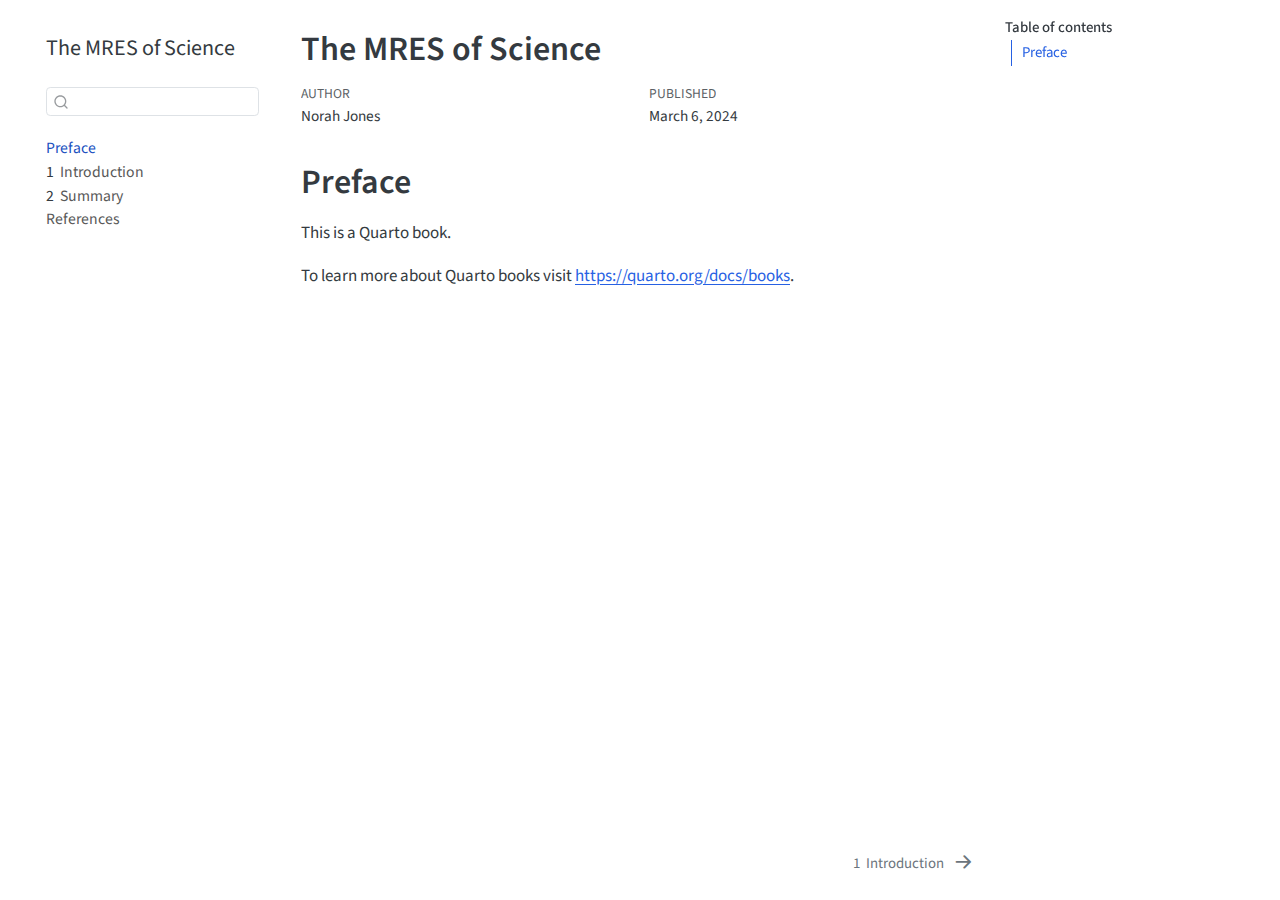
<file: _book/index.html>
<!DOCTYPE html>
<html xmlns="http://www.w3.org/1999/xhtml" lang="en" xml:lang="en"><head>

<meta charset="utf-8">
<meta name="generator" content="quarto-1.5.16">

<meta name="viewport" content="width=device-width, initial-scale=1.0, user-scalable=yes">

<meta name="author" content="Norah Jones">
<meta name="dcterms.date" content="2024-03-06">

<title>The MRES of Science</title>
<style>
code{white-space: pre-wrap;}
span.smallcaps{font-variant: small-caps;}
div.columns{display: flex; gap: min(4vw, 1.5em);}
div.column{flex: auto; overflow-x: auto;}
div.hanging-indent{margin-left: 1.5em; text-indent: -1.5em;}
ul.task-list{list-style: none;}
ul.task-list li input[type="checkbox"] {
  width: 0.8em;
  margin: 0 0.8em 0.2em -1em; /* quarto-specific, see https://github.com/quarto-dev/quarto-cli/issues/4556 */ 
  vertical-align: middle;
}
</style>


<script src="site_libs/quarto-nav/quarto-nav.js"></script>
<script src="site_libs/quarto-nav/headroom.min.js"></script>
<script src="site_libs/clipboard/clipboard.min.js"></script>
<script src="site_libs/quarto-search/autocomplete.umd.js"></script>
<script src="site_libs/quarto-search/fuse.min.js"></script>
<script src="site_libs/quarto-search/quarto-search.js"></script>
<meta name="quarto:offset" content="./">
<link href="./intro.html" rel="next">
<script src="site_libs/quarto-html/quarto.js"></script>
<script src="site_libs/quarto-html/popper.min.js"></script>
<script src="site_libs/quarto-html/tippy.umd.min.js"></script>
<script src="site_libs/quarto-html/anchor.min.js"></script>
<link href="site_libs/quarto-html/tippy.css" rel="stylesheet">
<link href="site_libs/quarto-html/quarto-syntax-highlighting.css" rel="stylesheet" id="quarto-text-highlighting-styles">
<script src="site_libs/bootstrap/bootstrap.min.js"></script>
<link href="site_libs/bootstrap/bootstrap-icons.css" rel="stylesheet">
<link href="site_libs/bootstrap/bootstrap.min.css" rel="stylesheet" id="quarto-bootstrap" data-mode="light">
<script id="quarto-search-options" type="application/json">{
  "location": "sidebar",
  "copy-button": false,
  "collapse-after": 3,
  "panel-placement": "start",
  "type": "textbox",
  "limit": 50,
  "keyboard-shortcut": [
    "f",
    "/",
    "s"
  ],
  "show-item-context": false,
  "language": {
    "search-no-results-text": "No results",
    "search-matching-documents-text": "matching documents",
    "search-copy-link-title": "Copy link to search",
    "search-hide-matches-text": "Hide additional matches",
    "search-more-match-text": "more match in this document",
    "search-more-matches-text": "more matches in this document",
    "search-clear-button-title": "Clear",
    "search-text-placeholder": "",
    "search-detached-cancel-button-title": "Cancel",
    "search-submit-button-title": "Submit",
    "search-label": "Search"
  }
}</script>


</head>

<body class="nav-sidebar floating">

<div id="quarto-search-results"></div>
  <header id="quarto-header" class="headroom fixed-top">
  <nav class="quarto-secondary-nav">
    <div class="container-fluid d-flex">
      <button type="button" class="quarto-btn-toggle btn" data-bs-toggle="collapse" data-bs-target=".quarto-sidebar-collapse-item" aria-controls="quarto-sidebar" aria-expanded="false" aria-label="Toggle sidebar navigation" onclick="if (window.quartoToggleHeadroom) { window.quartoToggleHeadroom(); }">
        <i class="bi bi-layout-text-sidebar-reverse"></i>
      </button>
        <nav class="quarto-page-breadcrumbs" aria-label="breadcrumb"><ol class="breadcrumb"><li class="breadcrumb-item"><a href="./index.html">Preface</a></li></ol></nav>
        <a class="flex-grow-1" role="button" data-bs-toggle="collapse" data-bs-target=".quarto-sidebar-collapse-item" aria-controls="quarto-sidebar" aria-expanded="false" aria-label="Toggle sidebar navigation" onclick="if (window.quartoToggleHeadroom) { window.quartoToggleHeadroom(); }">      
        </a>
      <button type="button" class="btn quarto-search-button" aria-label="" onclick="window.quartoOpenSearch();">
        <i class="bi bi-search"></i>
      </button>
    </div>
  </nav>
</header>
<!-- content -->
<div id="quarto-content" class="quarto-container page-columns page-rows-contents page-layout-article">
<!-- sidebar -->
  <nav id="quarto-sidebar" class="sidebar collapse collapse-horizontal quarto-sidebar-collapse-item sidebar-navigation floating overflow-auto">
    <div class="pt-lg-2 mt-2 text-left sidebar-header">
    <div class="sidebar-title mb-0 py-0">
      <a href="./">The MRES of Science</a> 
    </div>
      </div>
        <div class="mt-2 flex-shrink-0 align-items-center">
        <div class="sidebar-search">
        <div id="quarto-search" class="" title="Search"></div>
        </div>
        </div>
    <div class="sidebar-menu-container"> 
    <ul class="list-unstyled mt-1">
        <li class="sidebar-item">
  <div class="sidebar-item-container"> 
  <a href="./index.html" class="sidebar-item-text sidebar-link active">
 <span class="menu-text">Preface</span></a>
  </div>
</li>
        <li class="sidebar-item">
  <div class="sidebar-item-container"> 
  <a href="./intro.html" class="sidebar-item-text sidebar-link">
 <span class="menu-text"><span class="chapter-number">1</span>&nbsp; <span class="chapter-title">Introduction</span></span></a>
  </div>
</li>
        <li class="sidebar-item">
  <div class="sidebar-item-container"> 
  <a href="./summary.html" class="sidebar-item-text sidebar-link">
 <span class="menu-text"><span class="chapter-number">2</span>&nbsp; <span class="chapter-title">Summary</span></span></a>
  </div>
</li>
        <li class="sidebar-item">
  <div class="sidebar-item-container"> 
  <a href="./references.html" class="sidebar-item-text sidebar-link">
 <span class="menu-text">References</span></a>
  </div>
</li>
    </ul>
    </div>
</nav>
<div id="quarto-sidebar-glass" class="quarto-sidebar-collapse-item" data-bs-toggle="collapse" data-bs-target=".quarto-sidebar-collapse-item"></div>
<!-- margin-sidebar -->
    <div id="quarto-margin-sidebar" class="sidebar margin-sidebar">
        <nav id="TOC" role="doc-toc" class="toc-active">
    <h2 id="toc-title">Table of contents</h2>
   
  <ul>
  <li><a href="#preface" id="toc-preface" class="nav-link active" data-scroll-target="#preface">Preface</a></li>
  </ul>
</nav>
    </div>
<!-- main -->
<main class="content" id="quarto-document-content">

<header id="title-block-header" class="quarto-title-block default">
<div class="quarto-title">
<h1 class="title">The MRES of Science</h1>
</div>



<div class="quarto-title-meta">

    <div>
    <div class="quarto-title-meta-heading">Author</div>
    <div class="quarto-title-meta-contents">
             <p>Norah Jones </p>
          </div>
  </div>
    
    <div>
    <div class="quarto-title-meta-heading">Published</div>
    <div class="quarto-title-meta-contents">
      <p class="date">March 6, 2024</p>
    </div>
  </div>
  
    
  </div>
  


</header>


<section id="preface" class="level1 unnumbered">
<h1 class="unnumbered">Preface</h1>
<p>This is a Quarto book.</p>
<p>To learn more about Quarto books visit <a href="https://quarto.org/docs/books" class="uri">https://quarto.org/docs/books</a>.</p>


</section>

</main> <!-- /main -->
<script id="quarto-html-after-body" type="application/javascript">
window.document.addEventListener("DOMContentLoaded", function (event) {
  const toggleBodyColorMode = (bsSheetEl) => {
    const mode = bsSheetEl.getAttribute("data-mode");
    const bodyEl = window.document.querySelector("body");
    if (mode === "dark") {
      bodyEl.classList.add("quarto-dark");
      bodyEl.classList.remove("quarto-light");
    } else {
      bodyEl.classList.add("quarto-light");
      bodyEl.classList.remove("quarto-dark");
    }
  }
  const toggleBodyColorPrimary = () => {
    const bsSheetEl = window.document.querySelector("link#quarto-bootstrap");
    if (bsSheetEl) {
      toggleBodyColorMode(bsSheetEl);
    }
  }
  toggleBodyColorPrimary();  
  const icon = "";
  const anchorJS = new window.AnchorJS();
  anchorJS.options = {
    placement: 'right',
    icon: icon
  };
  anchorJS.add('.anchored');
  const isCodeAnnotation = (el) => {
    for (const clz of el.classList) {
      if (clz.startsWith('code-annotation-')) {                     
        return true;
      }
    }
    return false;
  }
  const clipboard = new window.ClipboardJS('.code-copy-button', {
    text: function(trigger) {
      const codeEl = trigger.previousElementSibling.cloneNode(true);
      for (const childEl of codeEl.children) {
        if (isCodeAnnotation(childEl)) {
          childEl.remove();
        }
      }
      return codeEl.innerText;
    }
  });
  clipboard.on('success', function(e) {
    // button target
    const button = e.trigger;
    // don't keep focus
    button.blur();
    // flash "checked"
    button.classList.add('code-copy-button-checked');
    var currentTitle = button.getAttribute("title");
    button.setAttribute("title", "Copied!");
    let tooltip;
    if (window.bootstrap) {
      button.setAttribute("data-bs-toggle", "tooltip");
      button.setAttribute("data-bs-placement", "left");
      button.setAttribute("data-bs-title", "Copied!");
      tooltip = new bootstrap.Tooltip(button, 
        { trigger: "manual", 
          customClass: "code-copy-button-tooltip",
          offset: [0, -8]});
      tooltip.show();    
    }
    setTimeout(function() {
      if (tooltip) {
        tooltip.hide();
        button.removeAttribute("data-bs-title");
        button.removeAttribute("data-bs-toggle");
        button.removeAttribute("data-bs-placement");
      }
      button.setAttribute("title", currentTitle);
      button.classList.remove('code-copy-button-checked');
    }, 1000);
    // clear code selection
    e.clearSelection();
  });
  function tippyHover(el, contentFn, onTriggerFn, onUntriggerFn) {
    const config = {
      allowHTML: true,
      maxWidth: 500,
      delay: 100,
      arrow: false,
      appendTo: function(el) {
          return el.parentElement;
      },
      interactive: true,
      interactiveBorder: 10,
      theme: 'quarto',
      placement: 'bottom-start',
    };
    if (contentFn) {
      config.content = contentFn;
    }
    if (onTriggerFn) {
      config.onTrigger = onTriggerFn;
    }
    if (onUntriggerFn) {
      config.onUntrigger = onUntriggerFn;
    }
    window.tippy(el, config); 
  }
  const noterefs = window.document.querySelectorAll('a[role="doc-noteref"]');
  for (var i=0; i<noterefs.length; i++) {
    const ref = noterefs[i];
    tippyHover(ref, function() {
      // use id or data attribute instead here
      let href = ref.getAttribute('data-footnote-href') || ref.getAttribute('href');
      try { href = new URL(href).hash; } catch {}
      const id = href.replace(/^#\/?/, "");
      const note = window.document.getElementById(id);
      return note.innerHTML;
    });
  }
  const xrefs = window.document.querySelectorAll('a.quarto-xref');
  const processXRef = (id, note) => {
    // Strip column container classes
    const stripColumnClz = (el) => {
      el.classList.remove("page-full", "page-columns");
      if (el.children) {
        for (const child of el.children) {
          stripColumnClz(child);
        }
      }
    }
    stripColumnClz(note)
    if (id === null || id.startsWith('sec-')) {
      // Special case sections, only their first couple elements
      const container = document.createElement("div");
      if (note.children && note.children.length > 2) {
        container.appendChild(note.children[0].cloneNode(true));
        for (let i = 1; i < note.children.length; i++) {
          const child = note.children[i];
          if (child.tagName === "P" && child.innerText === "") {
            continue;
          } else {
            container.appendChild(child.cloneNode(true));
            break;
          }
        }
        if (window.Quarto?.typesetMath) {
          window.Quarto.typesetMath(container);
        }
        return container.innerHTML
      } else {
        if (window.Quarto?.typesetMath) {
          window.Quarto.typesetMath(note);
        }
        return note.innerHTML;
      }
    } else {
      // Remove any anchor links if they are present
      const anchorLink = note.querySelector('a.anchorjs-link');
      if (anchorLink) {
        anchorLink.remove();
      }
      if (window.Quarto?.typesetMath) {
        window.Quarto.typesetMath(note);
      }
      // TODO in 1.5, we should make sure this works without a callout special case
      if (note.classList.contains("callout")) {
        return note.outerHTML;
      } else {
        return note.innerHTML;
      }
    }
  }
  for (var i=0; i<xrefs.length; i++) {
    const xref = xrefs[i];
    tippyHover(xref, undefined, function(instance) {
      instance.disable();
      let url = xref.getAttribute('href');
      let hash = undefined; 
      if (url.startsWith('#')) {
        hash = url;
      } else {
        try { hash = new URL(url).hash; } catch {}
      }
      if (hash) {
        const id = hash.replace(/^#\/?/, "");
        const note = window.document.getElementById(id);
        if (note !== null) {
          try {
            const html = processXRef(id, note.cloneNode(true));
            instance.setContent(html);
          } finally {
            instance.enable();
            instance.show();
          }
        } else {
          // See if we can fetch this
          fetch(url.split('#')[0])
          .then(res => res.text())
          .then(html => {
            const parser = new DOMParser();
            const htmlDoc = parser.parseFromString(html, "text/html");
            const note = htmlDoc.getElementById(id);
            if (note !== null) {
              const html = processXRef(id, note);
              instance.setContent(html);
            } 
          }).finally(() => {
            instance.enable();
            instance.show();
          });
        }
      } else {
        // See if we can fetch a full url (with no hash to target)
        // This is a special case and we should probably do some content thinning / targeting
        fetch(url)
        .then(res => res.text())
        .then(html => {
          const parser = new DOMParser();
          const htmlDoc = parser.parseFromString(html, "text/html");
          const note = htmlDoc.querySelector('main.content');
          if (note !== null) {
            // This should only happen for chapter cross references
            // (since there is no id in the URL)
            // remove the first header
            if (note.children.length > 0 && note.children[0].tagName === "HEADER") {
              note.children[0].remove();
            }
            const html = processXRef(null, note);
            instance.setContent(html);
          } 
        }).finally(() => {
          instance.enable();
          instance.show();
        });
      }
    }, function(instance) {
    });
  }
      let selectedAnnoteEl;
      const selectorForAnnotation = ( cell, annotation) => {
        let cellAttr = 'data-code-cell="' + cell + '"';
        let lineAttr = 'data-code-annotation="' +  annotation + '"';
        const selector = 'span[' + cellAttr + '][' + lineAttr + ']';
        return selector;
      }
      const selectCodeLines = (annoteEl) => {
        const doc = window.document;
        const targetCell = annoteEl.getAttribute("data-target-cell");
        const targetAnnotation = annoteEl.getAttribute("data-target-annotation");
        const annoteSpan = window.document.querySelector(selectorForAnnotation(targetCell, targetAnnotation));
        const lines = annoteSpan.getAttribute("data-code-lines").split(",");
        const lineIds = lines.map((line) => {
          return targetCell + "-" + line;
        })
        let top = null;
        let height = null;
        let parent = null;
        if (lineIds.length > 0) {
            //compute the position of the single el (top and bottom and make a div)
            const el = window.document.getElementById(lineIds[0]);
            top = el.offsetTop;
            height = el.offsetHeight;
            parent = el.parentElement.parentElement;
          if (lineIds.length > 1) {
            const lastEl = window.document.getElementById(lineIds[lineIds.length - 1]);
            const bottom = lastEl.offsetTop + lastEl.offsetHeight;
            height = bottom - top;
          }
          if (top !== null && height !== null && parent !== null) {
            // cook up a div (if necessary) and position it 
            let div = window.document.getElementById("code-annotation-line-highlight");
            if (div === null) {
              div = window.document.createElement("div");
              div.setAttribute("id", "code-annotation-line-highlight");
              div.style.position = 'absolute';
              parent.appendChild(div);
            }
            div.style.top = top - 2 + "px";
            div.style.height = height + 4 + "px";
            div.style.left = 0;
            let gutterDiv = window.document.getElementById("code-annotation-line-highlight-gutter");
            if (gutterDiv === null) {
              gutterDiv = window.document.createElement("div");
              gutterDiv.setAttribute("id", "code-annotation-line-highlight-gutter");
              gutterDiv.style.position = 'absolute';
              const codeCell = window.document.getElementById(targetCell);
              const gutter = codeCell.querySelector('.code-annotation-gutter');
              gutter.appendChild(gutterDiv);
            }
            gutterDiv.style.top = top - 2 + "px";
            gutterDiv.style.height = height + 4 + "px";
          }
          selectedAnnoteEl = annoteEl;
        }
      };
      const unselectCodeLines = () => {
        const elementsIds = ["code-annotation-line-highlight", "code-annotation-line-highlight-gutter"];
        elementsIds.forEach((elId) => {
          const div = window.document.getElementById(elId);
          if (div) {
            div.remove();
          }
        });
        selectedAnnoteEl = undefined;
      };
        // Handle positioning of the toggle
    window.addEventListener(
      "resize",
      throttle(() => {
        elRect = undefined;
        if (selectedAnnoteEl) {
          selectCodeLines(selectedAnnoteEl);
        }
      }, 10)
    );
    function throttle(fn, ms) {
    let throttle = false;
    let timer;
      return (...args) => {
        if(!throttle) { // first call gets through
            fn.apply(this, args);
            throttle = true;
        } else { // all the others get throttled
            if(timer) clearTimeout(timer); // cancel #2
            timer = setTimeout(() => {
              fn.apply(this, args);
              timer = throttle = false;
            }, ms);
        }
      };
    }
      // Attach click handler to the DT
      const annoteDls = window.document.querySelectorAll('dt[data-target-cell]');
      for (const annoteDlNode of annoteDls) {
        annoteDlNode.addEventListener('click', (event) => {
          const clickedEl = event.target;
          if (clickedEl !== selectedAnnoteEl) {
            unselectCodeLines();
            const activeEl = window.document.querySelector('dt[data-target-cell].code-annotation-active');
            if (activeEl) {
              activeEl.classList.remove('code-annotation-active');
            }
            selectCodeLines(clickedEl);
            clickedEl.classList.add('code-annotation-active');
          } else {
            // Unselect the line
            unselectCodeLines();
            clickedEl.classList.remove('code-annotation-active');
          }
        });
      }
  const findCites = (el) => {
    const parentEl = el.parentElement;
    if (parentEl) {
      const cites = parentEl.dataset.cites;
      if (cites) {
        return {
          el,
          cites: cites.split(' ')
        };
      } else {
        return findCites(el.parentElement)
      }
    } else {
      return undefined;
    }
  };
  var bibliorefs = window.document.querySelectorAll('a[role="doc-biblioref"]');
  for (var i=0; i<bibliorefs.length; i++) {
    const ref = bibliorefs[i];
    const citeInfo = findCites(ref);
    if (citeInfo) {
      tippyHover(citeInfo.el, function() {
        var popup = window.document.createElement('div');
        citeInfo.cites.forEach(function(cite) {
          var citeDiv = window.document.createElement('div');
          citeDiv.classList.add('hanging-indent');
          citeDiv.classList.add('csl-entry');
          var biblioDiv = window.document.getElementById('ref-' + cite);
          if (biblioDiv) {
            citeDiv.innerHTML = biblioDiv.innerHTML;
          }
          popup.appendChild(citeDiv);
        });
        return popup.innerHTML;
      });
    }
  }
});
</script>
<nav class="page-navigation">
  <div class="nav-page nav-page-previous">
  </div>
  <div class="nav-page nav-page-next">
      <a href="./intro.html" class="pagination-link" aria-label="Introduction">
        <span class="nav-page-text"><span class="chapter-number">1</span>&nbsp; <span class="chapter-title">Introduction</span></span> <i class="bi bi-arrow-right-short"></i>
      </a>
  </div>
</nav>
</div> <!-- /content -->




</body></html>
</file>
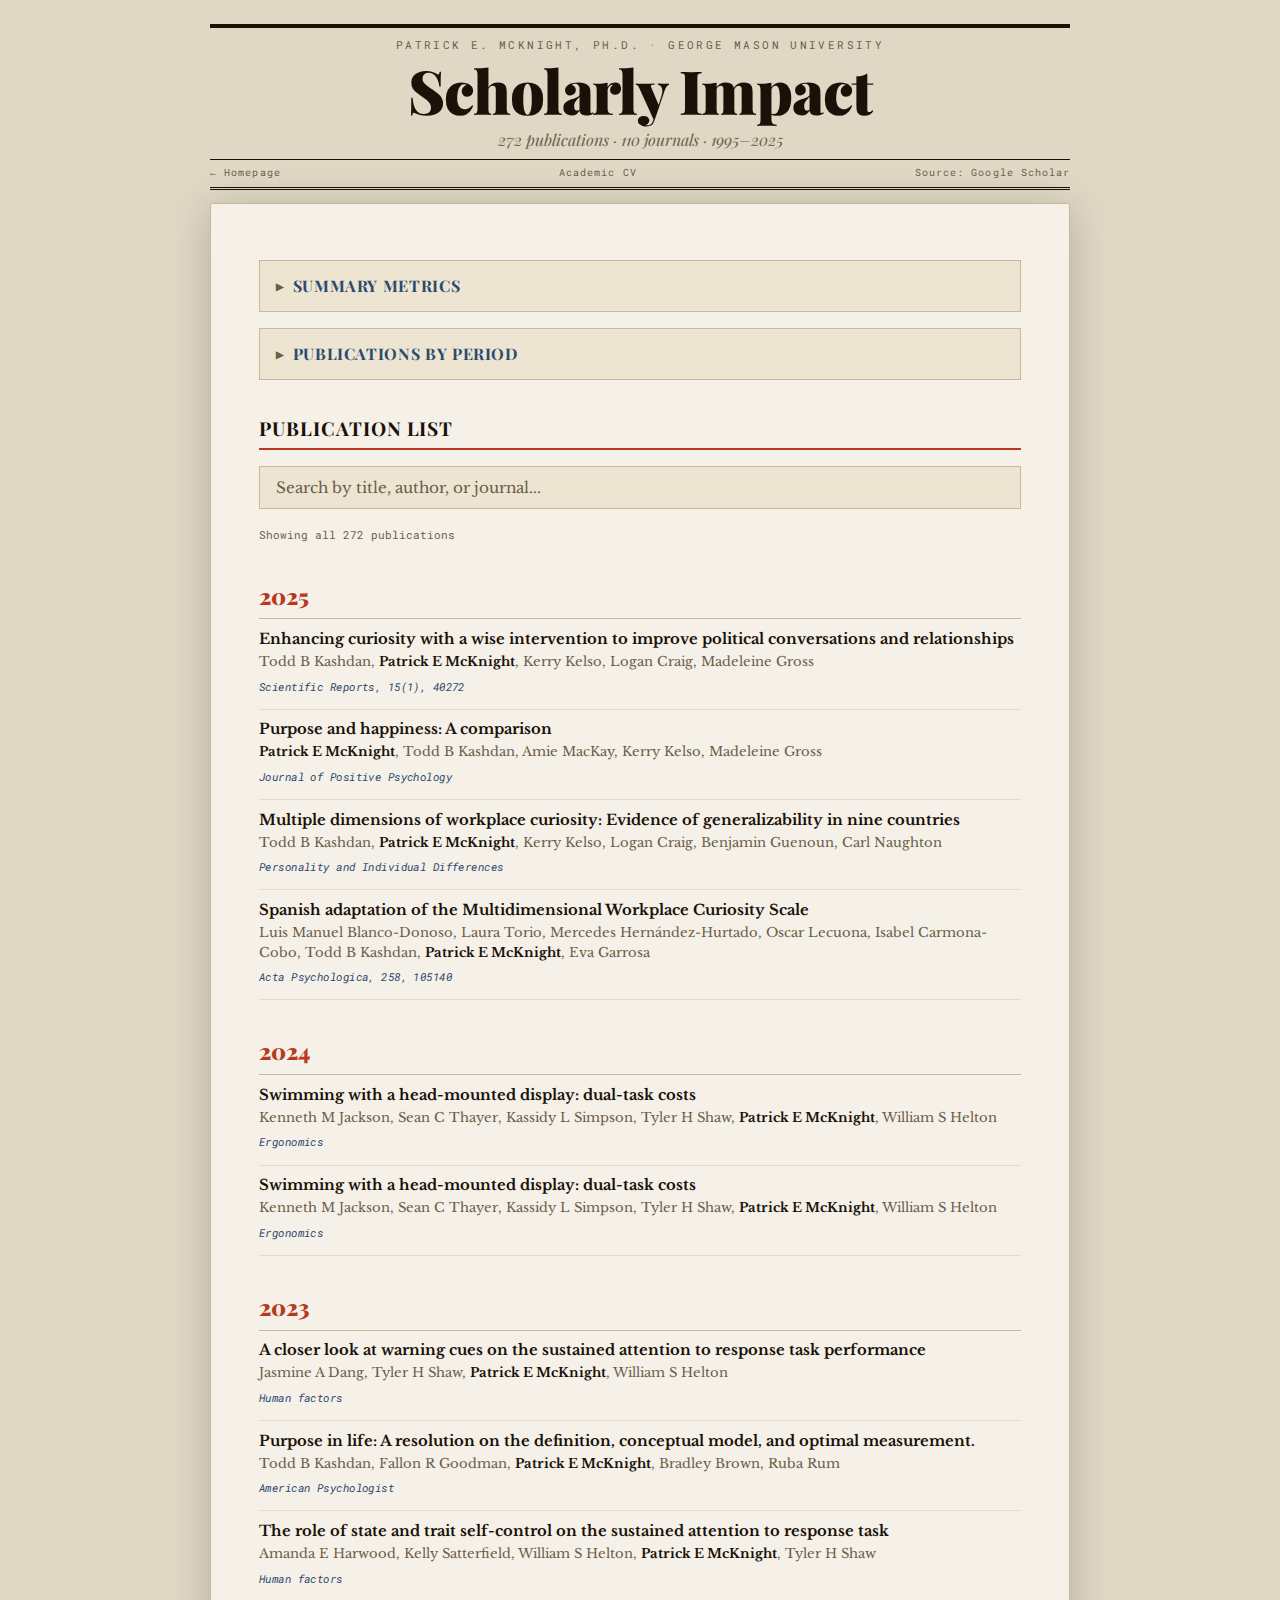
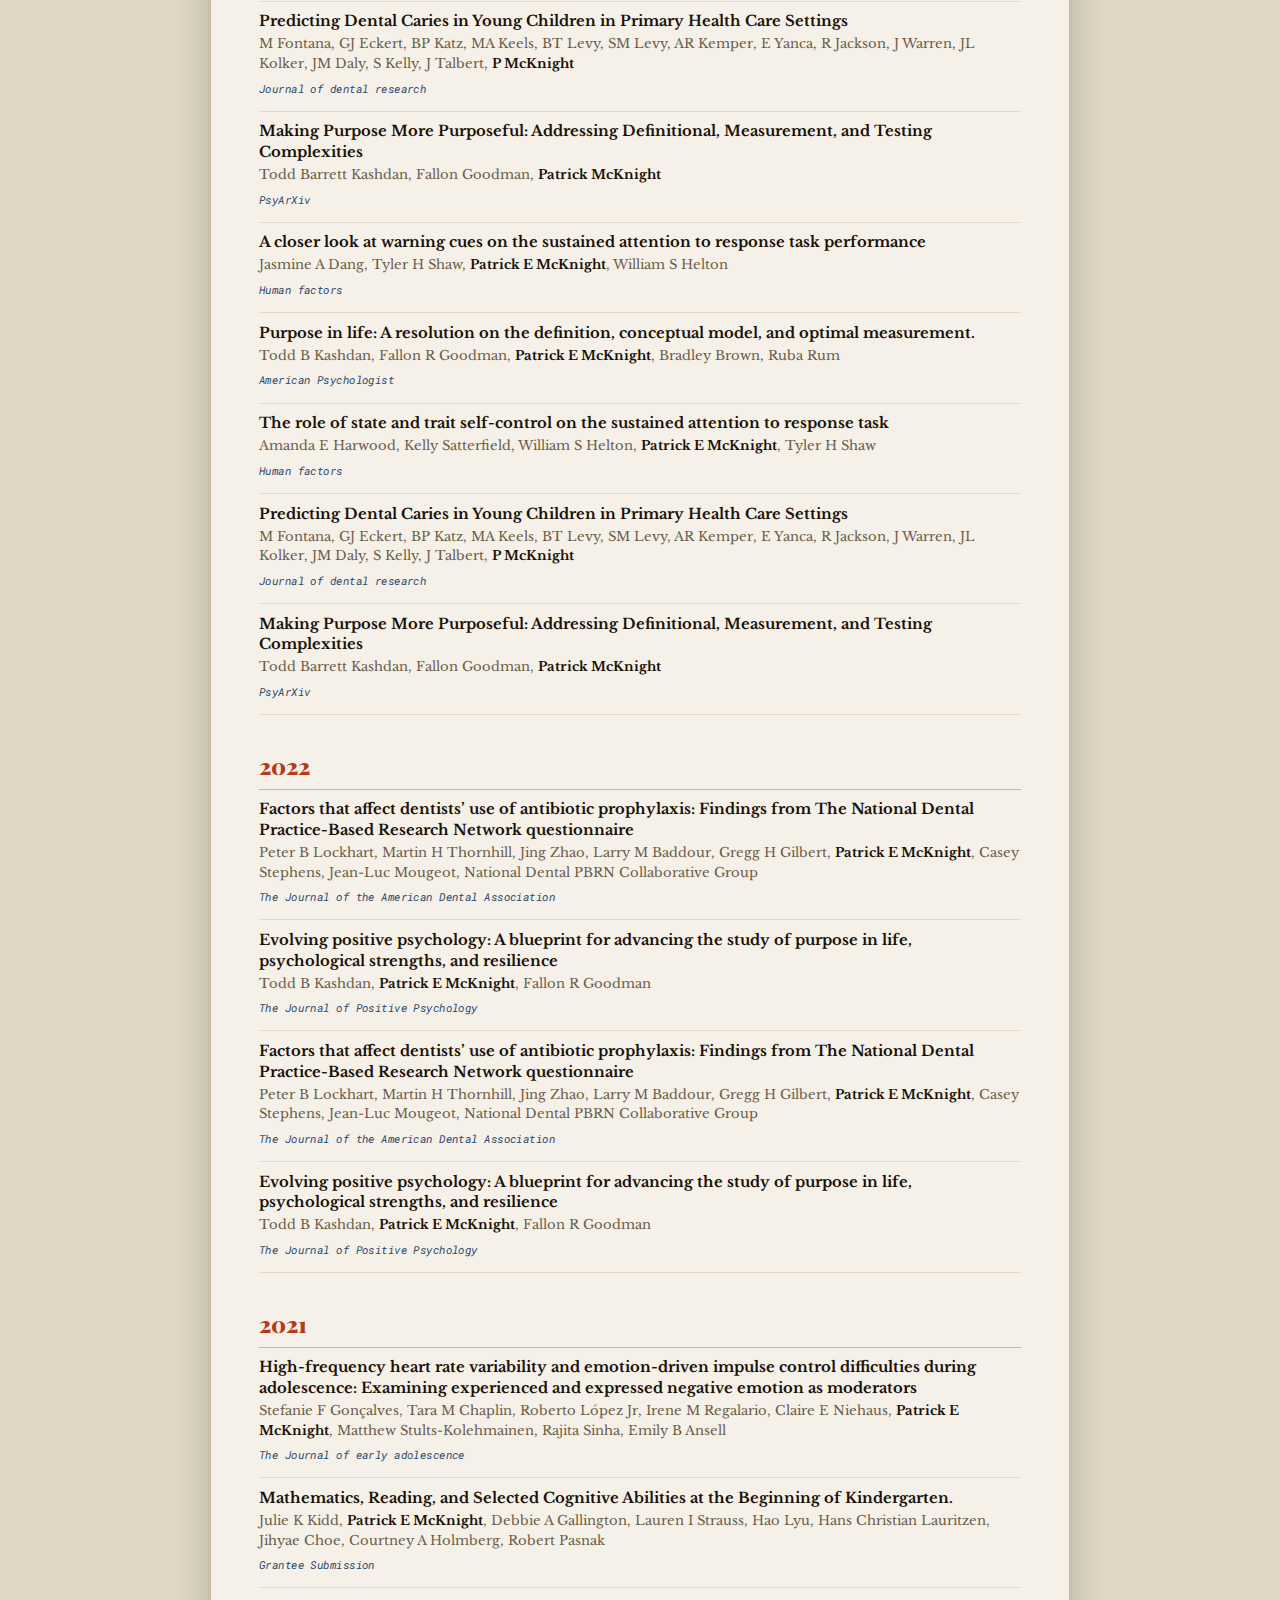
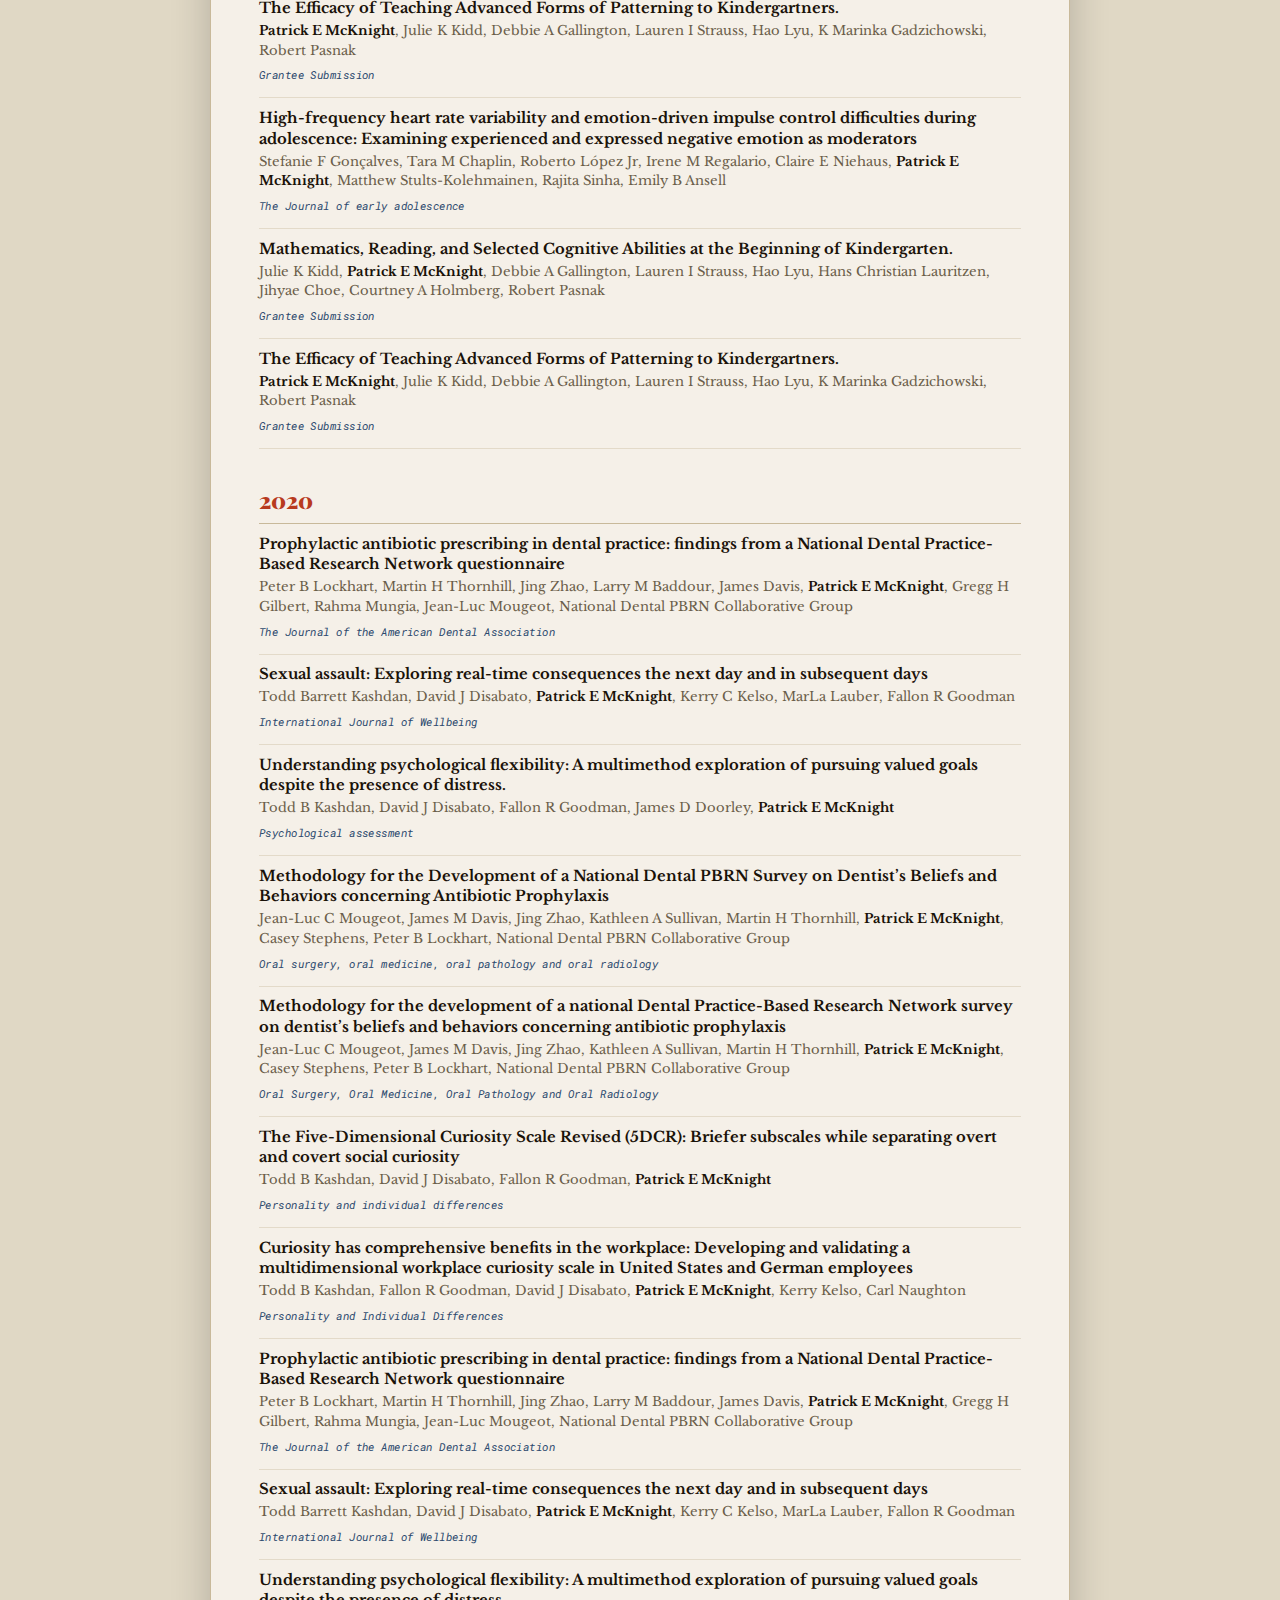
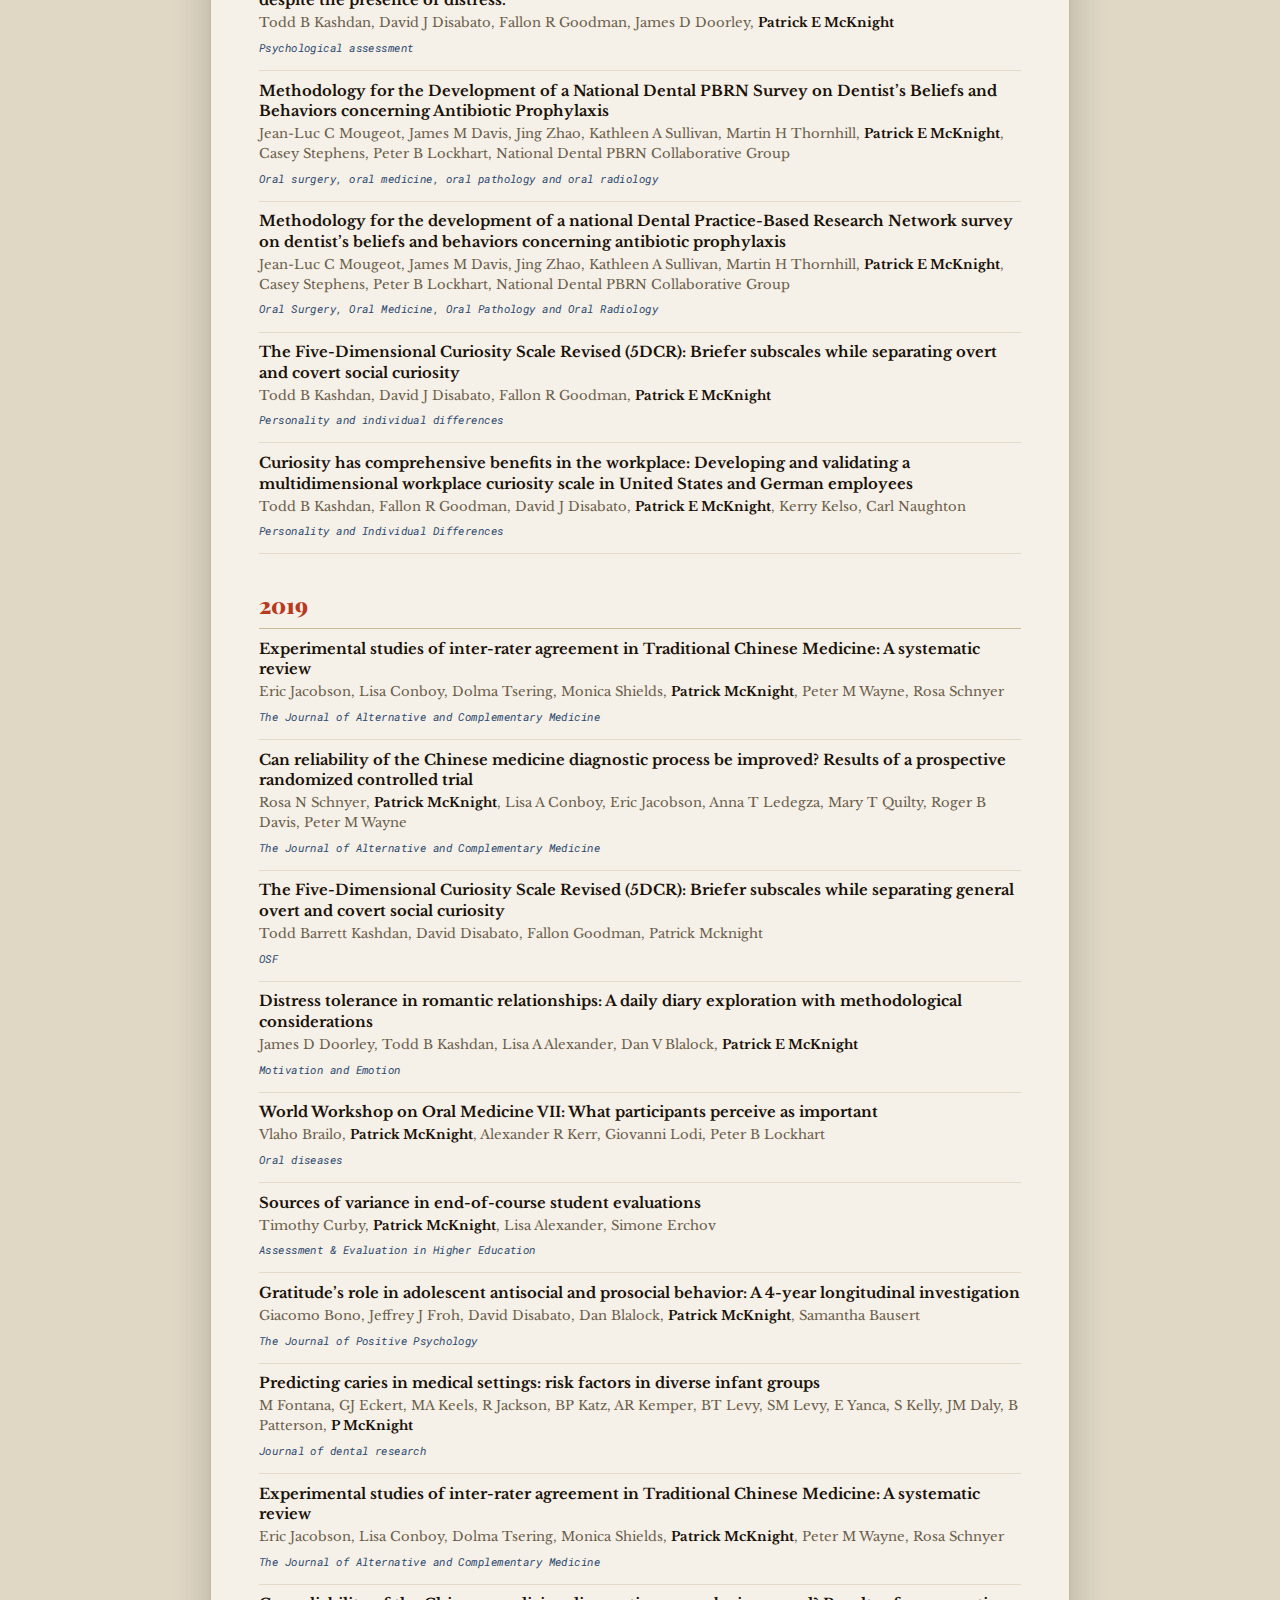
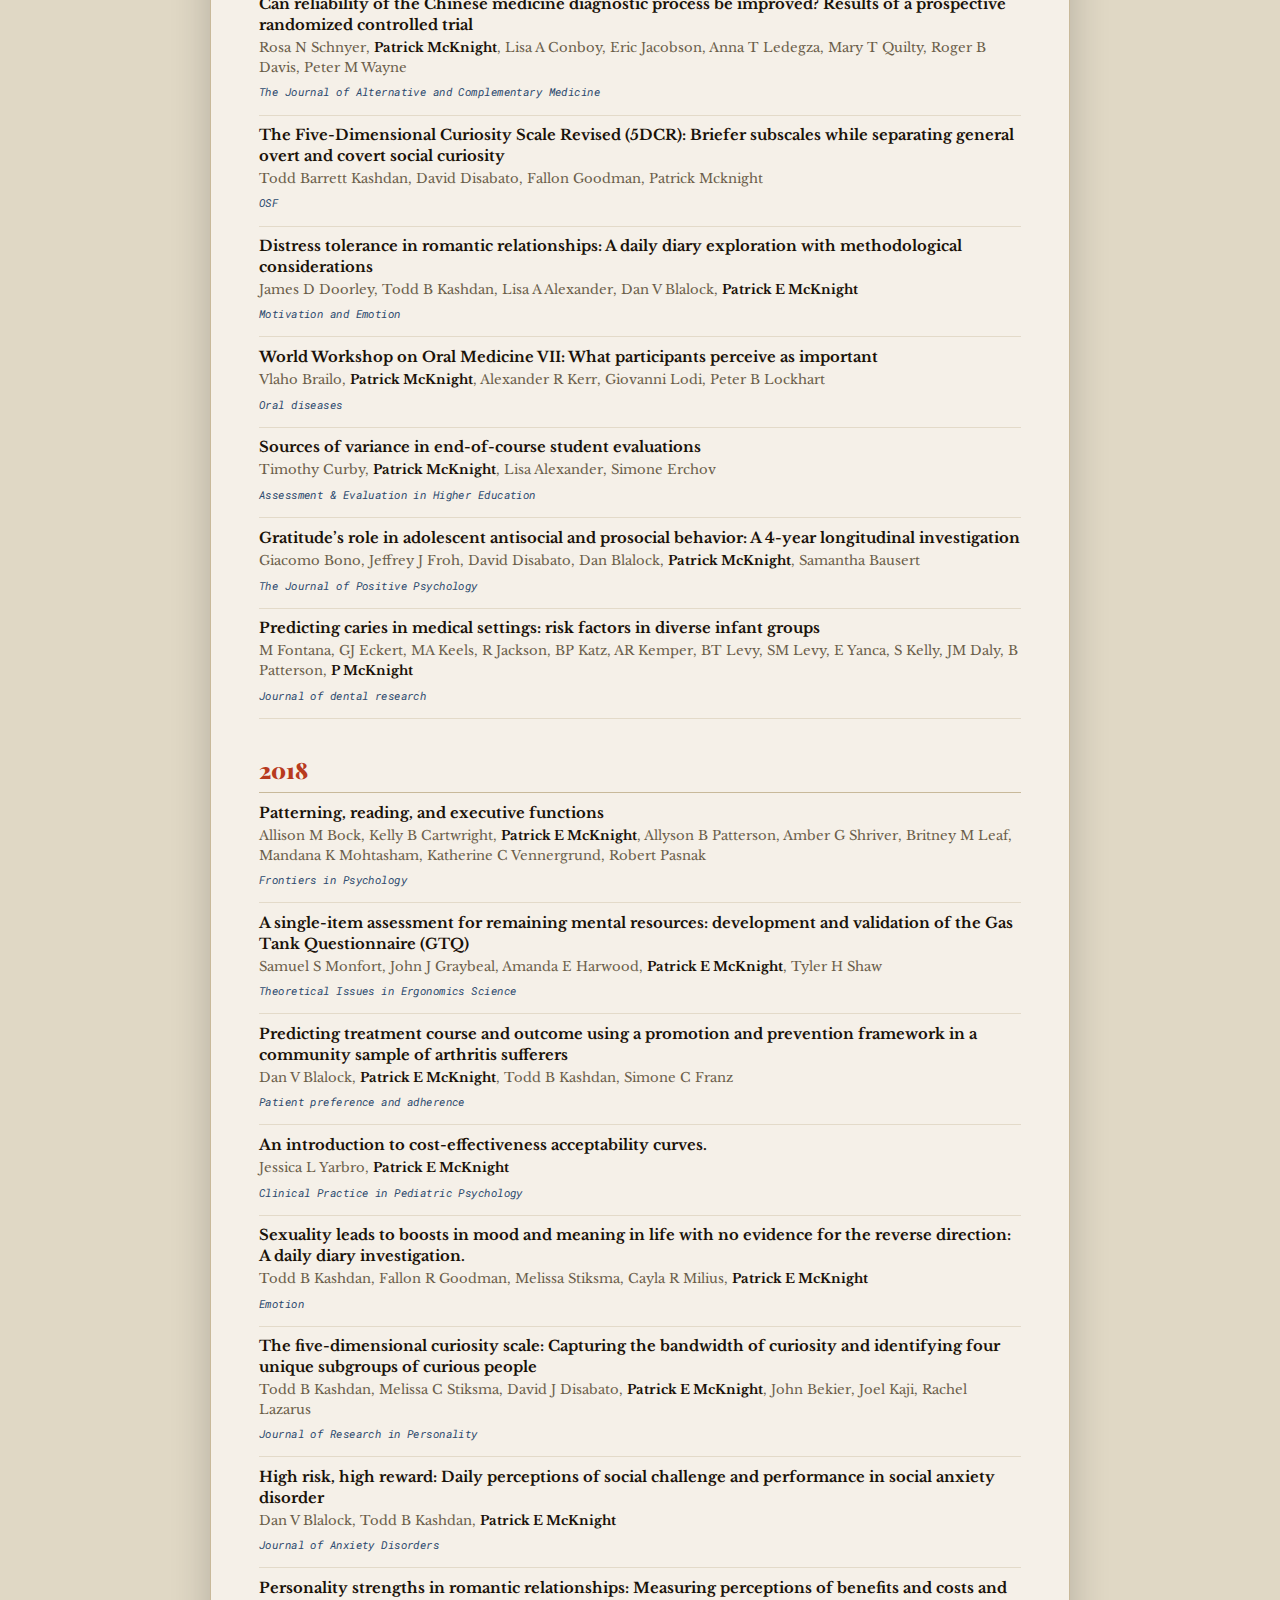
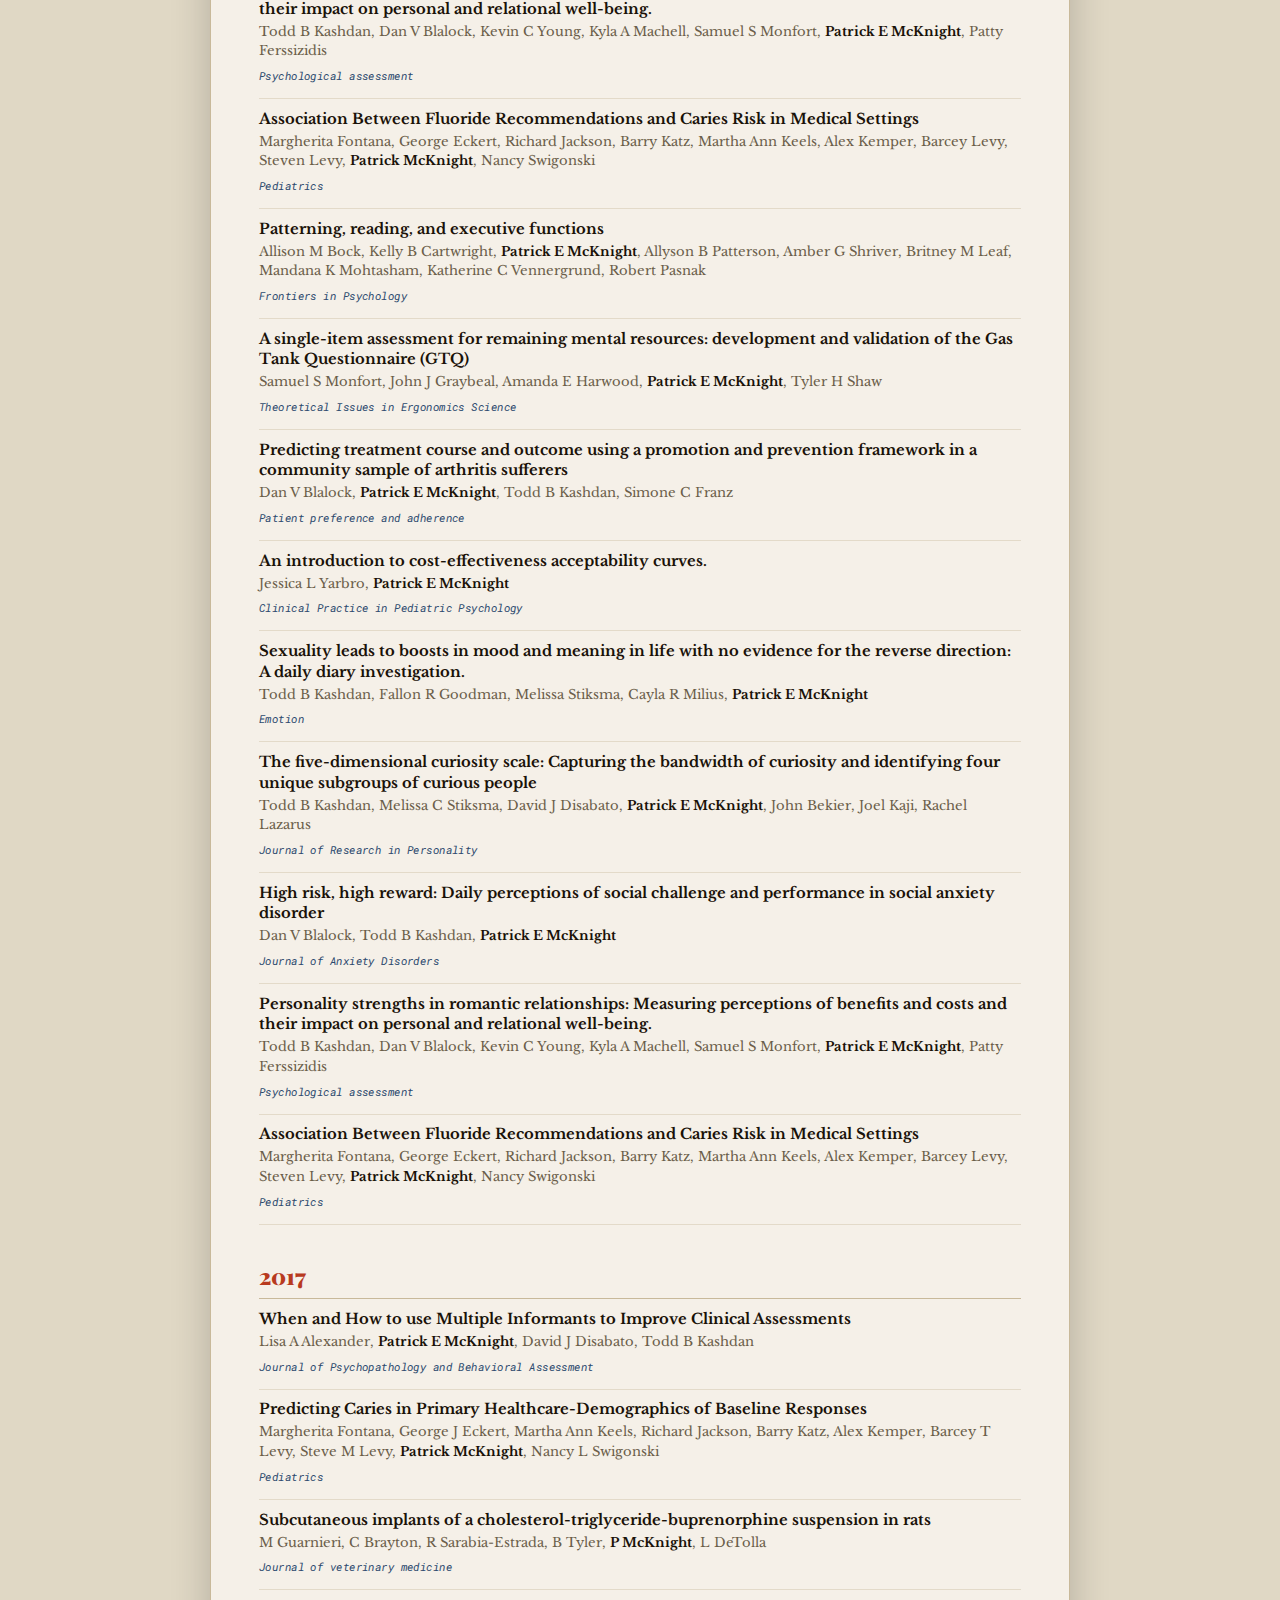
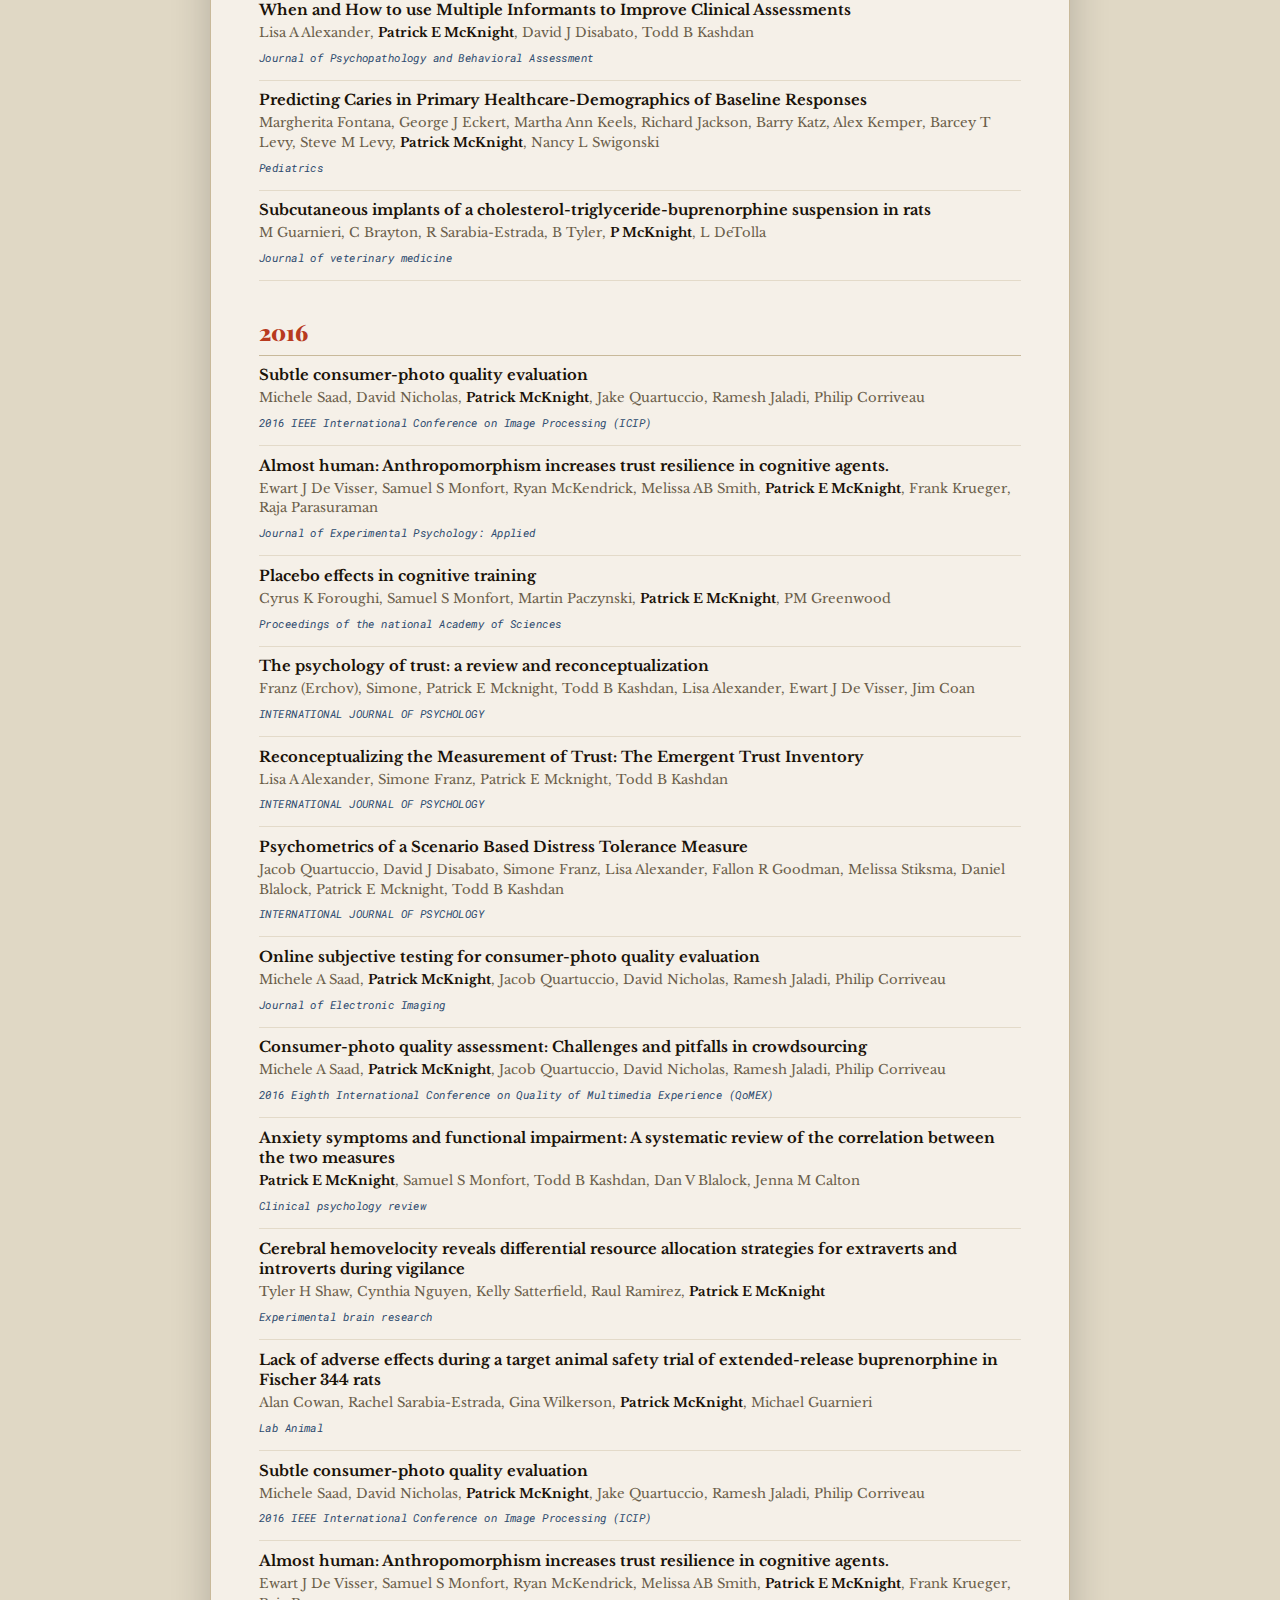
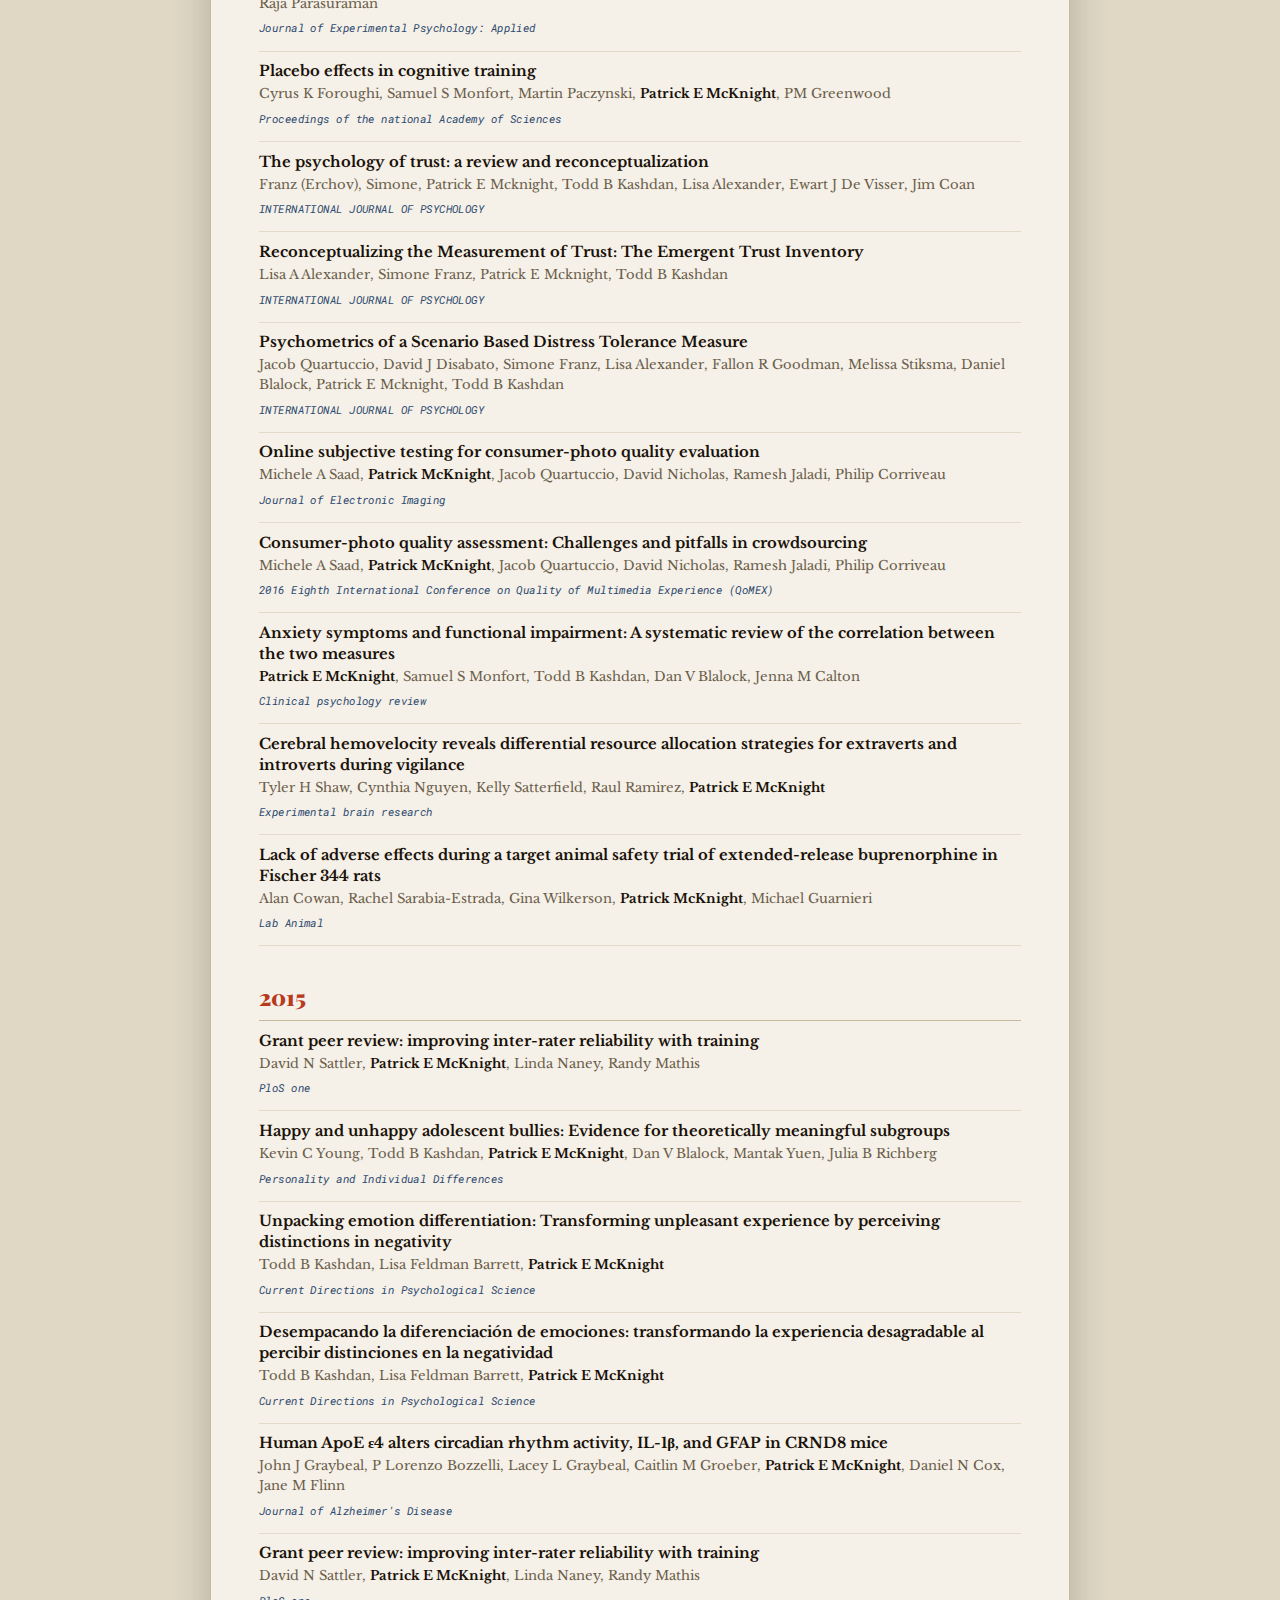
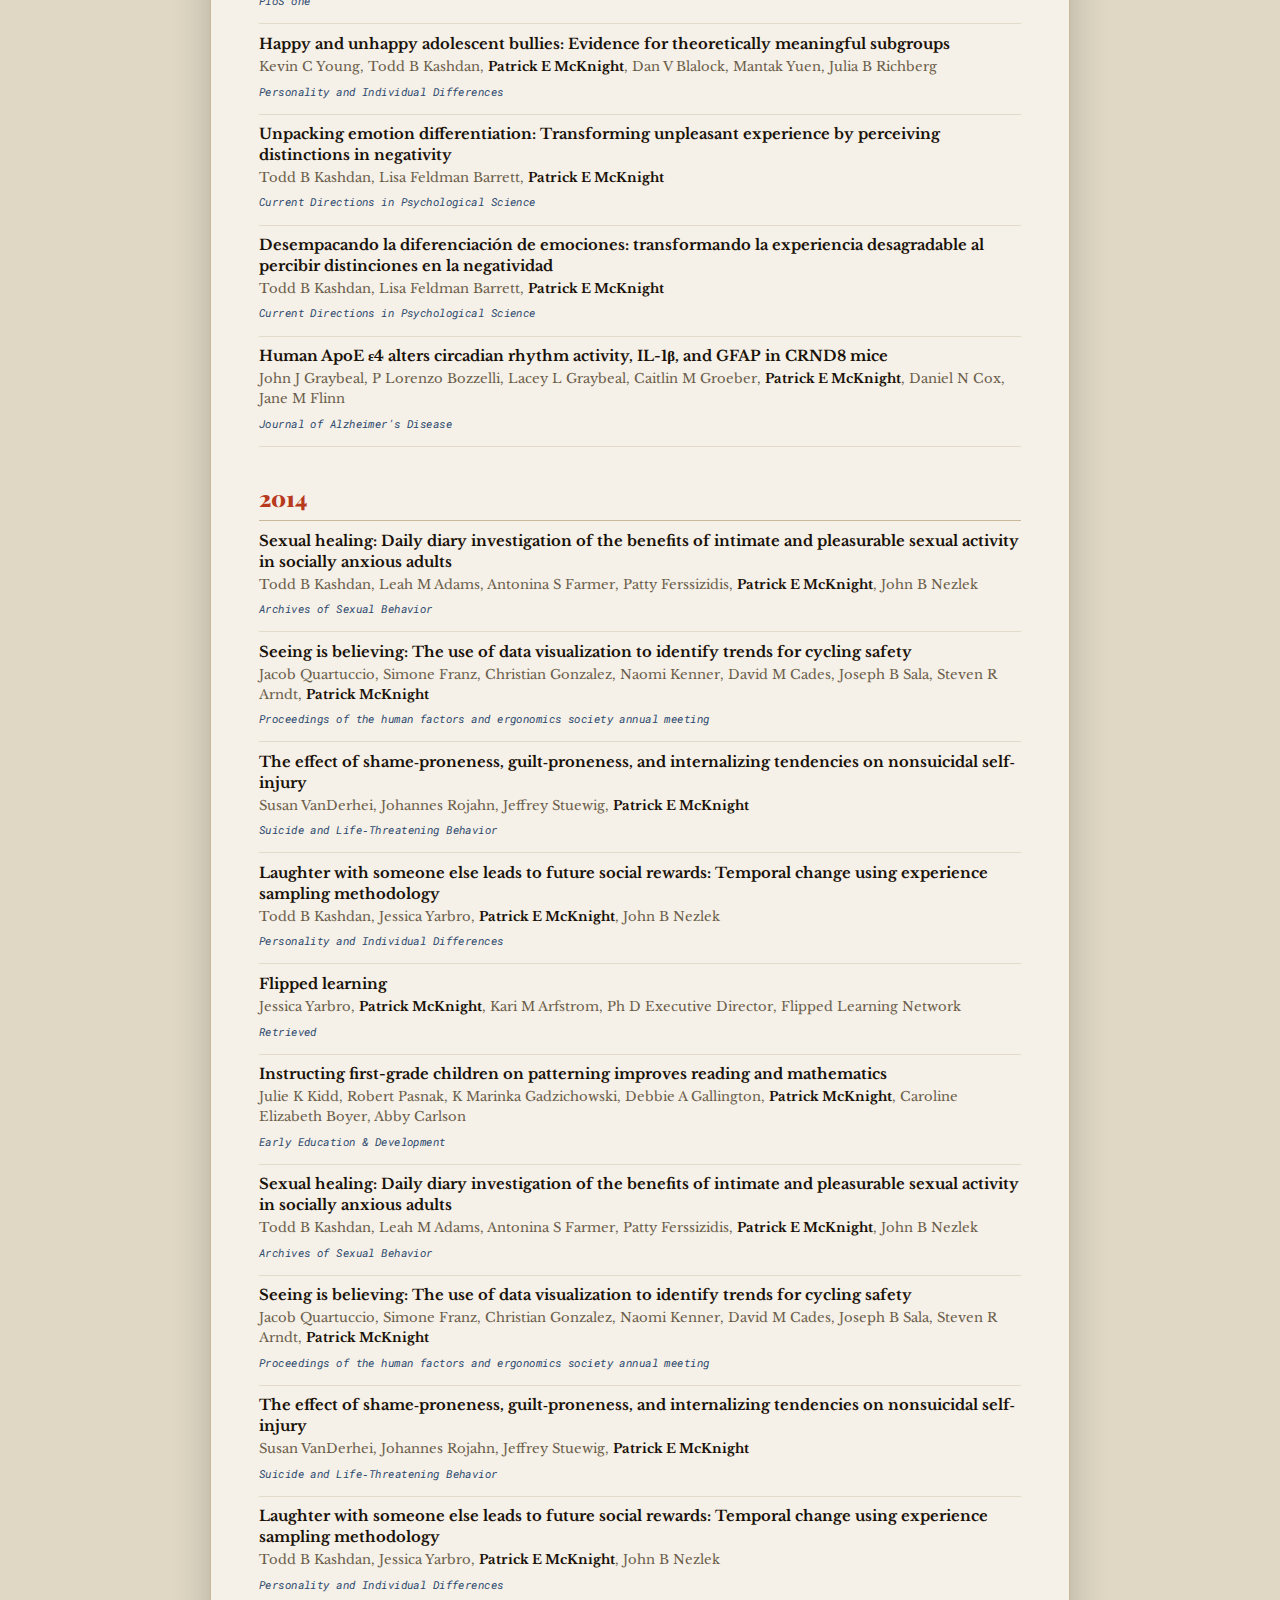
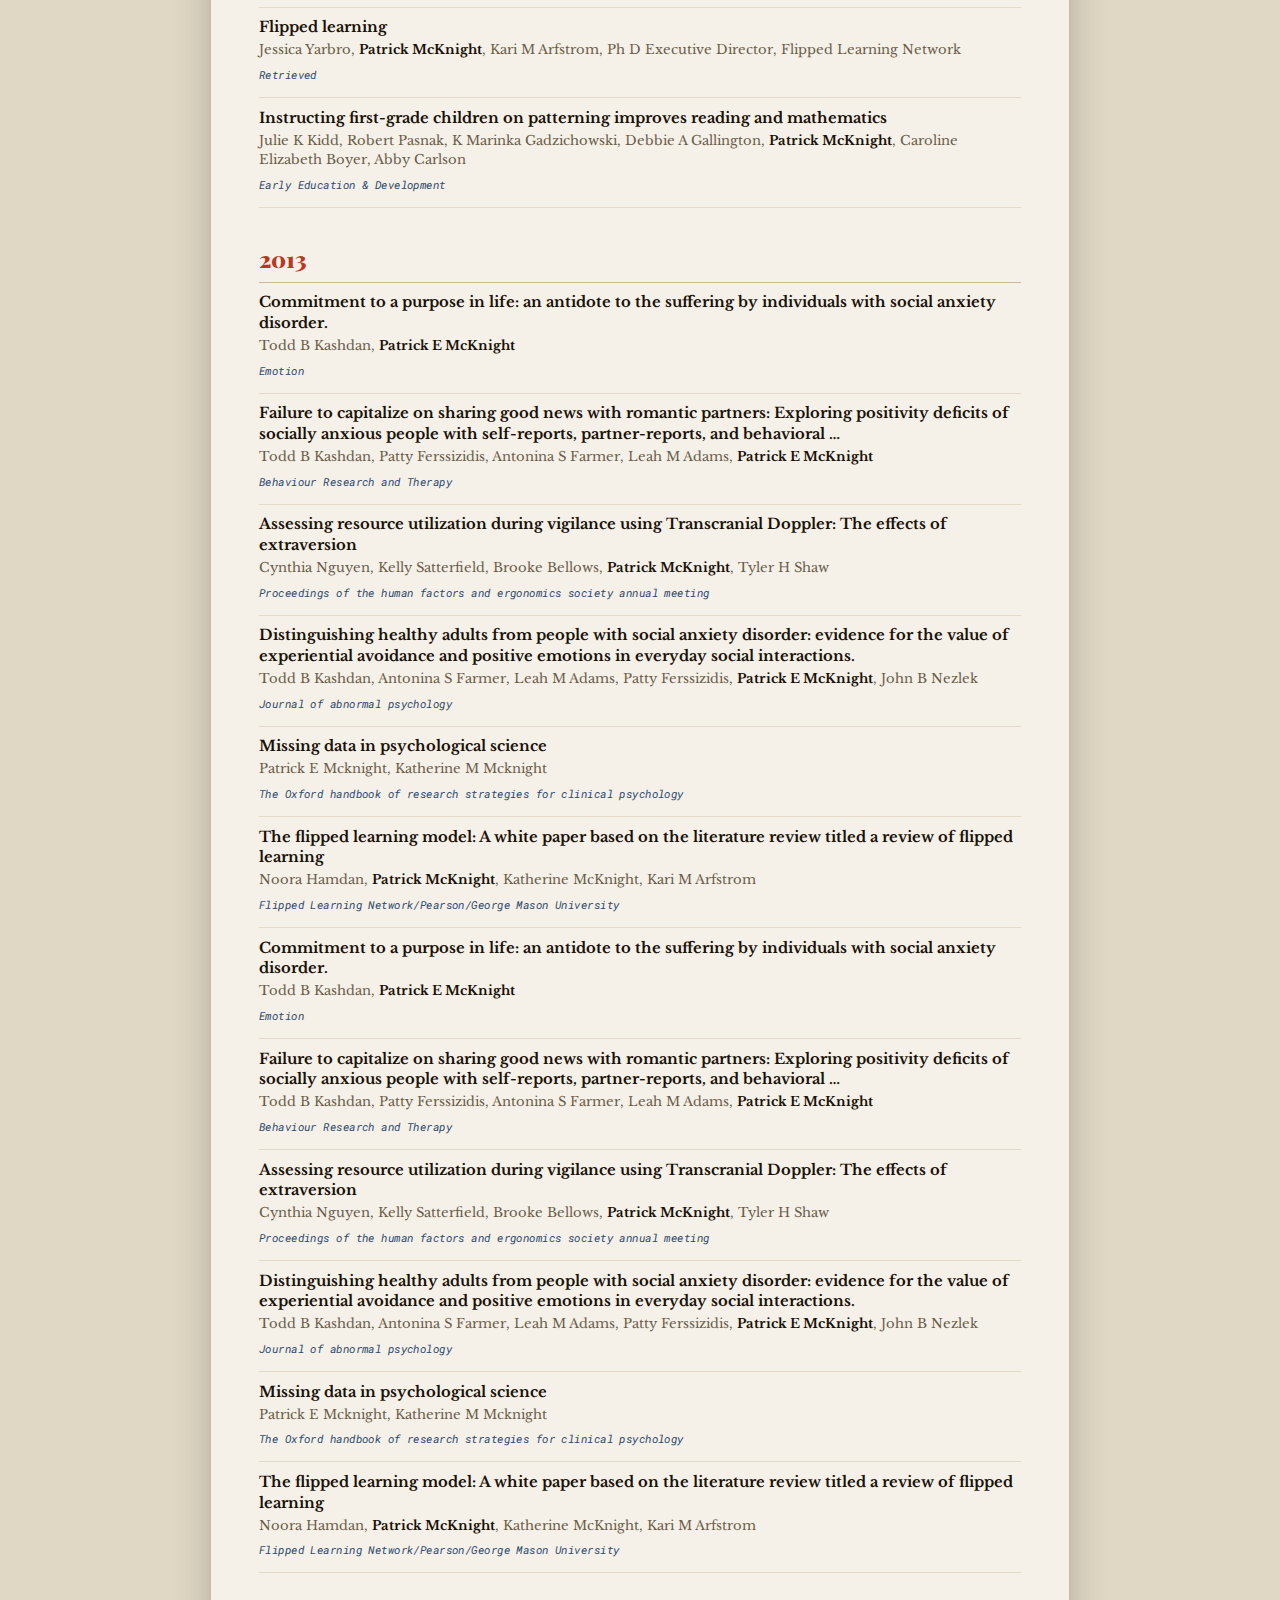
<file: impact/index.html>
<!DOCTYPE html>
<html lang="en">
<head>
<meta charset="UTF-8">
<meta name="viewport" content="width=device-width, initial-scale=1.0">
<title>Scholarly Impact — Patrick E. McKnight, Ph.D.</title>
<link href="https://fonts.googleapis.com/css2?family=Playfair+Display:ital,wght@0,400;0,700;0,900;1,400;1,700&family=Libre+Baskerville:ital,wght@0,400;0,700;1,400&family=Roboto+Mono:wght@400;600&display=swap" rel="stylesheet">
<style>
:root{--ink:#1a1208;--cream:#f5f0e8;--aged:#e0d8c5;--rust:#b83a1e;--steel:#2c4a6e;--gold:#c9962a;--muted:#6b5e4a;--div:#c8b99a;--card:#ede5d2;--green:#2a6e3f}
*,*::before,*::after{box-sizing:border-box;margin:0;padding:0}
body{background:var(--aged);color:var(--ink);font-family:'Libre Baskerville',Georgia,serif;font-size:16px;line-height:1.72;padding:1.5rem 1rem 3rem}
a{color:var(--steel);text-decoration:none;border-bottom:1px solid transparent;transition:border-color .2s}
a:hover{border-bottom-color:var(--rust)}

.masthead{max-width:860px;margin:0 auto;text-align:center;border-top:4px solid var(--ink);padding:.5rem 0 0}
.kicker{font-family:'Roboto Mono',monospace;font-size:.68rem;letter-spacing:.22em;text-transform:uppercase;color:var(--muted)}
.title{font-family:'Playfair Display',serif;font-size:clamp(2.2rem,6vw,3.8rem);font-weight:900;line-height:1.1;letter-spacing:-.02em;margin:.15rem 0}
.subtitle{font-family:'Playfair Display',serif;font-style:italic;font-size:1rem;color:var(--muted);margin:.1rem 0 .3rem}
.datebar{display:flex;justify-content:space-between;font-family:'Roboto Mono',monospace;font-size:.65rem;color:var(--muted);letter-spacing:.1em;border-top:1px solid var(--ink);border-bottom:3px double var(--ink);padding:.3rem 0;margin-top:.3rem;flex-wrap:wrap;gap:.2rem}

.paper{max-width:860px;margin:.8rem auto 0;background:var(--cream);padding:2.5rem 3rem 2.8rem;box-shadow:0 6px 40px rgba(0,0,0,.2);border:1px solid var(--div)}
@media(max-width:600px){.paper{padding:1.6rem 1.4rem}}

.stat-row{display:grid;grid-template-columns:repeat(3,1fr);gap:1px;background:var(--div);border:1px solid var(--div);margin:0 0 1.8rem}
@media(max-width:460px){.stat-row{grid-template-columns:1fr 1fr}}
.sc{background:var(--card);padding:1rem .8rem;text-align:center}
.sc .v{font-family:'Playfair Display',serif;font-size:2.2rem;font-weight:900;line-height:1;color:var(--steel)}
.sc .l{font-family:'Roboto Mono',monospace;font-size:.63rem;letter-spacing:.12em;text-transform:uppercase;color:var(--muted);margin-top:.25rem}

.sh{font-family:'Playfair Display',serif;font-size:1.2rem;font-weight:700;text-transform:uppercase;letter-spacing:.05em;border-bottom:2px solid var(--rust);padding-bottom:.2rem;margin:2rem 0 1rem}

.chart-wrap{background:var(--card);border:1px solid var(--div);padding:1.2rem;margin:1.5rem 0;overflow-x:auto}
.chart-label{font-family:'Roboto Mono',monospace;font-size:.66rem;letter-spacing:.14em;text-transform:uppercase;color:var(--muted);margin-bottom:.6rem}
svg.chart{height:auto;display:block}

.search-box{width:100%;font-family:'Libre Baskerville',serif;font-size:.95rem;padding:.7rem 1rem;border:1px solid var(--div);background:var(--card);color:var(--ink);outline:none;transition:border-color .2s;margin-bottom:1rem}
.search-box:focus{border-color:var(--steel)}
.search-box::placeholder{color:var(--muted)}
.search-count{font-family:'Roboto Mono',monospace;font-size:.7rem;color:var(--muted);margin-bottom:1rem}

.year-header{font-family:'Playfair Display',serif;font-size:1.4rem;font-weight:900;color:var(--rust);border-bottom:1px solid var(--div);padding:.5rem 0 .2rem;margin-top:1.5rem}
.pub{padding:.6rem 0;border-bottom:1px solid rgba(200,185,154,.4)}
.pub:last-child{border-bottom:none}
.pub-title{font-size:.92rem;font-weight:700;line-height:1.4;margin-bottom:.15rem}
.pub-authors{font-size:.82rem;color:var(--muted);line-height:1.5}
.pub-authors strong{color:var(--ink)}
.pub-journal{font-family:'Roboto Mono',monospace;font-size:.68rem;color:var(--steel);letter-spacing:.04em;font-style:italic}

.footer{border-top:3px double var(--ink);padding-top:.7rem;margin-top:2rem;display:flex;justify-content:space-between;flex-wrap:wrap;gap:.3rem;font-family:'Roboto Mono',monospace;font-size:.63rem;color:var(--muted);letter-spacing:.07em}
hr{border:none;border-top:1px solid var(--div);margin:1.5rem 0}

details.callout{border:1px solid var(--div);background:var(--card);margin:1rem 0;transition:box-shadow .2s}
details.callout[open]{box-shadow:0 2px 8px rgba(0,0,0,.08)}
details.callout summary{font-family:'Playfair Display',serif;font-size:1rem;font-weight:700;text-transform:uppercase;letter-spacing:.04em;padding:.7rem 1rem;cursor:pointer;color:var(--steel);list-style:none;display:flex;align-items:center;gap:.5rem;user-select:none}
details.callout summary::-webkit-details-marker{display:none}
details.callout summary::before{content:'\25B6';font-size:.6rem;transition:transform .2s;color:var(--muted)}
details.callout[open] summary::before{transform:rotate(90deg)}
details.callout summary:hover{color:var(--rust)}
details.callout .callout-body{padding:0 1rem 1rem}
</style>
</head>
<body>

<div class="masthead">
  <div class="kicker"><a href="../" style="color:inherit;border:none">Patrick E. McKnight, Ph.D.</a> · George Mason University</div>
  <div class="title">Scholarly Impact</div>
  <div class="subtitle">272 publications · 110 journals · 1995–2025</div>
  <div class="datebar">
    <span><a href="../" style="color:inherit;border:none">&larr; Homepage</a></span>
    <span><a href="../cv/" style="color:inherit;border:none">Academic CV</a></span>
    <span>Source: Google Scholar</span>
  </div>
</div>

<div class="paper">

  <details class="callout">
    <summary>Summary Metrics</summary>
    <div class="callout-body">
      <div class="stat-row">
        <div class="sc"><div class="v">272</div><div class="l">Publications</div></div>
        <div class="sc"><div class="v">110</div><div class="l">Unique Journals</div></div>
        <div class="sc"><div class="v">31</div><div class="l">Years Active</div></div>
      </div>
    </div>
  </details>

  <details class="callout">
    <summary>Publications by Period</summary>
    <div class="callout-body">
      <div class="chart-wrap">
        <div class="chart-label">Publication count by 5-year period</div>
        <svg class="chart" viewBox="0 0 472 220" xmlns="http://www.w3.org/2000/svg">
          <line x1="55" y1="190" x2="456" y2="190" stroke="#c8b99a" stroke-width="1"/>
          <rect x="60" y="163.33333333333334" width="48" height="26.666666666666664" fill="#2c4a6e" opacity="0.85"/>
          <text x="84.0" y="158.33333333333334" text-anchor="middle" font-family="Roboto Mono" font-size="10" fill="#1a1208" font-weight="700">12</text>
          <text x="84.0" y="207" text-anchor="middle" font-family="Roboto Mono" font-size="8" fill="#6b5e4a">1995-1999</text>
          <rect x="116" y="123.33333333333333" width="48" height="66.66666666666667" fill="#2c4a6e" opacity="0.85"/>
          <text x="140.0" y="118.33333333333333" text-anchor="middle" font-family="Roboto Mono" font-size="10" fill="#1a1208" font-weight="700">30</text>
          <text x="140.0" y="207" text-anchor="middle" font-family="Roboto Mono" font-size="8" fill="#6b5e4a">2000-2004</text>
          <rect x="172" y="92.22222222222221" width="48" height="97.77777777777779" fill="#2c4a6e" opacity="0.85"/>
          <text x="196.0" y="87.22222222222221" text-anchor="middle" font-family="Roboto Mono" font-size="10" fill="#1a1208" font-weight="700">44</text>
          <text x="196.0" y="207" text-anchor="middle" font-family="Roboto Mono" font-size="8" fill="#6b5e4a">2005-2009</text>
          <rect x="228" y="43.33333333333334" width="48" height="146.66666666666666" fill="#2c4a6e" opacity="0.85"/>
          <text x="252.0" y="38.33333333333334" text-anchor="middle" font-family="Roboto Mono" font-size="10" fill="#1a1208" font-weight="700">66</text>
          <text x="252.0" y="207" text-anchor="middle" font-family="Roboto Mono" font-size="8" fill="#6b5e4a">2010-2014</text>
          <rect x="284" y="30.0" width="48" height="160.0" fill="#2c4a6e" opacity="0.85"/>
          <text x="308.0" y="25.0" text-anchor="middle" font-family="Roboto Mono" font-size="10" fill="#1a1208" font-weight="700">72</text>
          <text x="308.0" y="207" text-anchor="middle" font-family="Roboto Mono" font-size="8" fill="#6b5e4a">2015-2019</text>
          <rect x="340" y="110.0" width="48" height="80.0" fill="#2c4a6e" opacity="0.85"/>
          <text x="364.0" y="105.0" text-anchor="middle" font-family="Roboto Mono" font-size="10" fill="#1a1208" font-weight="700">36</text>
          <text x="364.0" y="207" text-anchor="middle" font-family="Roboto Mono" font-size="8" fill="#6b5e4a">2020-2024</text>
          <rect x="396" y="181.11" width="48" height="8.89" fill="#c9962a" opacity="0.85"/>
          <text x="420.0" y="176.11" text-anchor="middle" font-family="Roboto Mono" font-size="10" fill="#1a1208" font-weight="700">4</text>
          <text x="420.0" y="207" text-anchor="middle" font-family="Roboto Mono" font-size="8" fill="#6b5e4a">2025-2029</text>
        </svg>
      </div>
    </div>
  </details>

  <h2 class="sh">Publication List</h2>

  <input type="text" class="search-box" id="search" placeholder="Search by title, author, or journal..." oninput="filterPubs()">
  <div class="search-count" id="count">Showing all 272 publications</div>

  <div id="pub-list">
<div class="year-header" id="y2025">2025</div>
    <div class="pub" data-search="enhancing curiosity with a wise intervention to improve political conversations and relationships todd b kashdan, <strong>patrick e mcknight</strong>, kerry kelso, logan craig, madeleine gross scientific reports">
      <div class="pub-title">Enhancing curiosity with a wise intervention to improve political conversations and relationships</div>
      <div class="pub-authors">Todd B Kashdan, <strong>Patrick E McKnight</strong>, Kerry Kelso, Logan Craig, Madeleine Gross</div>
      <span class="pub-journal">Scientific Reports, 15(1), 40272</span>
    </div>
    <div class="pub" data-search="purpose and happiness: a comparison <strong>patrick e mcknight</strong>, todd b kashdan, amie mackay, kerry kelso, madeleine gross journal of positive psychology">
      <div class="pub-title">Purpose and happiness: A comparison</div>
      <div class="pub-authors"><strong>Patrick E McKnight</strong>, Todd B Kashdan, Amie MacKay, Kerry Kelso, Madeleine Gross</div>
      <span class="pub-journal">Journal of Positive Psychology</span>
    </div>
    <div class="pub" data-search="multiple dimensions of workplace curiosity: evidence of generalizability in nine countries todd b kashdan, <strong>patrick e mcknight</strong>, kerry kelso, logan craig, benjamin guenoun, carl naughton personality and individual differences">
      <div class="pub-title">Multiple dimensions of workplace curiosity: Evidence of generalizability in nine countries</div>
      <div class="pub-authors">Todd B Kashdan, <strong>Patrick E McKnight</strong>, Kerry Kelso, Logan Craig, Benjamin Guenoun, Carl Naughton</div>
      <span class="pub-journal">Personality and Individual Differences</span>
    </div>
    <div class="pub" data-search="spanish adaptation of the multidimensional workplace curiosity scale luis manuel blanco-donoso, laura torio, mercedes hernández-hurtado, oscar lecuona, isabel carmona-cobo, todd b kashdan, <strong>patrick e mcknight</strong>, eva garrosa acta psychologica">
      <div class="pub-title">Spanish adaptation of the Multidimensional Workplace Curiosity Scale</div>
      <div class="pub-authors">Luis Manuel Blanco-Donoso, Laura Torio, Mercedes Hernández-Hurtado, Oscar Lecuona, Isabel Carmona-Cobo, Todd B Kashdan, <strong>Patrick E McKnight</strong>, Eva Garrosa</div>
      <span class="pub-journal">Acta Psychologica, 258, 105140</span>
    </div>
<div class="year-header" id="y2024">2024</div>
    <div class="pub" data-search="swimming with a head-mounted display: dual-task costs kenneth m jackson, sean c thayer, kassidy l simpson, tyler h shaw, <strong>patrick e mcknight</strong>, william s helton ergonomics">
      <div class="pub-title">Swimming with a head-mounted display: dual-task costs</div>
      <div class="pub-authors">Kenneth M Jackson, Sean C Thayer, Kassidy L Simpson, Tyler H Shaw, <strong>Patrick E McKnight</strong>, William S Helton</div>
      <span class="pub-journal">Ergonomics</span>
    </div>
    <div class="pub" data-search="swimming with a head-mounted display: dual-task costs kenneth m jackson, sean c thayer, kassidy l simpson, tyler h shaw, <strong>patrick e mcknight</strong>, william s helton ergonomics">
      <div class="pub-title">Swimming with a head-mounted display: dual-task costs</div>
      <div class="pub-authors">Kenneth M Jackson, Sean C Thayer, Kassidy L Simpson, Tyler H Shaw, <strong>Patrick E McKnight</strong>, William S Helton</div>
      <span class="pub-journal">Ergonomics</span>
    </div>
    <div class="year-header" id="y2023">2023</div>
    <div class="pub" data-search="a closer look at warning cues on the sustained attention to response task performance jasmine a dang, tyler h shaw, <strong>patrick e mcknight</strong>, william s helton human factors">
      <div class="pub-title">A closer look at warning cues on the sustained attention to response task performance</div>
      <div class="pub-authors">Jasmine A Dang, Tyler H Shaw, <strong>Patrick E McKnight</strong>, William S Helton</div>
      <span class="pub-journal">Human factors</span>
    </div>
    <div class="pub" data-search="purpose in life: a resolution on the definition, conceptual model, and optimal measurement. todd b kashdan, fallon r goodman, <strong>patrick e mcknight</strong>, bradley brown, ruba rum american psychologist">
      <div class="pub-title">Purpose in life: A resolution on the definition, conceptual model, and optimal measurement.</div>
      <div class="pub-authors">Todd B Kashdan, Fallon R Goodman, <strong>Patrick E McKnight</strong>, Bradley Brown, Ruba Rum</div>
      <span class="pub-journal">American Psychologist</span>
    </div>
    <div class="pub" data-search="the role of state and trait self-control on the sustained attention to response task amanda e harwood, kelly satterfield, william s helton, <strong>patrick e mcknight</strong>, tyler h shaw human factors">
      <div class="pub-title">The role of state and trait self-control on the sustained attention to response task</div>
      <div class="pub-authors">Amanda E Harwood, Kelly Satterfield, William S Helton, <strong>Patrick E McKnight</strong>, Tyler H Shaw</div>
      <span class="pub-journal">Human factors</span>
    </div>
    <div class="pub" data-search="predicting dental caries in young children in primary health care settings m fontana, gj eckert, bp katz, ma keels, bt levy, sm levy, ar kemper, e yanca, r jackson, j warren, jl kolker, jm daly, s kelly, j talbert, <strong>p mcknight</strong> journal of dental research">
      <div class="pub-title">Predicting Dental Caries in Young Children in Primary Health Care Settings</div>
      <div class="pub-authors">M Fontana, GJ Eckert, BP Katz, MA Keels, BT Levy, SM Levy, AR Kemper, E Yanca, R Jackson, J Warren, JL Kolker, JM Daly, S Kelly, J Talbert, <strong>P McKnight</strong></div>
      <span class="pub-journal">Journal of dental research</span>
    </div>
    <div class="pub" data-search="making purpose more purposeful: addressing definitional, measurement, and testing complexities todd barrett kashdan, fallon goodman, <strong>patrick mcknight</strong> psyarxiv">
      <div class="pub-title">Making Purpose More Purposeful: Addressing Definitional, Measurement, and Testing Complexities</div>
      <div class="pub-authors">Todd Barrett Kashdan, Fallon Goodman, <strong>Patrick McKnight</strong></div>
      <span class="pub-journal">PsyArXiv</span>
    </div>
    <div class="pub" data-search="a closer look at warning cues on the sustained attention to response task performance jasmine a dang, tyler h shaw, <strong>patrick e mcknight</strong>, william s helton human factors">
      <div class="pub-title">A closer look at warning cues on the sustained attention to response task performance</div>
      <div class="pub-authors">Jasmine A Dang, Tyler H Shaw, <strong>Patrick E McKnight</strong>, William S Helton</div>
      <span class="pub-journal">Human factors</span>
    </div>
    <div class="pub" data-search="purpose in life: a resolution on the definition, conceptual model, and optimal measurement. todd b kashdan, fallon r goodman, <strong>patrick e mcknight</strong>, bradley brown, ruba rum american psychologist">
      <div class="pub-title">Purpose in life: A resolution on the definition, conceptual model, and optimal measurement.</div>
      <div class="pub-authors">Todd B Kashdan, Fallon R Goodman, <strong>Patrick E McKnight</strong>, Bradley Brown, Ruba Rum</div>
      <span class="pub-journal">American Psychologist</span>
    </div>
    <div class="pub" data-search="the role of state and trait self-control on the sustained attention to response task amanda e harwood, kelly satterfield, william s helton, <strong>patrick e mcknight</strong>, tyler h shaw human factors">
      <div class="pub-title">The role of state and trait self-control on the sustained attention to response task</div>
      <div class="pub-authors">Amanda E Harwood, Kelly Satterfield, William S Helton, <strong>Patrick E McKnight</strong>, Tyler H Shaw</div>
      <span class="pub-journal">Human factors</span>
    </div>
    <div class="pub" data-search="predicting dental caries in young children in primary health care settings m fontana, gj eckert, bp katz, ma keels, bt levy, sm levy, ar kemper, e yanca, r jackson, j warren, jl kolker, jm daly, s kelly, j talbert, <strong>p mcknight</strong> journal of dental research">
      <div class="pub-title">Predicting Dental Caries in Young Children in Primary Health Care Settings</div>
      <div class="pub-authors">M Fontana, GJ Eckert, BP Katz, MA Keels, BT Levy, SM Levy, AR Kemper, E Yanca, R Jackson, J Warren, JL Kolker, JM Daly, S Kelly, J Talbert, <strong>P McKnight</strong></div>
      <span class="pub-journal">Journal of dental research</span>
    </div>
    <div class="pub" data-search="making purpose more purposeful: addressing definitional, measurement, and testing complexities todd barrett kashdan, fallon goodman, <strong>patrick mcknight</strong> psyarxiv">
      <div class="pub-title">Making Purpose More Purposeful: Addressing Definitional, Measurement, and Testing Complexities</div>
      <div class="pub-authors">Todd Barrett Kashdan, Fallon Goodman, <strong>Patrick McKnight</strong></div>
      <span class="pub-journal">PsyArXiv</span>
    </div>
    <div class="year-header" id="y2022">2022</div>
    <div class="pub" data-search="factors that affect dentists’ use of antibiotic prophylaxis: findings from the national dental practice-based research network questionnaire peter b lockhart, martin h thornhill, jing zhao, larry m baddour, gregg h gilbert, <strong>patrick e mcknight</strong>, casey stephens, jean-luc mougeot, national dental pbrn collaborative group the journal of the american dental association">
      <div class="pub-title">Factors that affect dentists’ use of antibiotic prophylaxis: Findings from The National Dental Practice-Based Research Network questionnaire</div>
      <div class="pub-authors">Peter B Lockhart, Martin H Thornhill, Jing Zhao, Larry M Baddour, Gregg H Gilbert, <strong>Patrick E McKnight</strong>, Casey Stephens, Jean-Luc Mougeot, National Dental PBRN Collaborative Group</div>
      <span class="pub-journal">The Journal of the American Dental Association</span>
    </div>
    <div class="pub" data-search="evolving positive psychology: a blueprint for advancing the study of purpose in life, psychological strengths, and resilience todd b kashdan, <strong>patrick e mcknight</strong>, fallon r goodman the journal of positive psychology">
      <div class="pub-title">Evolving positive psychology: A blueprint for advancing the study of purpose in life, psychological strengths, and resilience</div>
      <div class="pub-authors">Todd B Kashdan, <strong>Patrick E McKnight</strong>, Fallon R Goodman</div>
      <span class="pub-journal">The Journal of Positive Psychology</span>
    </div>
    <div class="pub" data-search="factors that affect dentists’ use of antibiotic prophylaxis: findings from the national dental practice-based research network questionnaire peter b lockhart, martin h thornhill, jing zhao, larry m baddour, gregg h gilbert, <strong>patrick e mcknight</strong>, casey stephens, jean-luc mougeot, national dental pbrn collaborative group the journal of the american dental association">
      <div class="pub-title">Factors that affect dentists’ use of antibiotic prophylaxis: Findings from The National Dental Practice-Based Research Network questionnaire</div>
      <div class="pub-authors">Peter B Lockhart, Martin H Thornhill, Jing Zhao, Larry M Baddour, Gregg H Gilbert, <strong>Patrick E McKnight</strong>, Casey Stephens, Jean-Luc Mougeot, National Dental PBRN Collaborative Group</div>
      <span class="pub-journal">The Journal of the American Dental Association</span>
    </div>
    <div class="pub" data-search="evolving positive psychology: a blueprint for advancing the study of purpose in life, psychological strengths, and resilience todd b kashdan, <strong>patrick e mcknight</strong>, fallon r goodman the journal of positive psychology">
      <div class="pub-title">Evolving positive psychology: A blueprint for advancing the study of purpose in life, psychological strengths, and resilience</div>
      <div class="pub-authors">Todd B Kashdan, <strong>Patrick E McKnight</strong>, Fallon R Goodman</div>
      <span class="pub-journal">The Journal of Positive Psychology</span>
    </div>
    <div class="year-header" id="y2021">2021</div>
    <div class="pub" data-search="high-frequency heart rate variability and emotion-driven impulse control difficulties during adolescence: examining experienced and expressed negative emotion as moderators stefanie f gonçalves, tara m chaplin, roberto lópez jr, irene m regalario, claire e niehaus, <strong>patrick e mcknight</strong>, matthew stults-kolehmainen, rajita sinha, emily b ansell the journal of early adolescence">
      <div class="pub-title">High-frequency heart rate variability and emotion-driven impulse control difficulties during adolescence: Examining experienced and expressed negative emotion as moderators</div>
      <div class="pub-authors">Stefanie F Gonçalves, Tara M Chaplin, Roberto López Jr, Irene M Regalario, Claire E Niehaus, <strong>Patrick E McKnight</strong>, Matthew Stults-Kolehmainen, Rajita Sinha, Emily B Ansell</div>
      <span class="pub-journal">The Journal of early adolescence</span>
    </div>
    <div class="pub" data-search="mathematics, reading, and selected cognitive abilities at the beginning of kindergarten. julie k kidd, <strong>patrick e mcknight</strong>, debbie a gallington, lauren i strauss, hao lyu, hans christian lauritzen, jihyae choe, courtney a holmberg, robert pasnak grantee submission">
      <div class="pub-title">Mathematics, Reading, and Selected Cognitive Abilities at the Beginning of Kindergarten.</div>
      <div class="pub-authors">Julie K Kidd, <strong>Patrick E McKnight</strong>, Debbie A Gallington, Lauren I Strauss, Hao Lyu, Hans Christian Lauritzen, Jihyae Choe, Courtney A Holmberg, Robert Pasnak</div>
      <span class="pub-journal">Grantee Submission</span>
    </div>
    <div class="pub" data-search="the efficacy of teaching advanced forms of patterning to kindergartners. <strong>patrick e mcknight</strong>, julie k kidd, debbie a gallington, lauren i strauss, hao lyu, k marinka gadzichowski, robert pasnak grantee submission">
      <div class="pub-title">The Efficacy of Teaching Advanced Forms of Patterning to Kindergartners.</div>
      <div class="pub-authors"><strong>Patrick E McKnight</strong>, Julie K Kidd, Debbie A Gallington, Lauren I Strauss, Hao Lyu, K Marinka Gadzichowski, Robert Pasnak</div>
      <span class="pub-journal">Grantee Submission</span>
    </div>
    <div class="pub" data-search="high-frequency heart rate variability and emotion-driven impulse control difficulties during adolescence: examining experienced and expressed negative emotion as moderators stefanie f gonçalves, tara m chaplin, roberto lópez jr, irene m regalario, claire e niehaus, <strong>patrick e mcknight</strong>, matthew stults-kolehmainen, rajita sinha, emily b ansell the journal of early adolescence">
      <div class="pub-title">High-frequency heart rate variability and emotion-driven impulse control difficulties during adolescence: Examining experienced and expressed negative emotion as moderators</div>
      <div class="pub-authors">Stefanie F Gonçalves, Tara M Chaplin, Roberto López Jr, Irene M Regalario, Claire E Niehaus, <strong>Patrick E McKnight</strong>, Matthew Stults-Kolehmainen, Rajita Sinha, Emily B Ansell</div>
      <span class="pub-journal">The Journal of early adolescence</span>
    </div>
    <div class="pub" data-search="mathematics, reading, and selected cognitive abilities at the beginning of kindergarten. julie k kidd, <strong>patrick e mcknight</strong>, debbie a gallington, lauren i strauss, hao lyu, hans christian lauritzen, jihyae choe, courtney a holmberg, robert pasnak grantee submission">
      <div class="pub-title">Mathematics, Reading, and Selected Cognitive Abilities at the Beginning of Kindergarten.</div>
      <div class="pub-authors">Julie K Kidd, <strong>Patrick E McKnight</strong>, Debbie A Gallington, Lauren I Strauss, Hao Lyu, Hans Christian Lauritzen, Jihyae Choe, Courtney A Holmberg, Robert Pasnak</div>
      <span class="pub-journal">Grantee Submission</span>
    </div>
    <div class="pub" data-search="the efficacy of teaching advanced forms of patterning to kindergartners. <strong>patrick e mcknight</strong>, julie k kidd, debbie a gallington, lauren i strauss, hao lyu, k marinka gadzichowski, robert pasnak grantee submission">
      <div class="pub-title">The Efficacy of Teaching Advanced Forms of Patterning to Kindergartners.</div>
      <div class="pub-authors"><strong>Patrick E McKnight</strong>, Julie K Kidd, Debbie A Gallington, Lauren I Strauss, Hao Lyu, K Marinka Gadzichowski, Robert Pasnak</div>
      <span class="pub-journal">Grantee Submission</span>
    </div>
    <div class="year-header" id="y2020">2020</div>
    <div class="pub" data-search="prophylactic antibiotic prescribing in dental practice: findings from a national dental practice-based research network questionnaire peter b lockhart, martin h thornhill, jing zhao, larry m baddour, james davis, <strong>patrick e mcknight</strong>, gregg h gilbert, rahma mungia, jean-luc mougeot, national dental pbrn collaborative group the journal of the american dental association">
      <div class="pub-title">Prophylactic antibiotic prescribing in dental practice: findings from a National Dental Practice-Based Research Network questionnaire</div>
      <div class="pub-authors">Peter B Lockhart, Martin H Thornhill, Jing Zhao, Larry M Baddour, James Davis, <strong>Patrick E McKnight</strong>, Gregg H Gilbert, Rahma Mungia, Jean-Luc Mougeot, National Dental PBRN Collaborative Group</div>
      <span class="pub-journal">The Journal of the American Dental Association</span>
    </div>
    <div class="pub" data-search="sexual assault: exploring real-time consequences the next day and in subsequent days todd barrett kashdan, david j disabato, <strong>patrick e mcknight</strong>, kerry c kelso, marla lauber, fallon r goodman international journal of wellbeing">
      <div class="pub-title">Sexual assault: Exploring real-time consequences the next day and in subsequent days</div>
      <div class="pub-authors">Todd Barrett Kashdan, David J Disabato, <strong>Patrick E McKnight</strong>, Kerry C Kelso, MarLa Lauber, Fallon R Goodman</div>
      <span class="pub-journal">International Journal of Wellbeing</span>
    </div>
    <div class="pub" data-search="understanding psychological flexibility: a multimethod exploration of pursuing valued goals despite the presence of distress. todd b kashdan, david j disabato, fallon r goodman, james d doorley, <strong>patrick e mcknight</strong> psychological assessment">
      <div class="pub-title">Understanding psychological flexibility: A multimethod exploration of pursuing valued goals despite the presence of distress.</div>
      <div class="pub-authors">Todd B Kashdan, David J Disabato, Fallon R Goodman, James D Doorley, <strong>Patrick E McKnight</strong></div>
      <span class="pub-journal">Psychological assessment</span>
    </div>
    <div class="pub" data-search="methodology for the development of a national dental pbrn survey on dentist’s beliefs and behaviors concerning antibiotic prophylaxis jean-luc c mougeot, james m davis, jing zhao, kathleen a sullivan, martin h thornhill, <strong>patrick e mcknight</strong>, casey stephens, peter b lockhart, national dental pbrn collaborative group oral surgery, oral medicine, oral pathology and oral radiology">
      <div class="pub-title">Methodology for the Development of a National Dental PBRN Survey on Dentist’s Beliefs and Behaviors concerning Antibiotic Prophylaxis</div>
      <div class="pub-authors">Jean-Luc C Mougeot, James M Davis, Jing Zhao, Kathleen A Sullivan, Martin H Thornhill, <strong>Patrick E McKnight</strong>, Casey Stephens, Peter B Lockhart, National Dental PBRN Collaborative Group</div>
      <span class="pub-journal">Oral surgery, oral medicine, oral pathology and oral radiology</span>
    </div>
    <div class="pub" data-search="methodology for the development of a national dental practice-based research network survey on dentist’s beliefs and behaviors concerning antibiotic prophylaxis jean-luc c mougeot, james m davis, jing zhao, kathleen a sullivan, martin h thornhill, <strong>patrick e mcknight</strong>, casey stephens, peter b lockhart, national dental pbrn collaborative group oral surgery, oral medicine, oral pathology and oral radiology">
      <div class="pub-title">Methodology for the development of a national Dental Practice-Based Research Network survey on dentist’s beliefs and behaviors concerning antibiotic prophylaxis</div>
      <div class="pub-authors">Jean-Luc C Mougeot, James M Davis, Jing Zhao, Kathleen A Sullivan, Martin H Thornhill, <strong>Patrick E McKnight</strong>, Casey Stephens, Peter B Lockhart, National Dental PBRN Collaborative Group</div>
      <span class="pub-journal">Oral Surgery, Oral Medicine, Oral Pathology and Oral Radiology</span>
    </div>
    <div class="pub" data-search="the five-dimensional curiosity scale revised (5dcr): briefer subscales while separating overt and covert social curiosity todd b kashdan, david j disabato, fallon r goodman, <strong>patrick e mcknight</strong> personality and individual differences">
      <div class="pub-title">The Five-Dimensional Curiosity Scale Revised (5DCR): Briefer subscales while separating overt and covert social curiosity</div>
      <div class="pub-authors">Todd B Kashdan, David J Disabato, Fallon R Goodman, <strong>Patrick E McKnight</strong></div>
      <span class="pub-journal">Personality and individual differences</span>
    </div>
    <div class="pub" data-search="curiosity has comprehensive benefits in the workplace: developing and validating a multidimensional workplace curiosity scale in united states and german employees todd b kashdan, fallon r goodman, david j disabato, <strong>patrick e mcknight</strong>, kerry kelso, carl naughton personality and individual differences">
      <div class="pub-title">Curiosity has comprehensive benefits in the workplace: Developing and validating a multidimensional workplace curiosity scale in United States and German employees</div>
      <div class="pub-authors">Todd B Kashdan, Fallon R Goodman, David J Disabato, <strong>Patrick E McKnight</strong>, Kerry Kelso, Carl Naughton</div>
      <span class="pub-journal">Personality and Individual Differences</span>
    </div>
    <div class="pub" data-search="prophylactic antibiotic prescribing in dental practice: findings from a national dental practice-based research network questionnaire peter b lockhart, martin h thornhill, jing zhao, larry m baddour, james davis, <strong>patrick e mcknight</strong>, gregg h gilbert, rahma mungia, jean-luc mougeot, national dental pbrn collaborative group the journal of the american dental association">
      <div class="pub-title">Prophylactic antibiotic prescribing in dental practice: findings from a National Dental Practice-Based Research Network questionnaire</div>
      <div class="pub-authors">Peter B Lockhart, Martin H Thornhill, Jing Zhao, Larry M Baddour, James Davis, <strong>Patrick E McKnight</strong>, Gregg H Gilbert, Rahma Mungia, Jean-Luc Mougeot, National Dental PBRN Collaborative Group</div>
      <span class="pub-journal">The Journal of the American Dental Association</span>
    </div>
    <div class="pub" data-search="sexual assault: exploring real-time consequences the next day and in subsequent days todd barrett kashdan, david j disabato, <strong>patrick e mcknight</strong>, kerry c kelso, marla lauber, fallon r goodman international journal of wellbeing">
      <div class="pub-title">Sexual assault: Exploring real-time consequences the next day and in subsequent days</div>
      <div class="pub-authors">Todd Barrett Kashdan, David J Disabato, <strong>Patrick E McKnight</strong>, Kerry C Kelso, MarLa Lauber, Fallon R Goodman</div>
      <span class="pub-journal">International Journal of Wellbeing</span>
    </div>
    <div class="pub" data-search="understanding psychological flexibility: a multimethod exploration of pursuing valued goals despite the presence of distress. todd b kashdan, david j disabato, fallon r goodman, james d doorley, <strong>patrick e mcknight</strong> psychological assessment">
      <div class="pub-title">Understanding psychological flexibility: A multimethod exploration of pursuing valued goals despite the presence of distress.</div>
      <div class="pub-authors">Todd B Kashdan, David J Disabato, Fallon R Goodman, James D Doorley, <strong>Patrick E McKnight</strong></div>
      <span class="pub-journal">Psychological assessment</span>
    </div>
    <div class="pub" data-search="methodology for the development of a national dental pbrn survey on dentist’s beliefs and behaviors concerning antibiotic prophylaxis jean-luc c mougeot, james m davis, jing zhao, kathleen a sullivan, martin h thornhill, <strong>patrick e mcknight</strong>, casey stephens, peter b lockhart, national dental pbrn collaborative group oral surgery, oral medicine, oral pathology and oral radiology">
      <div class="pub-title">Methodology for the Development of a National Dental PBRN Survey on Dentist’s Beliefs and Behaviors concerning Antibiotic Prophylaxis</div>
      <div class="pub-authors">Jean-Luc C Mougeot, James M Davis, Jing Zhao, Kathleen A Sullivan, Martin H Thornhill, <strong>Patrick E McKnight</strong>, Casey Stephens, Peter B Lockhart, National Dental PBRN Collaborative Group</div>
      <span class="pub-journal">Oral surgery, oral medicine, oral pathology and oral radiology</span>
    </div>
    <div class="pub" data-search="methodology for the development of a national dental practice-based research network survey on dentist’s beliefs and behaviors concerning antibiotic prophylaxis jean-luc c mougeot, james m davis, jing zhao, kathleen a sullivan, martin h thornhill, <strong>patrick e mcknight</strong>, casey stephens, peter b lockhart, national dental pbrn collaborative group oral surgery, oral medicine, oral pathology and oral radiology">
      <div class="pub-title">Methodology for the development of a national Dental Practice-Based Research Network survey on dentist’s beliefs and behaviors concerning antibiotic prophylaxis</div>
      <div class="pub-authors">Jean-Luc C Mougeot, James M Davis, Jing Zhao, Kathleen A Sullivan, Martin H Thornhill, <strong>Patrick E McKnight</strong>, Casey Stephens, Peter B Lockhart, National Dental PBRN Collaborative Group</div>
      <span class="pub-journal">Oral Surgery, Oral Medicine, Oral Pathology and Oral Radiology</span>
    </div>
    <div class="pub" data-search="the five-dimensional curiosity scale revised (5dcr): briefer subscales while separating overt and covert social curiosity todd b kashdan, david j disabato, fallon r goodman, <strong>patrick e mcknight</strong> personality and individual differences">
      <div class="pub-title">The Five-Dimensional Curiosity Scale Revised (5DCR): Briefer subscales while separating overt and covert social curiosity</div>
      <div class="pub-authors">Todd B Kashdan, David J Disabato, Fallon R Goodman, <strong>Patrick E McKnight</strong></div>
      <span class="pub-journal">Personality and individual differences</span>
    </div>
    <div class="pub" data-search="curiosity has comprehensive benefits in the workplace: developing and validating a multidimensional workplace curiosity scale in united states and german employees todd b kashdan, fallon r goodman, david j disabato, <strong>patrick e mcknight</strong>, kerry kelso, carl naughton personality and individual differences">
      <div class="pub-title">Curiosity has comprehensive benefits in the workplace: Developing and validating a multidimensional workplace curiosity scale in United States and German employees</div>
      <div class="pub-authors">Todd B Kashdan, Fallon R Goodman, David J Disabato, <strong>Patrick E McKnight</strong>, Kerry Kelso, Carl Naughton</div>
      <span class="pub-journal">Personality and Individual Differences</span>
    </div>
    <div class="year-header" id="y2019">2019</div>
    <div class="pub" data-search="experimental studies of inter-rater agreement in traditional chinese medicine: a systematic review eric jacobson, lisa conboy, dolma tsering, monica shields, <strong>patrick mcknight</strong>, peter m wayne, rosa schnyer the journal of alternative and complementary medicine">
      <div class="pub-title">Experimental studies of inter-rater agreement in Traditional Chinese Medicine: A systematic review</div>
      <div class="pub-authors">Eric Jacobson, Lisa Conboy, Dolma Tsering, Monica Shields, <strong>Patrick McKnight</strong>, Peter M Wayne, Rosa Schnyer</div>
      <span class="pub-journal">The Journal of Alternative and Complementary Medicine</span>
    </div>
    <div class="pub" data-search="can reliability of the chinese medicine diagnostic process be improved? results of a prospective randomized controlled trial rosa n schnyer, <strong>patrick mcknight</strong>, lisa a conboy, eric jacobson, anna t ledegza, mary t quilty, roger b davis, peter m wayne the journal of alternative and complementary medicine">
      <div class="pub-title">Can reliability of the Chinese medicine diagnostic process be improved? Results of a prospective randomized controlled trial</div>
      <div class="pub-authors">Rosa N Schnyer, <strong>Patrick McKnight</strong>, Lisa A Conboy, Eric Jacobson, Anna T Ledegza, Mary T Quilty, Roger B Davis, Peter M Wayne</div>
      <span class="pub-journal">The Journal of Alternative and Complementary Medicine</span>
    </div>
    <div class="pub" data-search="the five-dimensional curiosity scale revised (5dcr): briefer subscales while separating general overt and covert social curiosity todd barrett kashdan, david disabato, fallon goodman, patrick mcknight osf">
      <div class="pub-title">The Five-Dimensional Curiosity Scale Revised (5DCR): Briefer subscales while separating general overt and covert social curiosity</div>
      <div class="pub-authors">Todd Barrett Kashdan, David Disabato, Fallon Goodman, Patrick Mcknight</div>
      <span class="pub-journal">OSF</span>
    </div>
    <div class="pub" data-search="distress tolerance in romantic relationships: a daily diary exploration with methodological considerations james d doorley, todd b kashdan, lisa a alexander, dan v blalock, <strong>patrick e mcknight</strong> motivation and emotion">
      <div class="pub-title">Distress tolerance in romantic relationships: A daily diary exploration with methodological considerations</div>
      <div class="pub-authors">James D Doorley, Todd B Kashdan, Lisa A Alexander, Dan V Blalock, <strong>Patrick E McKnight</strong></div>
      <span class="pub-journal">Motivation and Emotion</span>
    </div>
    <div class="pub" data-search="world workshop on oral medicine vii: what participants perceive as important vlaho brailo, <strong>patrick mcknight</strong>, alexander r kerr, giovanni lodi, peter b lockhart oral diseases">
      <div class="pub-title">World Workshop on Oral Medicine VII: What participants perceive as important</div>
      <div class="pub-authors">Vlaho Brailo, <strong>Patrick McKnight</strong>, Alexander R Kerr, Giovanni Lodi, Peter B Lockhart</div>
      <span class="pub-journal">Oral diseases</span>
    </div>
    <div class="pub" data-search="sources of variance in end-of-course student evaluations timothy curby, <strong>patrick mcknight</strong>, lisa alexander, simone erchov assessment & evaluation in higher education">
      <div class="pub-title">Sources of variance in end-of-course student evaluations</div>
      <div class="pub-authors">Timothy Curby, <strong>Patrick McKnight</strong>, Lisa Alexander, Simone Erchov</div>
      <span class="pub-journal">Assessment & Evaluation in Higher Education</span>
    </div>
    <div class="pub" data-search="gratitude’s role in adolescent antisocial and prosocial behavior: a 4-year longitudinal investigation giacomo bono, jeffrey j froh, david disabato, dan blalock, <strong>patrick mcknight</strong>, samantha bausert the journal of positive psychology">
      <div class="pub-title">Gratitude’s role in adolescent antisocial and prosocial behavior: A 4-year longitudinal investigation</div>
      <div class="pub-authors">Giacomo Bono, Jeffrey J Froh, David Disabato, Dan Blalock, <strong>Patrick McKnight</strong>, Samantha Bausert</div>
      <span class="pub-journal">The Journal of Positive Psychology</span>
    </div>
    <div class="pub" data-search="predicting caries in medical settings: risk factors in diverse infant groups m fontana, gj eckert, ma keels, r jackson, bp katz, ar kemper, bt levy, sm levy, e yanca, s kelly, jm daly, b patterson, <strong>p mcknight</strong> journal of dental research">
      <div class="pub-title">Predicting caries in medical settings: risk factors in diverse infant groups</div>
      <div class="pub-authors">M Fontana, GJ Eckert, MA Keels, R Jackson, BP Katz, AR Kemper, BT Levy, SM Levy, E Yanca, S Kelly, JM Daly, B Patterson, <strong>P McKnight</strong></div>
      <span class="pub-journal">Journal of dental research</span>
    </div>
    <div class="pub" data-search="experimental studies of inter-rater agreement in traditional chinese medicine: a systematic review eric jacobson, lisa conboy, dolma tsering, monica shields, <strong>patrick mcknight</strong>, peter m wayne, rosa schnyer the journal of alternative and complementary medicine">
      <div class="pub-title">Experimental studies of inter-rater agreement in Traditional Chinese Medicine: A systematic review</div>
      <div class="pub-authors">Eric Jacobson, Lisa Conboy, Dolma Tsering, Monica Shields, <strong>Patrick McKnight</strong>, Peter M Wayne, Rosa Schnyer</div>
      <span class="pub-journal">The Journal of Alternative and Complementary Medicine</span>
    </div>
    <div class="pub" data-search="can reliability of the chinese medicine diagnostic process be improved? results of a prospective randomized controlled trial rosa n schnyer, <strong>patrick mcknight</strong>, lisa a conboy, eric jacobson, anna t ledegza, mary t quilty, roger b davis, peter m wayne the journal of alternative and complementary medicine">
      <div class="pub-title">Can reliability of the Chinese medicine diagnostic process be improved? Results of a prospective randomized controlled trial</div>
      <div class="pub-authors">Rosa N Schnyer, <strong>Patrick McKnight</strong>, Lisa A Conboy, Eric Jacobson, Anna T Ledegza, Mary T Quilty, Roger B Davis, Peter M Wayne</div>
      <span class="pub-journal">The Journal of Alternative and Complementary Medicine</span>
    </div>
    <div class="pub" data-search="the five-dimensional curiosity scale revised (5dcr): briefer subscales while separating general overt and covert social curiosity todd barrett kashdan, david disabato, fallon goodman, patrick mcknight osf">
      <div class="pub-title">The Five-Dimensional Curiosity Scale Revised (5DCR): Briefer subscales while separating general overt and covert social curiosity</div>
      <div class="pub-authors">Todd Barrett Kashdan, David Disabato, Fallon Goodman, Patrick Mcknight</div>
      <span class="pub-journal">OSF</span>
    </div>
    <div class="pub" data-search="distress tolerance in romantic relationships: a daily diary exploration with methodological considerations james d doorley, todd b kashdan, lisa a alexander, dan v blalock, <strong>patrick e mcknight</strong> motivation and emotion">
      <div class="pub-title">Distress tolerance in romantic relationships: A daily diary exploration with methodological considerations</div>
      <div class="pub-authors">James D Doorley, Todd B Kashdan, Lisa A Alexander, Dan V Blalock, <strong>Patrick E McKnight</strong></div>
      <span class="pub-journal">Motivation and Emotion</span>
    </div>
    <div class="pub" data-search="world workshop on oral medicine vii: what participants perceive as important vlaho brailo, <strong>patrick mcknight</strong>, alexander r kerr, giovanni lodi, peter b lockhart oral diseases">
      <div class="pub-title">World Workshop on Oral Medicine VII: What participants perceive as important</div>
      <div class="pub-authors">Vlaho Brailo, <strong>Patrick McKnight</strong>, Alexander R Kerr, Giovanni Lodi, Peter B Lockhart</div>
      <span class="pub-journal">Oral diseases</span>
    </div>
    <div class="pub" data-search="sources of variance in end-of-course student evaluations timothy curby, <strong>patrick mcknight</strong>, lisa alexander, simone erchov assessment & evaluation in higher education">
      <div class="pub-title">Sources of variance in end-of-course student evaluations</div>
      <div class="pub-authors">Timothy Curby, <strong>Patrick McKnight</strong>, Lisa Alexander, Simone Erchov</div>
      <span class="pub-journal">Assessment & Evaluation in Higher Education</span>
    </div>
    <div class="pub" data-search="gratitude’s role in adolescent antisocial and prosocial behavior: a 4-year longitudinal investigation giacomo bono, jeffrey j froh, david disabato, dan blalock, <strong>patrick mcknight</strong>, samantha bausert the journal of positive psychology">
      <div class="pub-title">Gratitude’s role in adolescent antisocial and prosocial behavior: A 4-year longitudinal investigation</div>
      <div class="pub-authors">Giacomo Bono, Jeffrey J Froh, David Disabato, Dan Blalock, <strong>Patrick McKnight</strong>, Samantha Bausert</div>
      <span class="pub-journal">The Journal of Positive Psychology</span>
    </div>
    <div class="pub" data-search="predicting caries in medical settings: risk factors in diverse infant groups m fontana, gj eckert, ma keels, r jackson, bp katz, ar kemper, bt levy, sm levy, e yanca, s kelly, jm daly, b patterson, <strong>p mcknight</strong> journal of dental research">
      <div class="pub-title">Predicting caries in medical settings: risk factors in diverse infant groups</div>
      <div class="pub-authors">M Fontana, GJ Eckert, MA Keels, R Jackson, BP Katz, AR Kemper, BT Levy, SM Levy, E Yanca, S Kelly, JM Daly, B Patterson, <strong>P McKnight</strong></div>
      <span class="pub-journal">Journal of dental research</span>
    </div>
    <div class="year-header" id="y2018">2018</div>
    <div class="pub" data-search="patterning, reading, and executive functions allison m bock, kelly b cartwright, <strong>patrick e mcknight</strong>, allyson b patterson, amber g shriver, britney m leaf, mandana k mohtasham, katherine c vennergrund, robert pasnak frontiers in psychology">
      <div class="pub-title">Patterning, reading, and executive functions</div>
      <div class="pub-authors">Allison M Bock, Kelly B Cartwright, <strong>Patrick E McKnight</strong>, Allyson B Patterson, Amber G Shriver, Britney M Leaf, Mandana K Mohtasham, Katherine C Vennergrund, Robert Pasnak</div>
      <span class="pub-journal">Frontiers in Psychology</span>
    </div>
    <div class="pub" data-search="a single-item assessment for remaining mental resources: development and validation of the gas tank questionnaire (gtq) samuel s monfort, john j graybeal, amanda e harwood, <strong>patrick e mcknight</strong>, tyler h shaw theoretical issues in ergonomics science">
      <div class="pub-title">A single-item assessment for remaining mental resources: development and validation of the Gas Tank Questionnaire (GTQ)</div>
      <div class="pub-authors">Samuel S Monfort, John J Graybeal, Amanda E Harwood, <strong>Patrick E McKnight</strong>, Tyler H Shaw</div>
      <span class="pub-journal">Theoretical Issues in Ergonomics Science</span>
    </div>
    <div class="pub" data-search="predicting treatment course and outcome using a promotion and prevention framework in a community sample of arthritis sufferers dan v blalock, <strong>patrick e mcknight</strong>, todd b kashdan, simone c franz patient preference and adherence">
      <div class="pub-title">Predicting treatment course and outcome using a promotion and prevention framework in a community sample of arthritis sufferers</div>
      <div class="pub-authors">Dan V Blalock, <strong>Patrick E McKnight</strong>, Todd B Kashdan, Simone C Franz</div>
      <span class="pub-journal">Patient preference and adherence</span>
    </div>
    <div class="pub" data-search="an introduction to cost-effectiveness acceptability curves. jessica l yarbro, <strong>patrick e mcknight</strong> clinical practice in pediatric psychology">
      <div class="pub-title">An introduction to cost-effectiveness acceptability curves.</div>
      <div class="pub-authors">Jessica L Yarbro, <strong>Patrick E McKnight</strong></div>
      <span class="pub-journal">Clinical Practice in Pediatric Psychology</span>
    </div>
    <div class="pub" data-search="sexuality leads to boosts in mood and meaning in life with no evidence for the reverse direction: a daily diary investigation. todd b kashdan, fallon r goodman, melissa stiksma, cayla r milius, <strong>patrick e mcknight</strong> emotion">
      <div class="pub-title">Sexuality leads to boosts in mood and meaning in life with no evidence for the reverse direction: A daily diary investigation.</div>
      <div class="pub-authors">Todd B Kashdan, Fallon R Goodman, Melissa Stiksma, Cayla R Milius, <strong>Patrick E McKnight</strong></div>
      <span class="pub-journal">Emotion</span>
    </div>
    <div class="pub" data-search="the five-dimensional curiosity scale: capturing the bandwidth of curiosity and identifying four unique subgroups of curious people todd b kashdan, melissa c stiksma, david j disabato, <strong>patrick e mcknight</strong>, john bekier, joel kaji, rachel lazarus journal of research in personality">
      <div class="pub-title">The five-dimensional curiosity scale: Capturing the bandwidth of curiosity and identifying four unique subgroups of curious people</div>
      <div class="pub-authors">Todd B Kashdan, Melissa C Stiksma, David J Disabato, <strong>Patrick E McKnight</strong>, John Bekier, Joel Kaji, Rachel Lazarus</div>
      <span class="pub-journal">Journal of Research in Personality</span>
    </div>
    <div class="pub" data-search="high risk, high reward: daily perceptions of social challenge and performance in social anxiety disorder dan v blalock, todd b kashdan, <strong>patrick e mcknight</strong> journal of anxiety disorders">
      <div class="pub-title">High risk, high reward: Daily perceptions of social challenge and performance in social anxiety disorder</div>
      <div class="pub-authors">Dan V Blalock, Todd B Kashdan, <strong>Patrick E McKnight</strong></div>
      <span class="pub-journal">Journal of Anxiety Disorders</span>
    </div>
    <div class="pub" data-search="personality strengths in romantic relationships: measuring perceptions of benefits and costs and their impact on personal and relational well-being. todd b kashdan, dan v blalock, kevin c young, kyla a machell, samuel s monfort, <strong>patrick e mcknight</strong>, patty ferssizidis psychological assessment">
      <div class="pub-title">Personality strengths in romantic relationships: Measuring perceptions of benefits and costs and their impact on personal and relational well-being.</div>
      <div class="pub-authors">Todd B Kashdan, Dan V Blalock, Kevin C Young, Kyla A Machell, Samuel S Monfort, <strong>Patrick E McKnight</strong>, Patty Ferssizidis</div>
      <span class="pub-journal">Psychological assessment</span>
    </div>
    <div class="pub" data-search="association between fluoride recommendations and caries risk in medical settings margherita fontana, george eckert, richard jackson, barry katz, martha ann keels, alex kemper, barcey levy, steven levy, <strong>patrick mcknight</strong>, nancy swigonski pediatrics">
      <div class="pub-title">Association Between Fluoride Recommendations and Caries Risk in Medical Settings</div>
      <div class="pub-authors">Margherita Fontana, George Eckert, Richard Jackson, Barry Katz, Martha Ann Keels, Alex Kemper, Barcey Levy, Steven Levy, <strong>Patrick McKnight</strong>, Nancy Swigonski</div>
      <span class="pub-journal">Pediatrics</span>
    </div>
    <div class="pub" data-search="patterning, reading, and executive functions allison m bock, kelly b cartwright, <strong>patrick e mcknight</strong>, allyson b patterson, amber g shriver, britney m leaf, mandana k mohtasham, katherine c vennergrund, robert pasnak frontiers in psychology">
      <div class="pub-title">Patterning, reading, and executive functions</div>
      <div class="pub-authors">Allison M Bock, Kelly B Cartwright, <strong>Patrick E McKnight</strong>, Allyson B Patterson, Amber G Shriver, Britney M Leaf, Mandana K Mohtasham, Katherine C Vennergrund, Robert Pasnak</div>
      <span class="pub-journal">Frontiers in Psychology</span>
    </div>
    <div class="pub" data-search="a single-item assessment for remaining mental resources: development and validation of the gas tank questionnaire (gtq) samuel s monfort, john j graybeal, amanda e harwood, <strong>patrick e mcknight</strong>, tyler h shaw theoretical issues in ergonomics science">
      <div class="pub-title">A single-item assessment for remaining mental resources: development and validation of the Gas Tank Questionnaire (GTQ)</div>
      <div class="pub-authors">Samuel S Monfort, John J Graybeal, Amanda E Harwood, <strong>Patrick E McKnight</strong>, Tyler H Shaw</div>
      <span class="pub-journal">Theoretical Issues in Ergonomics Science</span>
    </div>
    <div class="pub" data-search="predicting treatment course and outcome using a promotion and prevention framework in a community sample of arthritis sufferers dan v blalock, <strong>patrick e mcknight</strong>, todd b kashdan, simone c franz patient preference and adherence">
      <div class="pub-title">Predicting treatment course and outcome using a promotion and prevention framework in a community sample of arthritis sufferers</div>
      <div class="pub-authors">Dan V Blalock, <strong>Patrick E McKnight</strong>, Todd B Kashdan, Simone C Franz</div>
      <span class="pub-journal">Patient preference and adherence</span>
    </div>
    <div class="pub" data-search="an introduction to cost-effectiveness acceptability curves. jessica l yarbro, <strong>patrick e mcknight</strong> clinical practice in pediatric psychology">
      <div class="pub-title">An introduction to cost-effectiveness acceptability curves.</div>
      <div class="pub-authors">Jessica L Yarbro, <strong>Patrick E McKnight</strong></div>
      <span class="pub-journal">Clinical Practice in Pediatric Psychology</span>
    </div>
    <div class="pub" data-search="sexuality leads to boosts in mood and meaning in life with no evidence for the reverse direction: a daily diary investigation. todd b kashdan, fallon r goodman, melissa stiksma, cayla r milius, <strong>patrick e mcknight</strong> emotion">
      <div class="pub-title">Sexuality leads to boosts in mood and meaning in life with no evidence for the reverse direction: A daily diary investigation.</div>
      <div class="pub-authors">Todd B Kashdan, Fallon R Goodman, Melissa Stiksma, Cayla R Milius, <strong>Patrick E McKnight</strong></div>
      <span class="pub-journal">Emotion</span>
    </div>
    <div class="pub" data-search="the five-dimensional curiosity scale: capturing the bandwidth of curiosity and identifying four unique subgroups of curious people todd b kashdan, melissa c stiksma, david j disabato, <strong>patrick e mcknight</strong>, john bekier, joel kaji, rachel lazarus journal of research in personality">
      <div class="pub-title">The five-dimensional curiosity scale: Capturing the bandwidth of curiosity and identifying four unique subgroups of curious people</div>
      <div class="pub-authors">Todd B Kashdan, Melissa C Stiksma, David J Disabato, <strong>Patrick E McKnight</strong>, John Bekier, Joel Kaji, Rachel Lazarus</div>
      <span class="pub-journal">Journal of Research in Personality</span>
    </div>
    <div class="pub" data-search="high risk, high reward: daily perceptions of social challenge and performance in social anxiety disorder dan v blalock, todd b kashdan, <strong>patrick e mcknight</strong> journal of anxiety disorders">
      <div class="pub-title">High risk, high reward: Daily perceptions of social challenge and performance in social anxiety disorder</div>
      <div class="pub-authors">Dan V Blalock, Todd B Kashdan, <strong>Patrick E McKnight</strong></div>
      <span class="pub-journal">Journal of Anxiety Disorders</span>
    </div>
    <div class="pub" data-search="personality strengths in romantic relationships: measuring perceptions of benefits and costs and their impact on personal and relational well-being. todd b kashdan, dan v blalock, kevin c young, kyla a machell, samuel s monfort, <strong>patrick e mcknight</strong>, patty ferssizidis psychological assessment">
      <div class="pub-title">Personality strengths in romantic relationships: Measuring perceptions of benefits and costs and their impact on personal and relational well-being.</div>
      <div class="pub-authors">Todd B Kashdan, Dan V Blalock, Kevin C Young, Kyla A Machell, Samuel S Monfort, <strong>Patrick E McKnight</strong>, Patty Ferssizidis</div>
      <span class="pub-journal">Psychological assessment</span>
    </div>
    <div class="pub" data-search="association between fluoride recommendations and caries risk in medical settings margherita fontana, george eckert, richard jackson, barry katz, martha ann keels, alex kemper, barcey levy, steven levy, <strong>patrick mcknight</strong>, nancy swigonski pediatrics">
      <div class="pub-title">Association Between Fluoride Recommendations and Caries Risk in Medical Settings</div>
      <div class="pub-authors">Margherita Fontana, George Eckert, Richard Jackson, Barry Katz, Martha Ann Keels, Alex Kemper, Barcey Levy, Steven Levy, <strong>Patrick McKnight</strong>, Nancy Swigonski</div>
      <span class="pub-journal">Pediatrics</span>
    </div>
    <div class="year-header" id="y2017">2017</div>
    <div class="pub" data-search="when and how to use multiple informants to improve clinical assessments lisa a alexander, <strong>patrick e mcknight</strong>, david j disabato, todd b kashdan journal of psychopathology and behavioral assessment">
      <div class="pub-title">When and How to use Multiple Informants to Improve Clinical Assessments</div>
      <div class="pub-authors">Lisa A Alexander, <strong>Patrick E McKnight</strong>, David J Disabato, Todd B Kashdan</div>
      <span class="pub-journal">Journal of Psychopathology and Behavioral Assessment</span>
    </div>
    <div class="pub" data-search="predicting caries in primary healthcare-demographics of baseline responses margherita fontana, george j eckert, martha ann keels, richard jackson, barry katz, alex kemper, barcey t levy, steve m levy, <strong>patrick mcknight</strong>, nancy l swigonski pediatrics">
      <div class="pub-title">Predicting Caries in Primary Healthcare-Demographics of Baseline Responses</div>
      <div class="pub-authors">Margherita Fontana, George J Eckert, Martha Ann Keels, Richard Jackson, Barry Katz, Alex Kemper, Barcey T Levy, Steve M Levy, <strong>Patrick McKnight</strong>, Nancy L Swigonski</div>
      <span class="pub-journal">Pediatrics</span>
    </div>
    <div class="pub" data-search="subcutaneous implants of a cholesterol-triglyceride-buprenorphine suspension in rats m guarnieri, c brayton, r sarabia-estrada, b tyler, <strong>p mcknight</strong>, l detolla journal of veterinary medicine">
      <div class="pub-title">Subcutaneous implants of a cholesterol-triglyceride-buprenorphine suspension in rats</div>
      <div class="pub-authors">M Guarnieri, C Brayton, R Sarabia-Estrada, B Tyler, <strong>P McKnight</strong>, L DeTolla</div>
      <span class="pub-journal">Journal of veterinary medicine</span>
    </div>
    <div class="pub" data-search="when and how to use multiple informants to improve clinical assessments lisa a alexander, <strong>patrick e mcknight</strong>, david j disabato, todd b kashdan journal of psychopathology and behavioral assessment">
      <div class="pub-title">When and How to use Multiple Informants to Improve Clinical Assessments</div>
      <div class="pub-authors">Lisa A Alexander, <strong>Patrick E McKnight</strong>, David J Disabato, Todd B Kashdan</div>
      <span class="pub-journal">Journal of Psychopathology and Behavioral Assessment</span>
    </div>
    <div class="pub" data-search="predicting caries in primary healthcare-demographics of baseline responses margherita fontana, george j eckert, martha ann keels, richard jackson, barry katz, alex kemper, barcey t levy, steve m levy, <strong>patrick mcknight</strong>, nancy l swigonski pediatrics">
      <div class="pub-title">Predicting Caries in Primary Healthcare-Demographics of Baseline Responses</div>
      <div class="pub-authors">Margherita Fontana, George J Eckert, Martha Ann Keels, Richard Jackson, Barry Katz, Alex Kemper, Barcey T Levy, Steve M Levy, <strong>Patrick McKnight</strong>, Nancy L Swigonski</div>
      <span class="pub-journal">Pediatrics</span>
    </div>
    <div class="pub" data-search="subcutaneous implants of a cholesterol-triglyceride-buprenorphine suspension in rats m guarnieri, c brayton, r sarabia-estrada, b tyler, <strong>p mcknight</strong>, l detolla journal of veterinary medicine">
      <div class="pub-title">Subcutaneous implants of a cholesterol-triglyceride-buprenorphine suspension in rats</div>
      <div class="pub-authors">M Guarnieri, C Brayton, R Sarabia-Estrada, B Tyler, <strong>P McKnight</strong>, L DeTolla</div>
      <span class="pub-journal">Journal of veterinary medicine</span>
    </div>
    <div class="year-header" id="y2016">2016</div>
    <div class="pub" data-search="subtle consumer-photo quality evaluation michele saad, david nicholas, <strong>patrick mcknight</strong>, jake quartuccio, ramesh jaladi, philip corriveau 2016 ieee international conference on image processing (icip)">
      <div class="pub-title">Subtle consumer-photo quality evaluation</div>
      <div class="pub-authors">Michele Saad, David Nicholas, <strong>Patrick McKnight</strong>, Jake Quartuccio, Ramesh Jaladi, Philip Corriveau</div>
      <span class="pub-journal">2016 IEEE International Conference on Image Processing (ICIP)</span>
    </div>
    <div class="pub" data-search="almost human: anthropomorphism increases trust resilience in cognitive agents. ewart j de visser, samuel s monfort, ryan mckendrick, melissa ab smith, <strong>patrick e mcknight</strong>, frank krueger, raja parasuraman journal of experimental psychology: applied">
      <div class="pub-title">Almost human: Anthropomorphism increases trust resilience in cognitive agents.</div>
      <div class="pub-authors">Ewart J De Visser, Samuel S Monfort, Ryan McKendrick, Melissa AB Smith, <strong>Patrick E McKnight</strong>, Frank Krueger, Raja Parasuraman</div>
      <span class="pub-journal">Journal of Experimental Psychology: Applied</span>
    </div>
    <div class="pub" data-search="placebo effects in cognitive training cyrus k foroughi, samuel s monfort, martin paczynski, <strong>patrick e mcknight</strong>, pm greenwood proceedings of the national academy of sciences">
      <div class="pub-title">Placebo effects in cognitive training</div>
      <div class="pub-authors">Cyrus K Foroughi, Samuel S Monfort, Martin Paczynski, <strong>Patrick E McKnight</strong>, PM Greenwood</div>
      <span class="pub-journal">Proceedings of the national Academy of Sciences</span>
    </div>
    <div class="pub" data-search="the psychology of trust: a review and reconceptualization franz (erchov), simone, patrick e mcknight, todd b kashdan, lisa alexander, ewart j de visser, jim coan international journal of psychology">
      <div class="pub-title">The psychology of trust: a review and reconceptualization</div>
      <div class="pub-authors">Franz (Erchov), Simone, Patrick E Mcknight, Todd B Kashdan, Lisa Alexander, Ewart J De Visser, Jim Coan</div>
      <span class="pub-journal">INTERNATIONAL JOURNAL OF PSYCHOLOGY</span>
    </div>
    <div class="pub" data-search="reconceptualizing the measurement of trust: the emergent trust inventory lisa a alexander, simone franz, patrick e mcknight, todd b kashdan international journal of psychology">
      <div class="pub-title">Reconceptualizing the Measurement of Trust: The Emergent Trust Inventory</div>
      <div class="pub-authors">Lisa A Alexander, Simone Franz, Patrick E Mcknight, Todd B Kashdan</div>
      <span class="pub-journal">INTERNATIONAL JOURNAL OF PSYCHOLOGY</span>
    </div>
    <div class="pub" data-search="psychometrics of a scenario based distress tolerance measure jacob quartuccio, david j disabato, simone franz, lisa alexander, fallon r goodman, melissa stiksma, daniel blalock, patrick e mcknight, todd b kashdan international journal of psychology">
      <div class="pub-title">Psychometrics of a Scenario Based Distress Tolerance Measure</div>
      <div class="pub-authors">Jacob Quartuccio, David J Disabato, Simone Franz, Lisa Alexander, Fallon R Goodman, Melissa Stiksma, Daniel Blalock, Patrick E Mcknight, Todd B Kashdan</div>
      <span class="pub-journal">INTERNATIONAL JOURNAL OF PSYCHOLOGY</span>
    </div>
    <div class="pub" data-search="online subjective testing for consumer-photo quality evaluation michele a saad, <strong>patrick mcknight</strong>, jacob quartuccio, david nicholas, ramesh jaladi, philip corriveau journal of electronic imaging">
      <div class="pub-title">Online subjective testing for consumer-photo quality evaluation</div>
      <div class="pub-authors">Michele A Saad, <strong>Patrick McKnight</strong>, Jacob Quartuccio, David Nicholas, Ramesh Jaladi, Philip Corriveau</div>
      <span class="pub-journal">Journal of Electronic Imaging</span>
    </div>
    <div class="pub" data-search="consumer-photo quality assessment: challenges and pitfalls in crowdsourcing michele a saad, <strong>patrick mcknight</strong>, jacob quartuccio, david nicholas, ramesh jaladi, philip corriveau 2016 eighth international conference on quality of multimedia experience (qomex)">
      <div class="pub-title">Consumer-photo quality assessment: Challenges and pitfalls in crowdsourcing</div>
      <div class="pub-authors">Michele A Saad, <strong>Patrick McKnight</strong>, Jacob Quartuccio, David Nicholas, Ramesh Jaladi, Philip Corriveau</div>
      <span class="pub-journal">2016 Eighth International Conference on Quality of Multimedia Experience (QoMEX)</span>
    </div>
    <div class="pub" data-search="anxiety symptoms and functional impairment: a systematic review of the correlation between the two measures <strong>patrick e mcknight</strong>, samuel s monfort, todd b kashdan, dan v blalock, jenna m calton clinical psychology review">
      <div class="pub-title">Anxiety symptoms and functional impairment: A systematic review of the correlation between the two measures</div>
      <div class="pub-authors"><strong>Patrick E McKnight</strong>, Samuel S Monfort, Todd B Kashdan, Dan V Blalock, Jenna M Calton</div>
      <span class="pub-journal">Clinical psychology review</span>
    </div>
    <div class="pub" data-search="cerebral hemovelocity reveals differential resource allocation strategies for extraverts and introverts during vigilance tyler h shaw, cynthia nguyen, kelly satterfield, raul ramirez, <strong>patrick e mcknight</strong> experimental brain research">
      <div class="pub-title">Cerebral hemovelocity reveals differential resource allocation strategies for extraverts and introverts during vigilance</div>
      <div class="pub-authors">Tyler H Shaw, Cynthia Nguyen, Kelly Satterfield, Raul Ramirez, <strong>Patrick E McKnight</strong></div>
      <span class="pub-journal">Experimental brain research</span>
    </div>
    <div class="pub" data-search="lack of adverse effects during a target animal safety trial of extended-release buprenorphine in fischer 344 rats alan cowan, rachel sarabia-estrada, gina wilkerson, <strong>patrick mcknight</strong>, michael guarnieri lab animal">
      <div class="pub-title">Lack of adverse effects during a target animal safety trial of extended-release buprenorphine in Fischer 344 rats</div>
      <div class="pub-authors">Alan Cowan, Rachel Sarabia-Estrada, Gina Wilkerson, <strong>Patrick McKnight</strong>, Michael Guarnieri</div>
      <span class="pub-journal">Lab Animal</span>
    </div>
    <div class="pub" data-search="subtle consumer-photo quality evaluation michele saad, david nicholas, <strong>patrick mcknight</strong>, jake quartuccio, ramesh jaladi, philip corriveau 2016 ieee international conference on image processing (icip)">
      <div class="pub-title">Subtle consumer-photo quality evaluation</div>
      <div class="pub-authors">Michele Saad, David Nicholas, <strong>Patrick McKnight</strong>, Jake Quartuccio, Ramesh Jaladi, Philip Corriveau</div>
      <span class="pub-journal">2016 IEEE International Conference on Image Processing (ICIP)</span>
    </div>
    <div class="pub" data-search="almost human: anthropomorphism increases trust resilience in cognitive agents. ewart j de visser, samuel s monfort, ryan mckendrick, melissa ab smith, <strong>patrick e mcknight</strong>, frank krueger, raja parasuraman journal of experimental psychology: applied">
      <div class="pub-title">Almost human: Anthropomorphism increases trust resilience in cognitive agents.</div>
      <div class="pub-authors">Ewart J De Visser, Samuel S Monfort, Ryan McKendrick, Melissa AB Smith, <strong>Patrick E McKnight</strong>, Frank Krueger, Raja Parasuraman</div>
      <span class="pub-journal">Journal of Experimental Psychology: Applied</span>
    </div>
    <div class="pub" data-search="placebo effects in cognitive training cyrus k foroughi, samuel s monfort, martin paczynski, <strong>patrick e mcknight</strong>, pm greenwood proceedings of the national academy of sciences">
      <div class="pub-title">Placebo effects in cognitive training</div>
      <div class="pub-authors">Cyrus K Foroughi, Samuel S Monfort, Martin Paczynski, <strong>Patrick E McKnight</strong>, PM Greenwood</div>
      <span class="pub-journal">Proceedings of the national Academy of Sciences</span>
    </div>
    <div class="pub" data-search="the psychology of trust: a review and reconceptualization franz (erchov), simone, patrick e mcknight, todd b kashdan, lisa alexander, ewart j de visser, jim coan international journal of psychology">
      <div class="pub-title">The psychology of trust: a review and reconceptualization</div>
      <div class="pub-authors">Franz (Erchov), Simone, Patrick E Mcknight, Todd B Kashdan, Lisa Alexander, Ewart J De Visser, Jim Coan</div>
      <span class="pub-journal">INTERNATIONAL JOURNAL OF PSYCHOLOGY</span>
    </div>
    <div class="pub" data-search="reconceptualizing the measurement of trust: the emergent trust inventory lisa a alexander, simone franz, patrick e mcknight, todd b kashdan international journal of psychology">
      <div class="pub-title">Reconceptualizing the Measurement of Trust: The Emergent Trust Inventory</div>
      <div class="pub-authors">Lisa A Alexander, Simone Franz, Patrick E Mcknight, Todd B Kashdan</div>
      <span class="pub-journal">INTERNATIONAL JOURNAL OF PSYCHOLOGY</span>
    </div>
    <div class="pub" data-search="psychometrics of a scenario based distress tolerance measure jacob quartuccio, david j disabato, simone franz, lisa alexander, fallon r goodman, melissa stiksma, daniel blalock, patrick e mcknight, todd b kashdan international journal of psychology">
      <div class="pub-title">Psychometrics of a Scenario Based Distress Tolerance Measure</div>
      <div class="pub-authors">Jacob Quartuccio, David J Disabato, Simone Franz, Lisa Alexander, Fallon R Goodman, Melissa Stiksma, Daniel Blalock, Patrick E Mcknight, Todd B Kashdan</div>
      <span class="pub-journal">INTERNATIONAL JOURNAL OF PSYCHOLOGY</span>
    </div>
    <div class="pub" data-search="online subjective testing for consumer-photo quality evaluation michele a saad, <strong>patrick mcknight</strong>, jacob quartuccio, david nicholas, ramesh jaladi, philip corriveau journal of electronic imaging">
      <div class="pub-title">Online subjective testing for consumer-photo quality evaluation</div>
      <div class="pub-authors">Michele A Saad, <strong>Patrick McKnight</strong>, Jacob Quartuccio, David Nicholas, Ramesh Jaladi, Philip Corriveau</div>
      <span class="pub-journal">Journal of Electronic Imaging</span>
    </div>
    <div class="pub" data-search="consumer-photo quality assessment: challenges and pitfalls in crowdsourcing michele a saad, <strong>patrick mcknight</strong>, jacob quartuccio, david nicholas, ramesh jaladi, philip corriveau 2016 eighth international conference on quality of multimedia experience (qomex)">
      <div class="pub-title">Consumer-photo quality assessment: Challenges and pitfalls in crowdsourcing</div>
      <div class="pub-authors">Michele A Saad, <strong>Patrick McKnight</strong>, Jacob Quartuccio, David Nicholas, Ramesh Jaladi, Philip Corriveau</div>
      <span class="pub-journal">2016 Eighth International Conference on Quality of Multimedia Experience (QoMEX)</span>
    </div>
    <div class="pub" data-search="anxiety symptoms and functional impairment: a systematic review of the correlation between the two measures <strong>patrick e mcknight</strong>, samuel s monfort, todd b kashdan, dan v blalock, jenna m calton clinical psychology review">
      <div class="pub-title">Anxiety symptoms and functional impairment: A systematic review of the correlation between the two measures</div>
      <div class="pub-authors"><strong>Patrick E McKnight</strong>, Samuel S Monfort, Todd B Kashdan, Dan V Blalock, Jenna M Calton</div>
      <span class="pub-journal">Clinical psychology review</span>
    </div>
    <div class="pub" data-search="cerebral hemovelocity reveals differential resource allocation strategies for extraverts and introverts during vigilance tyler h shaw, cynthia nguyen, kelly satterfield, raul ramirez, <strong>patrick e mcknight</strong> experimental brain research">
      <div class="pub-title">Cerebral hemovelocity reveals differential resource allocation strategies for extraverts and introverts during vigilance</div>
      <div class="pub-authors">Tyler H Shaw, Cynthia Nguyen, Kelly Satterfield, Raul Ramirez, <strong>Patrick E McKnight</strong></div>
      <span class="pub-journal">Experimental brain research</span>
    </div>
    <div class="pub" data-search="lack of adverse effects during a target animal safety trial of extended-release buprenorphine in fischer 344 rats alan cowan, rachel sarabia-estrada, gina wilkerson, <strong>patrick mcknight</strong>, michael guarnieri lab animal">
      <div class="pub-title">Lack of adverse effects during a target animal safety trial of extended-release buprenorphine in Fischer 344 rats</div>
      <div class="pub-authors">Alan Cowan, Rachel Sarabia-Estrada, Gina Wilkerson, <strong>Patrick McKnight</strong>, Michael Guarnieri</div>
      <span class="pub-journal">Lab Animal</span>
    </div>
    <div class="year-header" id="y2015">2015</div>
    <div class="pub" data-search="grant peer review: improving inter-rater reliability with training david n sattler, <strong>patrick e mcknight</strong>, linda naney, randy mathis plos one">
      <div class="pub-title">Grant peer review: improving inter-rater reliability with training</div>
      <div class="pub-authors">David N Sattler, <strong>Patrick E McKnight</strong>, Linda Naney, Randy Mathis</div>
      <span class="pub-journal">PloS one</span>
    </div>
    <div class="pub" data-search="happy and unhappy adolescent bullies: evidence for theoretically meaningful subgroups kevin c young, todd b kashdan, <strong>patrick e mcknight</strong>, dan v blalock, mantak yuen, julia b richberg personality and individual differences">
      <div class="pub-title">Happy and unhappy adolescent bullies: Evidence for theoretically meaningful subgroups</div>
      <div class="pub-authors">Kevin C Young, Todd B Kashdan, <strong>Patrick E McKnight</strong>, Dan V Blalock, Mantak Yuen, Julia B Richberg</div>
      <span class="pub-journal">Personality and Individual Differences</span>
    </div>
    <div class="pub" data-search="unpacking emotion differentiation: transforming unpleasant experience by perceiving distinctions in negativity todd b kashdan, lisa feldman barrett, <strong>patrick e mcknight</strong> current directions in psychological science">
      <div class="pub-title">Unpacking emotion differentiation: Transforming unpleasant experience by perceiving distinctions in negativity</div>
      <div class="pub-authors">Todd B Kashdan, Lisa Feldman Barrett, <strong>Patrick E McKnight</strong></div>
      <span class="pub-journal">Current Directions in Psychological Science</span>
    </div>
    <div class="pub" data-search="desempacando la diferenciación de emociones: transformando la experiencia desagradable al percibir distinciones en la negatividad todd b kashdan, lisa feldman barrett, <strong>patrick e mcknight</strong> current directions in psychological science">
      <div class="pub-title">Desempacando la diferenciación de emociones: transformando la experiencia desagradable al percibir distinciones en la negatividad</div>
      <div class="pub-authors">Todd B Kashdan, Lisa Feldman Barrett, <strong>Patrick E McKnight</strong></div>
      <span class="pub-journal">Current Directions in Psychological Science</span>
    </div>
    <div class="pub" data-search="human apoe ε4 alters circadian rhythm activity, il-1β, and gfap in crnd8 mice john j graybeal, p lorenzo bozzelli, lacey l graybeal, caitlin m groeber, <strong>patrick e mcknight</strong>, daniel n cox, jane m flinn journal of alzheimer's disease">
      <div class="pub-title">Human ApoE ε4 alters circadian rhythm activity, IL-1β, and GFAP in CRND8 mice</div>
      <div class="pub-authors">John J Graybeal, P Lorenzo Bozzelli, Lacey L Graybeal, Caitlin M Groeber, <strong>Patrick E McKnight</strong>, Daniel N Cox, Jane M Flinn</div>
      <span class="pub-journal">Journal of Alzheimer's Disease</span>
    </div>
    <div class="pub" data-search="grant peer review: improving inter-rater reliability with training david n sattler, <strong>patrick e mcknight</strong>, linda naney, randy mathis plos one">
      <div class="pub-title">Grant peer review: improving inter-rater reliability with training</div>
      <div class="pub-authors">David N Sattler, <strong>Patrick E McKnight</strong>, Linda Naney, Randy Mathis</div>
      <span class="pub-journal">PloS one</span>
    </div>
    <div class="pub" data-search="happy and unhappy adolescent bullies: evidence for theoretically meaningful subgroups kevin c young, todd b kashdan, <strong>patrick e mcknight</strong>, dan v blalock, mantak yuen, julia b richberg personality and individual differences">
      <div class="pub-title">Happy and unhappy adolescent bullies: Evidence for theoretically meaningful subgroups</div>
      <div class="pub-authors">Kevin C Young, Todd B Kashdan, <strong>Patrick E McKnight</strong>, Dan V Blalock, Mantak Yuen, Julia B Richberg</div>
      <span class="pub-journal">Personality and Individual Differences</span>
    </div>
    <div class="pub" data-search="unpacking emotion differentiation: transforming unpleasant experience by perceiving distinctions in negativity todd b kashdan, lisa feldman barrett, <strong>patrick e mcknight</strong> current directions in psychological science">
      <div class="pub-title">Unpacking emotion differentiation: Transforming unpleasant experience by perceiving distinctions in negativity</div>
      <div class="pub-authors">Todd B Kashdan, Lisa Feldman Barrett, <strong>Patrick E McKnight</strong></div>
      <span class="pub-journal">Current Directions in Psychological Science</span>
    </div>
    <div class="pub" data-search="desempacando la diferenciación de emociones: transformando la experiencia desagradable al percibir distinciones en la negatividad todd b kashdan, lisa feldman barrett, <strong>patrick e mcknight</strong> current directions in psychological science">
      <div class="pub-title">Desempacando la diferenciación de emociones: transformando la experiencia desagradable al percibir distinciones en la negatividad</div>
      <div class="pub-authors">Todd B Kashdan, Lisa Feldman Barrett, <strong>Patrick E McKnight</strong></div>
      <span class="pub-journal">Current Directions in Psychological Science</span>
    </div>
    <div class="pub" data-search="human apoe ε4 alters circadian rhythm activity, il-1β, and gfap in crnd8 mice john j graybeal, p lorenzo bozzelli, lacey l graybeal, caitlin m groeber, <strong>patrick e mcknight</strong>, daniel n cox, jane m flinn journal of alzheimer's disease">
      <div class="pub-title">Human ApoE ε4 alters circadian rhythm activity, IL-1β, and GFAP in CRND8 mice</div>
      <div class="pub-authors">John J Graybeal, P Lorenzo Bozzelli, Lacey L Graybeal, Caitlin M Groeber, <strong>Patrick E McKnight</strong>, Daniel N Cox, Jane M Flinn</div>
      <span class="pub-journal">Journal of Alzheimer's Disease</span>
    </div>
    <div class="year-header" id="y2014">2014</div>
    <div class="pub" data-search="sexual healing: daily diary investigation of the benefits of intimate and pleasurable sexual activity in socially anxious adults todd b kashdan, leah m adams, antonina s farmer, patty ferssizidis, <strong>patrick e mcknight</strong>, john b nezlek archives of sexual behavior">
      <div class="pub-title">Sexual healing: Daily diary investigation of the benefits of intimate and pleasurable sexual activity in socially anxious adults</div>
      <div class="pub-authors">Todd B Kashdan, Leah M Adams, Antonina S Farmer, Patty Ferssizidis, <strong>Patrick E McKnight</strong>, John B Nezlek</div>
      <span class="pub-journal">Archives of Sexual Behavior</span>
    </div>
    <div class="pub" data-search="seeing is believing: the use of data visualization to identify trends for cycling safety jacob quartuccio, simone franz, christian gonzalez, naomi kenner, david m cades, joseph b sala, steven r arndt, <strong>patrick mcknight</strong> proceedings of the human factors and ergonomics society annual meeting">
      <div class="pub-title">Seeing is believing: The use of data visualization to identify trends for cycling safety</div>
      <div class="pub-authors">Jacob Quartuccio, Simone Franz, Christian Gonzalez, Naomi Kenner, David M Cades, Joseph B Sala, Steven R Arndt, <strong>Patrick McKnight</strong></div>
      <span class="pub-journal">Proceedings of the human factors and ergonomics society annual meeting</span>
    </div>
    <div class="pub" data-search="the effect of shame‐proneness, guilt‐proneness, and internalizing tendencies on nonsuicidal self‐injury susan vanderhei, johannes rojahn, jeffrey stuewig, <strong>patrick e mcknight</strong> suicide and life‐threatening behavior">
      <div class="pub-title">The effect of shame‐proneness, guilt‐proneness, and internalizing tendencies on nonsuicidal self‐injury</div>
      <div class="pub-authors">Susan VanDerhei, Johannes Rojahn, Jeffrey Stuewig, <strong>Patrick E McKnight</strong></div>
      <span class="pub-journal">Suicide and Life‐Threatening Behavior</span>
    </div>
    <div class="pub" data-search="laughter with someone else leads to future social rewards: temporal change using experience sampling methodology todd b kashdan, jessica yarbro, <strong>patrick e mcknight</strong>, john b nezlek personality and individual differences">
      <div class="pub-title">Laughter with someone else leads to future social rewards: Temporal change using experience sampling methodology</div>
      <div class="pub-authors">Todd B Kashdan, Jessica Yarbro, <strong>Patrick E McKnight</strong>, John B Nezlek</div>
      <span class="pub-journal">Personality and Individual Differences</span>
    </div>
    <div class="pub" data-search="flipped learning jessica yarbro, <strong>patrick mcknight</strong>, kari m arfstrom, ph d executive director, flipped learning network retrieved">
      <div class="pub-title">Flipped learning</div>
      <div class="pub-authors">Jessica Yarbro, <strong>Patrick McKnight</strong>, Kari M Arfstrom, Ph D Executive Director, Flipped Learning Network</div>
      <span class="pub-journal">Retrieved</span>
    </div>
    <div class="pub" data-search="instructing first-grade children on patterning improves reading and mathematics julie k kidd, robert pasnak, k marinka gadzichowski, debbie a gallington, <strong>patrick mcknight</strong>, caroline elizabeth boyer, abby carlson early education & development">
      <div class="pub-title">Instructing first-grade children on patterning improves reading and mathematics</div>
      <div class="pub-authors">Julie K Kidd, Robert Pasnak, K Marinka Gadzichowski, Debbie A Gallington, <strong>Patrick McKnight</strong>, Caroline Elizabeth Boyer, Abby Carlson</div>
      <span class="pub-journal">Early Education & Development</span>
    </div>
    <div class="pub" data-search="sexual healing: daily diary investigation of the benefits of intimate and pleasurable sexual activity in socially anxious adults todd b kashdan, leah m adams, antonina s farmer, patty ferssizidis, <strong>patrick e mcknight</strong>, john b nezlek archives of sexual behavior">
      <div class="pub-title">Sexual healing: Daily diary investigation of the benefits of intimate and pleasurable sexual activity in socially anxious adults</div>
      <div class="pub-authors">Todd B Kashdan, Leah M Adams, Antonina S Farmer, Patty Ferssizidis, <strong>Patrick E McKnight</strong>, John B Nezlek</div>
      <span class="pub-journal">Archives of Sexual Behavior</span>
    </div>
    <div class="pub" data-search="seeing is believing: the use of data visualization to identify trends for cycling safety jacob quartuccio, simone franz, christian gonzalez, naomi kenner, david m cades, joseph b sala, steven r arndt, <strong>patrick mcknight</strong> proceedings of the human factors and ergonomics society annual meeting">
      <div class="pub-title">Seeing is believing: The use of data visualization to identify trends for cycling safety</div>
      <div class="pub-authors">Jacob Quartuccio, Simone Franz, Christian Gonzalez, Naomi Kenner, David M Cades, Joseph B Sala, Steven R Arndt, <strong>Patrick McKnight</strong></div>
      <span class="pub-journal">Proceedings of the human factors and ergonomics society annual meeting</span>
    </div>
    <div class="pub" data-search="the effect of shame‐proneness, guilt‐proneness, and internalizing tendencies on nonsuicidal self‐injury susan vanderhei, johannes rojahn, jeffrey stuewig, <strong>patrick e mcknight</strong> suicide and life‐threatening behavior">
      <div class="pub-title">The effect of shame‐proneness, guilt‐proneness, and internalizing tendencies on nonsuicidal self‐injury</div>
      <div class="pub-authors">Susan VanDerhei, Johannes Rojahn, Jeffrey Stuewig, <strong>Patrick E McKnight</strong></div>
      <span class="pub-journal">Suicide and Life‐Threatening Behavior</span>
    </div>
    <div class="pub" data-search="laughter with someone else leads to future social rewards: temporal change using experience sampling methodology todd b kashdan, jessica yarbro, <strong>patrick e mcknight</strong>, john b nezlek personality and individual differences">
      <div class="pub-title">Laughter with someone else leads to future social rewards: Temporal change using experience sampling methodology</div>
      <div class="pub-authors">Todd B Kashdan, Jessica Yarbro, <strong>Patrick E McKnight</strong>, John B Nezlek</div>
      <span class="pub-journal">Personality and Individual Differences</span>
    </div>
    <div class="pub" data-search="flipped learning jessica yarbro, <strong>patrick mcknight</strong>, kari m arfstrom, ph d executive director, flipped learning network retrieved">
      <div class="pub-title">Flipped learning</div>
      <div class="pub-authors">Jessica Yarbro, <strong>Patrick McKnight</strong>, Kari M Arfstrom, Ph D Executive Director, Flipped Learning Network</div>
      <span class="pub-journal">Retrieved</span>
    </div>
    <div class="pub" data-search="instructing first-grade children on patterning improves reading and mathematics julie k kidd, robert pasnak, k marinka gadzichowski, debbie a gallington, <strong>patrick mcknight</strong>, caroline elizabeth boyer, abby carlson early education & development">
      <div class="pub-title">Instructing first-grade children on patterning improves reading and mathematics</div>
      <div class="pub-authors">Julie K Kidd, Robert Pasnak, K Marinka Gadzichowski, Debbie A Gallington, <strong>Patrick McKnight</strong>, Caroline Elizabeth Boyer, Abby Carlson</div>
      <span class="pub-journal">Early Education & Development</span>
    </div>
    <div class="year-header" id="y2013">2013</div>
    <div class="pub" data-search="commitment to a purpose in life: an antidote to the suffering by individuals with social anxiety disorder. todd b kashdan, <strong>patrick e mcknight</strong> emotion">
      <div class="pub-title">Commitment to a purpose in life: an antidote to the suffering by individuals with social anxiety disorder.</div>
      <div class="pub-authors">Todd B Kashdan, <strong>Patrick E McKnight</strong></div>
      <span class="pub-journal">Emotion</span>
    </div>
    <div class="pub" data-search="failure to capitalize on sharing good news with romantic partners: exploring positivity deficits of socially anxious people with self-reports, partner-reports, and behavioral … todd b kashdan, patty ferssizidis, antonina s farmer, leah m adams, <strong>patrick e mcknight</strong> behaviour research and therapy">
      <div class="pub-title">Failure to capitalize on sharing good news with romantic partners: Exploring positivity deficits of socially anxious people with self-reports, partner-reports, and behavioral …</div>
      <div class="pub-authors">Todd B Kashdan, Patty Ferssizidis, Antonina S Farmer, Leah M Adams, <strong>Patrick E McKnight</strong></div>
      <span class="pub-journal">Behaviour Research and Therapy</span>
    </div>
    <div class="pub" data-search="assessing resource utilization during vigilance using transcranial doppler: the effects of extraversion cynthia nguyen, kelly satterfield, brooke bellows, <strong>patrick mcknight</strong>, tyler h shaw proceedings of the human factors and ergonomics society annual meeting">
      <div class="pub-title">Assessing resource utilization during vigilance using Transcranial Doppler: The effects of extraversion</div>
      <div class="pub-authors">Cynthia Nguyen, Kelly Satterfield, Brooke Bellows, <strong>Patrick McKnight</strong>, Tyler H Shaw</div>
      <span class="pub-journal">Proceedings of the human factors and ergonomics society annual meeting</span>
    </div>
    <div class="pub" data-search="distinguishing healthy adults from people with social anxiety disorder: evidence for the value of experiential avoidance and positive emotions in everyday social interactions. todd b kashdan, antonina s farmer, leah m adams, patty ferssizidis, <strong>patrick e mcknight</strong>, john b nezlek journal of abnormal psychology">
      <div class="pub-title">Distinguishing healthy adults from people with social anxiety disorder: evidence for the value of experiential avoidance and positive emotions in everyday social interactions.</div>
      <div class="pub-authors">Todd B Kashdan, Antonina S Farmer, Leah M Adams, Patty Ferssizidis, <strong>Patrick E McKnight</strong>, John B Nezlek</div>
      <span class="pub-journal">Journal of abnormal psychology</span>
    </div>
    <div class="pub" data-search="missing data in psychological science patrick e mcknight, katherine m mcknight the oxford handbook of research strategies for clinical psychology">
      <div class="pub-title">Missing data in psychological science</div>
      <div class="pub-authors">Patrick E Mcknight, Katherine M Mcknight</div>
      <span class="pub-journal">The Oxford handbook of research strategies for clinical psychology</span>
    </div>
    <div class="pub" data-search="the flipped learning model: a white paper based on the literature review titled a review of flipped learning noora hamdan, <strong>patrick mcknight</strong>, katherine mcknight, kari m arfstrom flipped learning network/pearson/george mason university">
      <div class="pub-title">The flipped learning model: A white paper based on the literature review titled a review of flipped learning</div>
      <div class="pub-authors">Noora Hamdan, <strong>Patrick McKnight</strong>, Katherine McKnight, Kari M Arfstrom</div>
      <span class="pub-journal">Flipped Learning Network/Pearson/George Mason University</span>
    </div>
    <div class="pub" data-search="commitment to a purpose in life: an antidote to the suffering by individuals with social anxiety disorder. todd b kashdan, <strong>patrick e mcknight</strong> emotion">
      <div class="pub-title">Commitment to a purpose in life: an antidote to the suffering by individuals with social anxiety disorder.</div>
      <div class="pub-authors">Todd B Kashdan, <strong>Patrick E McKnight</strong></div>
      <span class="pub-journal">Emotion</span>
    </div>
    <div class="pub" data-search="failure to capitalize on sharing good news with romantic partners: exploring positivity deficits of socially anxious people with self-reports, partner-reports, and behavioral … todd b kashdan, patty ferssizidis, antonina s farmer, leah m adams, <strong>patrick e mcknight</strong> behaviour research and therapy">
      <div class="pub-title">Failure to capitalize on sharing good news with romantic partners: Exploring positivity deficits of socially anxious people with self-reports, partner-reports, and behavioral …</div>
      <div class="pub-authors">Todd B Kashdan, Patty Ferssizidis, Antonina S Farmer, Leah M Adams, <strong>Patrick E McKnight</strong></div>
      <span class="pub-journal">Behaviour Research and Therapy</span>
    </div>
    <div class="pub" data-search="assessing resource utilization during vigilance using transcranial doppler: the effects of extraversion cynthia nguyen, kelly satterfield, brooke bellows, <strong>patrick mcknight</strong>, tyler h shaw proceedings of the human factors and ergonomics society annual meeting">
      <div class="pub-title">Assessing resource utilization during vigilance using Transcranial Doppler: The effects of extraversion</div>
      <div class="pub-authors">Cynthia Nguyen, Kelly Satterfield, Brooke Bellows, <strong>Patrick McKnight</strong>, Tyler H Shaw</div>
      <span class="pub-journal">Proceedings of the human factors and ergonomics society annual meeting</span>
    </div>
    <div class="pub" data-search="distinguishing healthy adults from people with social anxiety disorder: evidence for the value of experiential avoidance and positive emotions in everyday social interactions. todd b kashdan, antonina s farmer, leah m adams, patty ferssizidis, <strong>patrick e mcknight</strong>, john b nezlek journal of abnormal psychology">
      <div class="pub-title">Distinguishing healthy adults from people with social anxiety disorder: evidence for the value of experiential avoidance and positive emotions in everyday social interactions.</div>
      <div class="pub-authors">Todd B Kashdan, Antonina S Farmer, Leah M Adams, Patty Ferssizidis, <strong>Patrick E McKnight</strong>, John B Nezlek</div>
      <span class="pub-journal">Journal of abnormal psychology</span>
    </div>
    <div class="pub" data-search="missing data in psychological science patrick e mcknight, katherine m mcknight the oxford handbook of research strategies for clinical psychology">
      <div class="pub-title">Missing data in psychological science</div>
      <div class="pub-authors">Patrick E Mcknight, Katherine M Mcknight</div>
      <span class="pub-journal">The Oxford handbook of research strategies for clinical psychology</span>
    </div>
    <div class="pub" data-search="the flipped learning model: a white paper based on the literature review titled a review of flipped learning noora hamdan, <strong>patrick mcknight</strong>, katherine mcknight, kari m arfstrom flipped learning network/pearson/george mason university">
      <div class="pub-title">The flipped learning model: A white paper based on the literature review titled a review of flipped learning</div>
      <div class="pub-authors">Noora Hamdan, <strong>Patrick McKnight</strong>, Katherine McKnight, Kari M Arfstrom</div>
      <span class="pub-journal">Flipped Learning Network/Pearson/George Mason University</span>
    </div>
    <div class="year-header" id="y2012">2012</div>
    <div class="pub" data-search="when is rumination an adaptive mood repair strategy? day-to-day rhythms of life in combat veterans with and without posttraumatic stress disorder todd b kashdan, kevin c young, <strong>patrick e mcknight</strong> journal of anxiety disorders">
      <div class="pub-title">When is rumination an adaptive mood repair strategy? Day-to-day rhythms of life in combat veterans with and without posttraumatic stress disorder</div>
      <div class="pub-authors">Todd B Kashdan, Kevin C Young, <strong>Patrick E McKnight</strong></div>
      <span class="pub-journal">Journal of Anxiety Disorders</span>
    </div>
    <div class="pub" data-search="the world is not enough: trust in cognitive agents ewart j de visser, frank krueger, <strong>patrick mcknight</strong>, steven scheid, melissa smith, stephanie chalk, raja parasuraman proceedings of the human factors and ergonomics society annual meeting">
      <div class="pub-title">The World is not Enough: Trust in Cognitive Agents</div>
      <div class="pub-authors">Ewart J de Visser, Frank Krueger, <strong>Patrick McKnight</strong>, Steven Scheid, Melissa Smith, Stephanie Chalk, Raja Parasuraman</div>
      <span class="pub-journal">Proceedings of the Human Factors and Ergonomics Society Annual Meeting</span>
    </div>
    <div class="pub" data-search="one size fits all? a monte-carlo simulation on the relationship between repeated measures (m) anova and latent curve modeling. manuel c voelkle, <strong>patrick e mcknight</strong> methodology: european journal of research methods for the behavioral and social sciences">
      <div class="pub-title">One size fits all? A Monte-Carlo simulation on the relationship between repeated measures (M) ANOVA and latent curve modeling.</div>
      <div class="pub-authors">Manuel C Voelkle, <strong>Patrick E McKnight</strong></div>
      <span class="pub-journal">Methodology: European Journal of Research Methods for the Behavioral and Social Sciences</span>
    </div>
    <div class="pub" data-search="irtlrdif 134 item bias 134 item response theory 134 fj abad, me aguerri, hf attorresi, hr boeije, j botella, m bott, dk boyle, i bulté, y cheng, v coffland, ra cribbie, g cumming, n dunton, f fidler, l fiksenbaum, db flora, bj gajewski, ms galibert, j gelissen, f gonzález-betanzos, j heller, k kelley, c labrish, j lai, gjlm lensvelt-mulders, j leopold, p lugtig, ca mara, <strong>pe mcknight</strong>, l mills, m moerbeek, m morren, p onghena, lr price, p prieto-maranón, c repitsch, b roche, j ruscio, m suero, j vermunt, mc voelkle, ca wendorf methodology">
      <div class="pub-title">IRTLRDIF 134 item bias 134 item response theory 134</div>
      <div class="pub-authors">FJ Abad, ME Aguerri, HF Attorresi, HR Boeije, J Botella, M Bott, DK Boyle, I Bulté, Y Cheng, V Coffland, RA Cribbie, G Cumming, N Dunton, F Fidler, L Fiksenbaum, DB Flora, BJ Gajewski, MS Galibert, J Gelissen, F González-Betanzos, J Heller, K Kelley, C LaBrish, J Lai, GJLM Lensvelt-Mulders, J Leopold, P Lugtig, CA Mara, <strong>PE McKnight</strong>, L Mills, M Moerbeek, M Morren, P Onghena, LR Price, P Prieto-Maranón, C Repitsch, B Roche, J Ruscio, M Suero, J Vermunt, MC Voelkle, CA Wendorf</div>
      <span class="pub-journal">Methodology</span>
    </div>
    <div class="pub" data-search="one size fits all? manuel c voelkle, <strong>patrick e mcknight</strong> methodology">
      <div class="pub-title">One Size Fits All?</div>
      <div class="pub-authors">Manuel C Voelkle, <strong>Patrick E McKnight</strong></div>
      <span class="pub-journal">Methodology</span>
    </div>
    <div class="pub" data-search="when is rumination an adaptive mood repair strategy? day-to-day rhythms of life in combat veterans with and without posttraumatic stress disorder todd b kashdan, kevin c young, <strong>patrick e mcknight</strong> journal of anxiety disorders">
      <div class="pub-title">When is rumination an adaptive mood repair strategy? Day-to-day rhythms of life in combat veterans with and without posttraumatic stress disorder</div>
      <div class="pub-authors">Todd B Kashdan, Kevin C Young, <strong>Patrick E McKnight</strong></div>
      <span class="pub-journal">Journal of Anxiety Disorders</span>
    </div>
    <div class="pub" data-search="the world is not enough: trust in cognitive agents ewart j de visser, frank krueger, <strong>patrick mcknight</strong>, steven scheid, melissa smith, stephanie chalk, raja parasuraman proceedings of the human factors and ergonomics society annual meeting">
      <div class="pub-title">The World is not Enough: Trust in Cognitive Agents</div>
      <div class="pub-authors">Ewart J de Visser, Frank Krueger, <strong>Patrick McKnight</strong>, Steven Scheid, Melissa Smith, Stephanie Chalk, Raja Parasuraman</div>
      <span class="pub-journal">Proceedings of the Human Factors and Ergonomics Society Annual Meeting</span>
    </div>
    <div class="pub" data-search="one size fits all? a monte-carlo simulation on the relationship between repeated measures (m) anova and latent curve modeling. manuel c voelkle, <strong>patrick e mcknight</strong> methodology: european journal of research methods for the behavioral and social sciences">
      <div class="pub-title">One size fits all? A Monte-Carlo simulation on the relationship between repeated measures (M) ANOVA and latent curve modeling.</div>
      <div class="pub-authors">Manuel C Voelkle, <strong>Patrick E McKnight</strong></div>
      <span class="pub-journal">Methodology: European Journal of Research Methods for the Behavioral and Social Sciences</span>
    </div>
    <div class="pub" data-search="irtlrdif 134 item bias 134 item response theory 134 fj abad, me aguerri, hf attorresi, hr boeije, j botella, m bott, dk boyle, i bulté, y cheng, v coffland, ra cribbie, g cumming, n dunton, f fidler, l fiksenbaum, db flora, bj gajewski, ms galibert, j gelissen, f gonzález-betanzos, j heller, k kelley, c labrish, j lai, gjlm lensvelt-mulders, j leopold, p lugtig, ca mara, <strong>pe mcknight</strong>, l mills, m moerbeek, m morren, p onghena, lr price, p prieto-maranón, c repitsch, b roche, j ruscio, m suero, j vermunt, mc voelkle, ca wendorf methodology">
      <div class="pub-title">IRTLRDIF 134 item bias 134 item response theory 134</div>
      <div class="pub-authors">FJ Abad, ME Aguerri, HF Attorresi, HR Boeije, J Botella, M Bott, DK Boyle, I Bulté, Y Cheng, V Coffland, RA Cribbie, G Cumming, N Dunton, F Fidler, L Fiksenbaum, DB Flora, BJ Gajewski, MS Galibert, J Gelissen, F González-Betanzos, J Heller, K Kelley, C LaBrish, J Lai, GJLM Lensvelt-Mulders, J Leopold, P Lugtig, CA Mara, <strong>PE McKnight</strong>, L Mills, M Moerbeek, M Morren, P Onghena, LR Price, P Prieto-Maranón, C Repitsch, B Roche, J Ruscio, M Suero, J Vermunt, MC Voelkle, CA Wendorf</div>
      <span class="pub-journal">Methodology</span>
    </div>
    <div class="pub" data-search="one size fits all? manuel c voelkle, <strong>patrick e mcknight</strong> methodology">
      <div class="pub-title">One Size Fits All?</div>
      <div class="pub-authors">Manuel C Voelkle, <strong>Patrick E McKnight</strong></div>
      <span class="pub-journal">Methodology</span>
    </div>
    <div class="year-header" id="y2011">2011</div>
    <div class="pub" data-search="dynamic, contextual approaches to studying personality in the social world todd b kashdan, <strong>patrick e mcknight</strong> journal of personality">
      <div class="pub-title">Dynamic, contextual approaches to studying personality in the social world</div>
      <div class="pub-authors">Todd B Kashdan, <strong>Patrick E McKnight</strong></div>
      <span class="pub-journal">Journal of Personality</span>
    </div>
    <div class="pub" data-search="when curiosity breeds intimacy: taking advantage of intimacy opportunities and transforming boring conversations todd b kashdan, <strong>patrick e mcknight</strong>, frank d fincham, paul rose journal of personality">
      <div class="pub-title">When curiosity breeds intimacy: Taking advantage of intimacy opportunities and transforming boring conversations</div>
      <div class="pub-authors">Todd B Kashdan, <strong>Patrick E McKnight</strong>, Frank D Fincham, Paul Rose</div>
      <span class="pub-journal">Journal of personality</span>
    </div>
    <div class="pub" data-search="the perception of humanness from the movements of synthetic agents james c thompson, j gregory trafton, <strong>patrick mcknight</strong> perception">
      <div class="pub-title">The perception of humanness from the movements of synthetic agents</div>
      <div class="pub-authors">James C Thompson, J Gregory Trafton, <strong>Patrick McKnight</strong></div>
      <span class="pub-journal">Perception</span>
    </div>
    <div class="pub" data-search="the utility of the relationship assessment scale in multiple types of relationships keith d renshaw, <strong>patrick mcknight</strong>, catherine m caska, rebecca k blais journal of social and personal relationships">
      <div class="pub-title">The utility of the relationship assessment scale in multiple types of relationships</div>
      <div class="pub-authors">Keith D Renshaw, <strong>Patrick McKnight</strong>, Catherine M Caska, Rebecca K Blais</div>
      <span class="pub-journal">Journal of social and personal relationships</span>
    </div>
    <div class="pub" data-search="effects of social anxiety and depressive symptoms on the frequency and quality of sexual activity: a daily process approach todd b kashdan, leah adams, antonina savostyanova, patty ferssizidis, <strong>patrick e mcknight</strong>, john b nezlek behaviour research and therapy">
      <div class="pub-title">Effects of social anxiety and depressive symptoms on the frequency and quality of sexual activity: A daily process approach</div>
      <div class="pub-authors">Todd B Kashdan, Leah Adams, Antonina Savostyanova, Patty Ferssizidis, <strong>Patrick E McKnight</strong>, John B Nezlek</div>
      <span class="pub-journal">Behaviour research and therapy</span>
    </div>
    <div class="pub" data-search="missing data in secondary data analysis. <strong>patrick e mcknight</strong>, katherine m mcknight american psychological association">
      <div class="pub-title">Missing data in secondary data analysis.</div>
      <div class="pub-authors"><strong>Patrick E McKnight</strong>, Katherine M McKnight</div>
      <span class="pub-journal">American Psychological Association</span>
    </div>
    <div class="pub" data-search="dynamic, contextual approaches to studying personality in the social world todd b kashdan, <strong>patrick e mcknight</strong> journal of personality">
      <div class="pub-title">Dynamic, contextual approaches to studying personality in the social world</div>
      <div class="pub-authors">Todd B Kashdan, <strong>Patrick E McKnight</strong></div>
      <span class="pub-journal">Journal of Personality</span>
    </div>
    <div class="pub" data-search="when curiosity breeds intimacy: taking advantage of intimacy opportunities and transforming boring conversations todd b kashdan, <strong>patrick e mcknight</strong>, frank d fincham, paul rose journal of personality">
      <div class="pub-title">When curiosity breeds intimacy: Taking advantage of intimacy opportunities and transforming boring conversations</div>
      <div class="pub-authors">Todd B Kashdan, <strong>Patrick E McKnight</strong>, Frank D Fincham, Paul Rose</div>
      <span class="pub-journal">Journal of personality</span>
    </div>
    <div class="pub" data-search="the perception of humanness from the movements of synthetic agents james c thompson, j gregory trafton, <strong>patrick mcknight</strong> perception">
      <div class="pub-title">The perception of humanness from the movements of synthetic agents</div>
      <div class="pub-authors">James C Thompson, J Gregory Trafton, <strong>Patrick McKnight</strong></div>
      <span class="pub-journal">Perception</span>
    </div>
    <div class="pub" data-search="the utility of the relationship assessment scale in multiple types of relationships keith d renshaw, <strong>patrick mcknight</strong>, catherine m caska, rebecca k blais journal of social and personal relationships">
      <div class="pub-title">The utility of the relationship assessment scale in multiple types of relationships</div>
      <div class="pub-authors">Keith D Renshaw, <strong>Patrick McKnight</strong>, Catherine M Caska, Rebecca K Blais</div>
      <span class="pub-journal">Journal of social and personal relationships</span>
    </div>
    <div class="pub" data-search="effects of social anxiety and depressive symptoms on the frequency and quality of sexual activity: a daily process approach todd b kashdan, leah adams, antonina savostyanova, patty ferssizidis, <strong>patrick e mcknight</strong>, john b nezlek behaviour research and therapy">
      <div class="pub-title">Effects of social anxiety and depressive symptoms on the frequency and quality of sexual activity: A daily process approach</div>
      <div class="pub-authors">Todd B Kashdan, Leah Adams, Antonina Savostyanova, Patty Ferssizidis, <strong>Patrick E McKnight</strong>, John B Nezlek</div>
      <span class="pub-journal">Behaviour research and therapy</span>
    </div>
    <div class="pub" data-search="missing data in secondary data analysis. <strong>patrick e mcknight</strong>, katherine m mcknight american psychological association">
      <div class="pub-title">Missing data in secondary data analysis.</div>
      <div class="pub-authors"><strong>Patrick E McKnight</strong>, Katherine M McKnight</div>
      <span class="pub-journal">American Psychological Association</span>
    </div>
    <div class="year-header" id="y2010">2010</div>
    <div class="pub" data-search="factors affecting interrupted task performance: effects of adaptability, impulsivity and intelligence david m cades, <strong>patrick e mcknight</strong>, david g kidd, eden b king, deborah a boehm-davis proceedings of the human factors and ergonomics society annual meeting">
      <div class="pub-title">Factors affecting interrupted task performance: Effects of adaptability, impulsivity and intelligence</div>
      <div class="pub-authors">David M Cades, <strong>Patrick E McKnight</strong>, David G Kidd, Eden B King, Deborah A Boehm-Davis</div>
      <span class="pub-journal">Proceedings of the Human Factors and Ergonomics Society Annual Meeting</span>
    </div>
    <div class="pub" data-search="coping self-efficacy as a mediator between catastrophizing and physical functioning: treatment target selection in an osteoarthritis sample <strong>patrick e mcknight</strong>, alex afram, todd b kashdan, shelley kasle, alex zautra journal of behavioral medicine">
      <div class="pub-title">Coping self-efficacy as a mediator between catastrophizing and physical functioning: treatment target selection in an osteoarthritis sample</div>
      <div class="pub-authors"><strong>Patrick E McKnight</strong>, Alex Afram, Todd B Kashdan, Shelley Kasle, Alex Zautra</div>
      <span class="pub-journal">Journal of Behavioral Medicine</span>
    </div>
    <div class="pub" data-search="progressive resistance training improves overall physical activity levels in patients with early osteoarthritis of the knee: a randomized controlled trial joshua n farr, scott b going, <strong>patrick e mcknight</strong>, shelley kasle, ellen c cussler, michelle cornett physical therapy">
      <div class="pub-title">Progressive resistance training improves overall physical activity levels in patients with early osteoarthritis of the knee: a randomized controlled trial</div>
      <div class="pub-authors">Joshua N Farr, Scott B Going, <strong>Patrick E McKnight</strong>, Shelley Kasle, Ellen C Cussler, Michelle Cornett</div>
      <span class="pub-journal">Physical Therapy</span>
    </div>
    <div class="pub" data-search="the darker side of social anxiety: when aggressive impulsivity prevails over shy inhibition todd b kashdan, <strong>patrick e mcknight</strong> current directions in psychological science">
      <div class="pub-title">The darker side of social anxiety: When aggressive impulsivity prevails over shy inhibition</div>
      <div class="pub-authors">Todd B Kashdan, <strong>Patrick E McKnight</strong></div>
      <span class="pub-journal">Current Directions in Psychological Science</span>
    </div>
    <div class="pub" data-search="mann‐whitney u test <strong>patrick e mcknight</strong>, julius najab the corsini encyclopedia of psychology">
      <div class="pub-title">Mann‐Whitney U Test</div>
      <div class="pub-authors"><strong>Patrick E McKnight</strong>, Julius Najab</div>
      <span class="pub-journal">The Corsini encyclopedia of psychology</span>
    </div>
    <div class="pub" data-search="mutuality's prospective beneficial effects on inflammation in female patients with rheumatoid arthritis shelley kasle, mari s wilhelm, <strong>patrick e mcknight</strong>, saira z sheikh, alex j zautra arthritis care & research: official journal of the american college of rheumatology">
      <div class="pub-title">Mutuality's prospective beneficial effects on inflammation in female patients with rheumatoid arthritis</div>
      <div class="pub-authors">Shelley Kasle, Mari S Wilhelm, <strong>Patrick E McKnight</strong>, Saira Z Sheikh, Alex J Zautra</div>
      <span class="pub-journal">Arthritis Care & Research: Official Journal of the American College of Rheumatology</span>
    </div>
    <div class="pub" data-search="a comparison of strength training, self‐management, and the combination for early osteoarthritis of the knee <strong>patrick e mcknight</strong>, shelley kasle, scott going, isidro villanueva, michelle cornett, josh farr, jill wright, clara streeter, alex zautra arthritis care & research: official journal of the american college of rheumatology">
      <div class="pub-title">A comparison of strength training, self‐management, and the combination for early osteoarthritis of the knee</div>
      <div class="pub-authors"><strong>Patrick E McKnight</strong>, Shelley Kasle, Scott Going, Isidro Villanueva, Michelle Cornett, Josh Farr, Jill Wright, Clara Streeter, Alex Zautra</div>
      <span class="pub-journal">Arthritis Care & Research: Official Journal of the American College of Rheumatology</span>
    </div>
    <div class="pub" data-search="chap 32 katherine mcknight, patrick e mcknight when research goes off the rails: why it happens and what you can do about it">
      <div class="pub-title">CHAP 32</div>
      <div class="pub-authors">KATHERINE MCKNIGHT, PATRICK E MCKNIGHT</div>
      <span class="pub-journal">When Research Goes Off the Rails: Why It Happens and What You Can Do About It</span>
    </div>
    <div class="pub" data-search="the corsini encyclopedia of psychology <strong>patrick e mcknight</strong>, julius najab, ib weiner american cancer society">
      <div class="pub-title">The Corsini encyclopedia of psychology</div>
      <div class="pub-authors"><strong>Patrick E McKnight</strong>, Julius Najab, IB Weiner</div>
      <span class="pub-journal">American Cancer Society</span>
    </div>
    <div class="pub" data-search="the pitfalls of a tool-based science and the promise of a problem-focused science <strong>patrick e mcknight</strong>, michael johns, patrick mcgovern, julius najab journal of methods and measurement in the social sciences">
      <div class="pub-title">The pitfalls of a tool-based science and the promise of a problem-focused science</div>
      <div class="pub-authors"><strong>Patrick E McKnight</strong>, Michael Johns, Patrick McGovern, Julius Najab</div>
      <span class="pub-journal">Journal of Methods and Measurement in the Social Sciences</span>
    </div>
    <div class="pub" data-search="factors affecting interrupted task performance: effects of adaptability, impulsivity and intelligence david m cades, <strong>patrick e mcknight</strong>, david g kidd, eden b king, deborah a boehm-davis proceedings of the human factors and ergonomics society annual meeting">
      <div class="pub-title">Factors affecting interrupted task performance: Effects of adaptability, impulsivity and intelligence</div>
      <div class="pub-authors">David M Cades, <strong>Patrick E McKnight</strong>, David G Kidd, Eden B King, Deborah A Boehm-Davis</div>
      <span class="pub-journal">Proceedings of the Human Factors and Ergonomics Society Annual Meeting</span>
    </div>
    <div class="pub" data-search="coping self-efficacy as a mediator between catastrophizing and physical functioning: treatment target selection in an osteoarthritis sample <strong>patrick e mcknight</strong>, alex afram, todd b kashdan, shelley kasle, alex zautra journal of behavioral medicine">
      <div class="pub-title">Coping self-efficacy as a mediator between catastrophizing and physical functioning: treatment target selection in an osteoarthritis sample</div>
      <div class="pub-authors"><strong>Patrick E McKnight</strong>, Alex Afram, Todd B Kashdan, Shelley Kasle, Alex Zautra</div>
      <span class="pub-journal">Journal of Behavioral Medicine</span>
    </div>
    <div class="pub" data-search="progressive resistance training improves overall physical activity levels in patients with early osteoarthritis of the knee: a randomized controlled trial joshua n farr, scott b going, <strong>patrick e mcknight</strong>, shelley kasle, ellen c cussler, michelle cornett physical therapy">
      <div class="pub-title">Progressive resistance training improves overall physical activity levels in patients with early osteoarthritis of the knee: a randomized controlled trial</div>
      <div class="pub-authors">Joshua N Farr, Scott B Going, <strong>Patrick E McKnight</strong>, Shelley Kasle, Ellen C Cussler, Michelle Cornett</div>
      <span class="pub-journal">Physical Therapy</span>
    </div>
    <div class="pub" data-search="the darker side of social anxiety: when aggressive impulsivity prevails over shy inhibition todd b kashdan, <strong>patrick e mcknight</strong> current directions in psychological science">
      <div class="pub-title">The darker side of social anxiety: When aggressive impulsivity prevails over shy inhibition</div>
      <div class="pub-authors">Todd B Kashdan, <strong>Patrick E McKnight</strong></div>
      <span class="pub-journal">Current Directions in Psychological Science</span>
    </div>
    <div class="pub" data-search="mann‐whitney u test <strong>patrick e mcknight</strong>, julius najab the corsini encyclopedia of psychology">
      <div class="pub-title">Mann‐Whitney U Test</div>
      <div class="pub-authors"><strong>Patrick E McKnight</strong>, Julius Najab</div>
      <span class="pub-journal">The Corsini encyclopedia of psychology</span>
    </div>
    <div class="pub" data-search="mutuality's prospective beneficial effects on inflammation in female patients with rheumatoid arthritis shelley kasle, mari s wilhelm, <strong>patrick e mcknight</strong>, saira z sheikh, alex j zautra arthritis care & research: official journal of the american college of rheumatology">
      <div class="pub-title">Mutuality's prospective beneficial effects on inflammation in female patients with rheumatoid arthritis</div>
      <div class="pub-authors">Shelley Kasle, Mari S Wilhelm, <strong>Patrick E McKnight</strong>, Saira Z Sheikh, Alex J Zautra</div>
      <span class="pub-journal">Arthritis Care & Research: Official Journal of the American College of Rheumatology</span>
    </div>
    <div class="pub" data-search="a comparison of strength training, self‐management, and the combination for early osteoarthritis of the knee <strong>patrick e mcknight</strong>, shelley kasle, scott going, isidro villanueva, michelle cornett, josh farr, jill wright, clara streeter, alex zautra arthritis care & research: official journal of the american college of rheumatology">
      <div class="pub-title">A comparison of strength training, self‐management, and the combination for early osteoarthritis of the knee</div>
      <div class="pub-authors"><strong>Patrick E McKnight</strong>, Shelley Kasle, Scott Going, Isidro Villanueva, Michelle Cornett, Josh Farr, Jill Wright, Clara Streeter, Alex Zautra</div>
      <span class="pub-journal">Arthritis Care & Research: Official Journal of the American College of Rheumatology</span>
    </div>
    <div class="pub" data-search="chap 32 katherine mcknight, patrick e mcknight when research goes off the rails: why it happens and what you can do about it">
      <div class="pub-title">CHAP 32</div>
      <div class="pub-authors">KATHERINE MCKNIGHT, PATRICK E MCKNIGHT</div>
      <span class="pub-journal">When Research Goes Off the Rails: Why It Happens and What You Can Do About It</span>
    </div>
    <div class="pub" data-search="the corsini encyclopedia of psychology <strong>patrick e mcknight</strong>, julius najab, ib weiner american cancer society">
      <div class="pub-title">The Corsini encyclopedia of psychology</div>
      <div class="pub-authors"><strong>Patrick E McKnight</strong>, Julius Najab, IB Weiner</div>
      <span class="pub-journal">American Cancer Society</span>
    </div>
    <div class="pub" data-search="the pitfalls of a tool-based science and the promise of a problem-focused science <strong>patrick e mcknight</strong>, michael johns, patrick mcgovern, julius najab journal of methods and measurement in the social sciences">
      <div class="pub-title">The pitfalls of a tool-based science and the promise of a problem-focused science</div>
      <div class="pub-authors"><strong>Patrick E McKnight</strong>, Michael Johns, Patrick McGovern, Julius Najab</div>
      <span class="pub-journal">Journal of Methods and Measurement in the Social Sciences</span>
    </div>
    <div class="year-header" id="y2009">2009</div>
    <div class="pub" data-search="origins of purpose in life: refining our understanding of a life well lived todd b kashdan, <strong>patrick e mcknight</strong> psihologijske teme">
      <div class="pub-title">Origins of purpose in life: Refining our understanding of a life well lived</div>
      <div class="pub-authors">Todd B Kashdan, <strong>Patrick E McKnight</strong></div>
      <span class="pub-journal">Psihologijske teme</span>
    </div>
    <div class="pub" data-search="purpose in life as a system that creates and sustains health and well-being: an integrative, testable theory <strong>patrick e mcknight</strong>, todd b kashdan review of general psychology">
      <div class="pub-title">Purpose in life as a system that creates and sustains health and well-being: An integrative, testable theory</div>
      <div class="pub-authors"><strong>Patrick E McKnight</strong>, Todd B Kashdan</div>
      <span class="pub-journal">Review of general Psychology</span>
    </div>
    <div class="pub" data-search="when social anxiety disorder co-exists with risk-prone, approach behavior: investigating a neglected, meaningful subset of people in the national comorbidity survey-replication todd b kashdan, <strong>patrick e mcknight</strong>, j anthony richey, stefan g hofmann behaviour research and therapy">
      <div class="pub-title">When social anxiety disorder co-exists with risk-prone, approach behavior: Investigating a neglected, meaningful subset of people in the National Comorbidity Survey-Replication</div>
      <div class="pub-authors">Todd B Kashdan, <strong>Patrick E McKnight</strong>, J Anthony Richey, Stefan G Hofmann</div>
      <span class="pub-journal">Behaviour Research and Therapy</span>
    </div>
    <div class="pub" data-search="anxiety disorders moderate the association between externalizing problems and substance use disorders: data from the national comorbidity survey-revised stefan g hofmann, j anthony richey, todd b kashdan, <strong>patrick e mcknight</strong> journal of anxiety disorders">
      <div class="pub-title">Anxiety disorders moderate the association between externalizing problems and substance use disorders: Data from the National Comorbidity Survey-Revised</div>
      <div class="pub-authors">Stefan G Hofmann, J Anthony Richey, Todd B Kashdan, <strong>Patrick E McKnight</strong></div>
      <span class="pub-journal">Journal of anxiety disorders</span>
    </div>
    <div class="pub" data-search="the importance of functional impairment to mental health outcomes: a case for reassessing our goals in depression treatment research <strong>patrick e mcknight</strong>, todd b kashdan clinical psychology review">
      <div class="pub-title">The importance of functional impairment to mental health outcomes: a case for reassessing our goals in depression treatment research</div>
      <div class="pub-authors"><strong>Patrick E McKnight</strong>, Todd B Kashdan</div>
      <span class="pub-journal">Clinical psychology review</span>
    </div>
    <div class="pub" data-search="ruut veenhoven the contributions of positive and negative affect to emotional well-being…….. 247 randy larsen providing the scientific backbone for positive psychology: a … kennon m sheldon, antonella delle fave, todd b kashdan, <strong>patrick e mcknight</strong>, ingrid brdar, majda rijavec, dubravka miljkovic, stephen joseph, márta fülöp psychological topics">
      <div class="pub-title">Ruut Veenhoven The Contributions of Positive and Negative Affect to Emotional Well-Being…….. 247 Randy Larsen Providing the Scientific Backbone for Positive Psychology: A …</div>
      <div class="pub-authors">Kennon M Sheldon, Antonella Delle Fave, Todd B Kashdan, <strong>Patrick E McKnight</strong>, Ingrid Brdar, Majda Rijavec, Dubravka Miljkovic, Stephen Joseph, Márta Fülöp</div>
      <span class="pub-journal">Psychological Topics</span>
    </div>
    <div class="pub" data-search="origins of purpose in life: refining our understanding of a life well lived todd b kashdan, <strong>patrick e mcknight</strong> psihologijske teme">
      <div class="pub-title">Origins of purpose in life: Refining our understanding of a life well lived</div>
      <div class="pub-authors">Todd B Kashdan, <strong>Patrick E McKnight</strong></div>
      <span class="pub-journal">Psihologijske teme</span>
    </div>
    <div class="pub" data-search="purpose in life as a system that creates and sustains health and well-being: an integrative, testable theory <strong>patrick e mcknight</strong>, todd b kashdan review of general psychology">
      <div class="pub-title">Purpose in life as a system that creates and sustains health and well-being: An integrative, testable theory</div>
      <div class="pub-authors"><strong>Patrick E McKnight</strong>, Todd B Kashdan</div>
      <span class="pub-journal">Review of general Psychology</span>
    </div>
    <div class="pub" data-search="when social anxiety disorder co-exists with risk-prone, approach behavior: investigating a neglected, meaningful subset of people in the national comorbidity survey-replication todd b kashdan, <strong>patrick e mcknight</strong>, j anthony richey, stefan g hofmann behaviour research and therapy">
      <div class="pub-title">When social anxiety disorder co-exists with risk-prone, approach behavior: Investigating a neglected, meaningful subset of people in the National Comorbidity Survey-Replication</div>
      <div class="pub-authors">Todd B Kashdan, <strong>Patrick E McKnight</strong>, J Anthony Richey, Stefan G Hofmann</div>
      <span class="pub-journal">Behaviour Research and Therapy</span>
    </div>
    <div class="pub" data-search="anxiety disorders moderate the association between externalizing problems and substance use disorders: data from the national comorbidity survey-revised stefan g hofmann, j anthony richey, todd b kashdan, <strong>patrick e mcknight</strong> journal of anxiety disorders">
      <div class="pub-title">Anxiety disorders moderate the association between externalizing problems and substance use disorders: Data from the National Comorbidity Survey-Revised</div>
      <div class="pub-authors">Stefan G Hofmann, J Anthony Richey, Todd B Kashdan, <strong>Patrick E McKnight</strong></div>
      <span class="pub-journal">Journal of anxiety disorders</span>
    </div>
    <div class="pub" data-search="the importance of functional impairment to mental health outcomes: a case for reassessing our goals in depression treatment research <strong>patrick e mcknight</strong>, todd b kashdan clinical psychology review">
      <div class="pub-title">The importance of functional impairment to mental health outcomes: a case for reassessing our goals in depression treatment research</div>
      <div class="pub-authors"><strong>Patrick E McKnight</strong>, Todd B Kashdan</div>
      <span class="pub-journal">Clinical psychology review</span>
    </div>
    <div class="pub" data-search="ruut veenhoven the contributions of positive and negative affect to emotional well-being…….. 247 randy larsen providing the scientific backbone for positive psychology: a … kennon m sheldon, antonella delle fave, todd b kashdan, <strong>patrick e mcknight</strong>, ingrid brdar, majda rijavec, dubravka miljkovic, stephen joseph, márta fülöp psychological topics">
      <div class="pub-title">Ruut Veenhoven The Contributions of Positive and Negative Affect to Emotional Well-Being…….. 247 Randy Larsen Providing the Scientific Backbone for Positive Psychology: A …</div>
      <div class="pub-authors">Kennon M Sheldon, Antonella Delle Fave, Todd B Kashdan, <strong>Patrick E McKnight</strong>, Ingrid Brdar, Majda Rijavec, Dubravka Miljkovic, Stephen Joseph, Márta Fülöp</div>
      <span class="pub-journal">Psychological Topics</span>
    </div>
    <div class="year-header" id="y2008">2008</div>
    <div class="pub" data-search="dmard use, marital satisfaction and inflammation in female ra patients shelley kasle, <strong>patrick e mcknight</strong>, saira z sheikh, kyaw swe, jeffrey r lisse, mari s wilhelm, alex j zautra arthritis and rheumatism">
      <div class="pub-title">DMARD use, marital satisfaction and inflammation in female RA patients</div>
      <div class="pub-authors">Shelley Kasle, <strong>Patrick E McKnight</strong>, Saira Z Sheikh, Kyaw Swe, Jeffrey R Lisse, Mari S Wilhelm, Alex J Zautra</div>
      <span class="pub-journal">ARTHRITIS AND RHEUMATISM</span>
    </div>
    <div class="pub" data-search="mutuality protects against inflammation in rheumatoid arthritis patients shelley kasle, saira z sheikh, <strong>patrick e mcknight</strong>, kyaw swe, jeffrey r lisse, mari s wilhelm, alex j zautra arthritis and rheumatism">
      <div class="pub-title">Mutuality protects against inflammation in rheumatoid arthritis patients</div>
      <div class="pub-authors">Shelley Kasle, Saira Z Sheikh, <strong>Patrick E McKnight</strong>, Kyaw Swe, Jeffrey R Lisse, Mari S Wilhelm, Alex J Zautra</div>
      <span class="pub-journal">ARTHRITIS AND RHEUMATISM</span>
    </div>
    <div class="pub" data-search="dmard use, marital satisfaction and inflammation in female ra patients shelley kasle, <strong>patrick e mcknight</strong>, saira z sheikh, kyaw swe, jeffrey r lisse, mari s wilhelm, alex j zautra arthritis and rheumatism">
      <div class="pub-title">DMARD use, marital satisfaction and inflammation in female RA patients</div>
      <div class="pub-authors">Shelley Kasle, <strong>Patrick E McKnight</strong>, Saira Z Sheikh, Kyaw Swe, Jeffrey R Lisse, Mari S Wilhelm, Alex J Zautra</div>
      <span class="pub-journal">ARTHRITIS AND RHEUMATISM</span>
    </div>
    <div class="pub" data-search="mutuality protects against inflammation in rheumatoid arthritis patients shelley kasle, saira z sheikh, <strong>patrick e mcknight</strong>, kyaw swe, jeffrey r lisse, mari s wilhelm, alex j zautra arthritis and rheumatism">
      <div class="pub-title">Mutuality protects against inflammation in rheumatoid arthritis patients</div>
      <div class="pub-authors">Shelley Kasle, Saira Z Sheikh, <strong>Patrick E McKnight</strong>, Kyaw Swe, Jeffrey R Lisse, Mari S Wilhelm, Alex J Zautra</div>
      <span class="pub-journal">ARTHRITIS AND RHEUMATISM</span>
    </div>
    <div class="year-header" id="y2007">2007</div>
    <div class="pub" data-search="respondent impact on functional ability outcome measures in vision rehabilitation patrick e mcknight, judith babcock-parziale optometry and vision science">
      <div class="pub-title">Respondent impact on functional ability outcome measures in vision rehabilitation</div>
      <div class="pub-authors">PATRICK E McKNIGHT, Judith Babcock-Parziale</div>
      <span class="pub-journal">Optometry and Vision Science</span>
    </div>
    <div class="pub" data-search="missing data: a gentle introduction <strong>patrick e mcknight</strong>, katherine m mcknight, souraya sidani, aurelio jose figueredo guilford press">
      <div class="pub-title">Missing data: A gentle introduction</div>
      <div class="pub-authors"><strong>Patrick E McKnight</strong>, Katherine M McKnight, Souraya Sidani, Aurelio Jose Figueredo</div>
      <span class="pub-journal">Guilford Press</span>
    </div>
    <div class="pub" data-search="plans for completion, but necessary imputations <strong>patrick e mcknight</strong>, katherine m mcknight, souraya sidani, aurelio josé figueredo as gerald van belle (2002) stated in his book on rules of thumb in statistics “the best rule is: don't have any missing data. unfortunately, that is unrealistic. therefore, plan for missing data and develop strategies to account for them. do this before starting the study…”(p. 146). these succinct sentences sum up the issue for missing data as detailed in the reviewed book missing data: a gentle introduction, which presents the many approaches developed to address missing data. gentle, as in a simplified version, the book missing data offers solutions and guides for the problem of missing data as it relates to research design and statistical analyses, suited for a novice's understanding of the complexities inherent in this topic. although the chosen writing style is a rather redundant one of “tell them again what was just told,” the book does succeed in providing a comprehensive and nuanced discussion of the complexities and variety of solutions. it also offers approaches to reduce the likelihood of obtaining missing data by considering research procedures or design.
this book serves as one of the better introductions to this topic for students and will be useful for others seeking a more general overview of approaches for missing data. having taken a summer graduate-level course with roderick little and attended a number of local chapter american statistical association presentations related to this topic, i appreciated reviewing the book for its overview and synthesis of known statistical solutions, along with the practical techniques suggested to prevent the occurrence of missing data. this book is unique in addressing not only the statistical issues but …">
      <div class="pub-title">Plans for Completion, but Necessary Imputations</div>
      <div class="pub-authors"><strong>Patrick E McKnight</strong>, Katherine M McKnight, Souraya Sidani, Aurelio José Figueredo</div>
      <span class="pub-journal">As Gerald van Belle (2002) stated in his book on rules of thumb in statistics “The best rule is: Don't have any missing data. Unfortunately, that is unrealistic. Therefore, plan for missing data and develop strategies to account for them. Do this before starting the study…”(p. 146). These succinct sentences sum up the issue for missing data as detailed in the reviewed book Missing Data: A Gentle Introduction, which presents the many approaches developed to address missing data. Gentle, as in a simplified version, the book Missing Data offers solutions and guides for the problem of missing data as it relates to research design and statistical analyses, suited for a novice's understanding of the complexities inherent in this topic. Although the chosen writing style is a rather redundant one of “tell them again what was just told,” the book does succeed in providing a comprehensive and nuanced discussion of the complexities and variety of solutions. It also offers approaches to reduce the likelihood of obtaining missing data by considering research procedures or design.
This book serves as one of the better introductions to this topic for students and will be useful for others seeking a more general overview of approaches for missing data. Having taken a summer graduate-level course with Roderick Little and attended a number of local chapter American Statistical Association presentations related to this topic, I appreciated reviewing the book for its overview and synthesis of known statistical solutions, along with the practical techniques suggested to prevent the occurrence of missing data. This book is unique in addressing not only the statistical issues but …</span>
    </div>
    <div class="pub" data-search="missing data patrick e mcknight, katherine m mcknight, souraya sidani, aurelio josé figueredo guilford, new york">
      <div class="pub-title">Missing data</div>
      <div class="pub-authors">Patrick E Mcknight, Katherine M Mcknight, Souraya Sidani, Aurelio José Figueredo</div>
      <span class="pub-journal">Guilford, New York</span>
    </div>
    <div class="pub" data-search="multiple imputation mcknight pe missing data: a gentle introduction">
      <div class="pub-title">Multiple imputation</div>
      <div class="pub-authors">MCKNIGHT PE</div>
      <span class="pub-journal">Missing data: A gentle introduction</span>
    </div>
    <div class="pub" data-search="respondent impact on functional ability outcome measures in vision rehabilitation patrick e mcknight, judith babcock-parziale optometry and vision science">
      <div class="pub-title">Respondent impact on functional ability outcome measures in vision rehabilitation</div>
      <div class="pub-authors">PATRICK E McKNIGHT, Judith Babcock-Parziale</div>
      <span class="pub-journal">Optometry and Vision Science</span>
    </div>
    <div class="pub" data-search="missing data: a gentle introduction <strong>patrick e mcknight</strong>, katherine m mcknight, souraya sidani, aurelio jose figueredo guilford press">
      <div class="pub-title">Missing data: A gentle introduction</div>
      <div class="pub-authors"><strong>Patrick E McKnight</strong>, Katherine M McKnight, Souraya Sidani, Aurelio Jose Figueredo</div>
      <span class="pub-journal">Guilford Press</span>
    </div>
    <div class="pub" data-search="plans for completion, but necessary imputations <strong>patrick e mcknight</strong>, katherine m mcknight, souraya sidani, aurelio josé figueredo as gerald van belle (2002) stated in his book on rules of thumb in statistics “the best rule is: don't have any missing data. unfortunately, that is unrealistic. therefore, plan for missing data and develop strategies to account for them. do this before starting the study…”(p. 146). these succinct sentences sum up the issue for missing data as detailed in the reviewed book missing data: a gentle introduction, which presents the many approaches developed to address missing data. gentle, as in a simplified version, the book missing data offers solutions and guides for the problem of missing data as it relates to research design and statistical analyses, suited for a novice's understanding of the complexities inherent in this topic. although the chosen writing style is a rather redundant one of “tell them again what was just told,” the book does succeed in providing a comprehensive and nuanced discussion of the complexities and variety of solutions. it also offers approaches to reduce the likelihood of obtaining missing data by considering research procedures or design.
this book serves as one of the better introductions to this topic for students and will be useful for others seeking a more general overview of approaches for missing data. having taken a summer graduate-level course with roderick little and attended a number of local chapter american statistical association presentations related to this topic, i appreciated reviewing the book for its overview and synthesis of known statistical solutions, along with the practical techniques suggested to prevent the occurrence of missing data. this book is unique in addressing not only the statistical issues but …">
      <div class="pub-title">Plans for Completion, but Necessary Imputations</div>
      <div class="pub-authors"><strong>Patrick E McKnight</strong>, Katherine M McKnight, Souraya Sidani, Aurelio José Figueredo</div>
      <span class="pub-journal">As Gerald van Belle (2002) stated in his book on rules of thumb in statistics “The best rule is: Don't have any missing data. Unfortunately, that is unrealistic. Therefore, plan for missing data and develop strategies to account for them. Do this before starting the study…”(p. 146). These succinct sentences sum up the issue for missing data as detailed in the reviewed book Missing Data: A Gentle Introduction, which presents the many approaches developed to address missing data. Gentle, as in a simplified version, the book Missing Data offers solutions and guides for the problem of missing data as it relates to research design and statistical analyses, suited for a novice's understanding of the complexities inherent in this topic. Although the chosen writing style is a rather redundant one of “tell them again what was just told,” the book does succeed in providing a comprehensive and nuanced discussion of the complexities and variety of solutions. It also offers approaches to reduce the likelihood of obtaining missing data by considering research procedures or design.
This book serves as one of the better introductions to this topic for students and will be useful for others seeking a more general overview of approaches for missing data. Having taken a summer graduate-level course with Roderick Little and attended a number of local chapter American Statistical Association presentations related to this topic, I appreciated reviewing the book for its overview and synthesis of known statistical solutions, along with the practical techniques suggested to prevent the occurrence of missing data. This book is unique in addressing not only the statistical issues but …</span>
    </div>
    <div class="pub" data-search="missing data patrick e mcknight, katherine m mcknight, souraya sidani, aurelio josé figueredo guilford, new york">
      <div class="pub-title">Missing data</div>
      <div class="pub-authors">Patrick E Mcknight, Katherine M Mcknight, Souraya Sidani, Aurelio José Figueredo</div>
      <span class="pub-journal">Guilford, New York</span>
    </div>
    <div class="pub" data-search="multiple imputation mcknight pe missing data: a gentle introduction">
      <div class="pub-title">Multiple imputation</div>
      <div class="pub-authors">MCKNIGHT PE</div>
      <span class="pub-journal">Missing data: A gentle introduction</span>
    </div>
    <div class="year-header" id="y2006">2006</div>
    <div class="pub" data-search="a capability model of individual differences in frontal eeg asymmetry james a coan, john jb allen, <strong>patrick e mcknight</strong> biological psychology">
      <div class="pub-title">A capability model of individual differences in frontal EEG asymmetry</div>
      <div class="pub-authors">James A Coan, John JB Allen, <strong>Patrick E McKnight</strong></div>
      <span class="pub-journal">Biological psychology</span>
    </div>
    <div class="pub" data-search="victoria cunningham2, aurelio jose figueredo2 & lee sechrest2 1rabin medical center, israel; 2the university of arizona, usa opher caspi, patrick mcknight, lillian kruse medical teacher">
      <div class="pub-title">VICTORIA CUNNINGHAM2, AURELIO JOSE FIGUEREDO2 & LEE SECHREST2 1Rabin Medical Center, Israel; 2The University of Arizona, USA</div>
      <div class="pub-authors">OPHER CASPI, PATRICK MCKNIGHT, LILLIAN KRUSE</div>
      <span class="pub-journal">Medical Teacher</span>
    </div>
    <div class="pub" data-search="the nature of scientific legacy: the case of lee sechrest. <strong>patrick e mcknight</strong>, katherine m mcknight, aj figueredo american psychological association">
      <div class="pub-title">The Nature of Scientific Legacy: The Case of Lee Sechrest.</div>
      <div class="pub-authors"><strong>Patrick E McKnight</strong>, Katherine M McKnight, AJ Figueredo</div>
      <span class="pub-journal">American Psychological Association</span>
    </div>
    <div class="pub" data-search="strengthening research methodology: psychological measurement and evaluation. richard r bootzin, <strong>patrick e mcknight</strong> american psychological association">
      <div class="pub-title">Strengthening research methodology: Psychological measurement and evaluation.</div>
      <div class="pub-authors">Richard R Bootzin, <strong>Patrick E McKnight</strong></div>
      <span class="pub-journal">American Psychological Association</span>
    </div>
    <div class="pub" data-search="evidence-based medicine: discrepancy between perceived competence and actual performance among graduating medical students opher caspi, patrick mcknight, lillian kruse, victoria cunningham, aurelio jose figueredo, lee sechrest medical teacher">
      <div class="pub-title">Evidence-based medicine: discrepancy between perceived competence and actual performance among graduating medical students</div>
      <div class="pub-authors">Opher Caspi, Patrick Mcknight, Lillian Kruse, Victoria Cunningham, Aurelio Jose Figueredo, Lee Sechrest</div>
      <span class="pub-journal">Medical teacher</span>
    </div>
    <div class="pub" data-search="a capability model of individual differences in frontal eeg asymmetry james a coan, john jb allen, <strong>patrick e mcknight</strong> biological psychology">
      <div class="pub-title">A capability model of individual differences in frontal EEG asymmetry</div>
      <div class="pub-authors">James A Coan, John JB Allen, <strong>Patrick E McKnight</strong></div>
      <span class="pub-journal">Biological psychology</span>
    </div>
    <div class="pub" data-search="victoria cunningham2, aurelio jose figueredo2 & lee sechrest2 1rabin medical center, israel; 2the university of arizona, usa opher caspi, patrick mcknight, lillian kruse medical teacher">
      <div class="pub-title">VICTORIA CUNNINGHAM2, AURELIO JOSE FIGUEREDO2 & LEE SECHREST2 1Rabin Medical Center, Israel; 2The University of Arizona, USA</div>
      <div class="pub-authors">OPHER CASPI, PATRICK MCKNIGHT, LILLIAN KRUSE</div>
      <span class="pub-journal">Medical Teacher</span>
    </div>
    <div class="pub" data-search="the nature of scientific legacy: the case of lee sechrest. <strong>patrick e mcknight</strong>, katherine m mcknight, aj figueredo american psychological association">
      <div class="pub-title">The Nature of Scientific Legacy: The Case of Lee Sechrest.</div>
      <div class="pub-authors"><strong>Patrick E McKnight</strong>, Katherine M McKnight, AJ Figueredo</div>
      <span class="pub-journal">American Psychological Association</span>
    </div>
    <div class="pub" data-search="strengthening research methodology: psychological measurement and evaluation. richard r bootzin, <strong>patrick e mcknight</strong> american psychological association">
      <div class="pub-title">Strengthening research methodology: Psychological measurement and evaluation.</div>
      <div class="pub-authors">Richard R Bootzin, <strong>Patrick E McKnight</strong></div>
      <span class="pub-journal">American Psychological Association</span>
    </div>
    <div class="pub" data-search="evidence-based medicine: discrepancy between perceived competence and actual performance among graduating medical students opher caspi, patrick mcknight, lillian kruse, victoria cunningham, aurelio jose figueredo, lee sechrest medical teacher">
      <div class="pub-title">Evidence-based medicine: discrepancy between perceived competence and actual performance among graduating medical students</div>
      <div class="pub-authors">Opher Caspi, Patrick Mcknight, Lillian Kruse, Victoria Cunningham, Aurelio Jose Figueredo, Lee Sechrest</div>
      <span class="pub-journal">Medical teacher</span>
    </div>
    <div class="year-header" id="y2005">2005</div>
    <div class="pub" data-search="development of a chinese medicine assessment measure: an interdisciplinary approach using the delphi method rosa n schnyer, lisa a conboy, eric jacobson, <strong>patrick mcknight</strong>, thomas goddard, francesca moscatelli, anna tr legedza, catherine kerr, ted j kaptchuk, peter m wayne journal of alternative & complementary medicine: research on paradigm, practice, and policy">
      <div class="pub-title">Development of a Chinese medicine assessment measure: an interdisciplinary approach using the Delphi method</div>
      <div class="pub-authors">Rosa N Schnyer, Lisa A Conboy, Eric Jacobson, <strong>Patrick McKnight</strong>, Thomas Goddard, Francesca Moscatelli, Anna TR Legedza, Catherine Kerr, Ted J Kaptchuk, Peter M Wayne</div>
      <span class="pub-journal">Journal of Alternative & Complementary Medicine: Research on Paradigm, Practice, and Policy</span>
    </div>
    <div class="pub" data-search="developing evidence-based practice guidelines for speech-language pathologists serving individuals with alzheimer's dementia. kathryn a bayles, esther s kim, tamiko azuma, sandra bond chapman, stuart cleary, tammy hopper, nidhi mahendra, <strong>patrick mcknight</strong>, audette rackley, cheryl tomoeda, jennifer zientz journal of medical speech-language pathology">
      <div class="pub-title">Developing evidence-based practice guidelines for speech-language pathologists serving individuals with Alzheimer's dementia.</div>
      <div class="pub-authors">Kathryn A Bayles, Esther S Kim, Tamiko Azuma, Sandra Bond Chapman, Stuart Cleary, Tammy Hopper, Nidhi Mahendra, <strong>Patrick McKnight</strong>, Audette Rackley, Cheryl Tomoeda, Jennifer Zientz</div>
      <span class="pub-journal">Journal of Medical Speech-Language Pathology</span>
    </div>
    <div class="pub" data-search="evaluating psychometric properties of a clinical and a self-report blind rehabilitation outcome measure. judi babcock-parziale, <strong>patrick e mcknight</strong>, daniel n head journal of rehabilitation research & development">
      <div class="pub-title">Evaluating psychometric properties of a clinical and a self-report blind rehabilitation outcome measure.</div>
      <div class="pub-authors">Judi Babcock-Parziale, <strong>Patrick E McKnight</strong>, Daniel N Head</div>
      <span class="pub-journal">Journal of Rehabilitation Research & Development</span>
    </div>
    <div class="pub" data-search="psychology, psychologists, and public policy katherine m mcknight, lee sechrest, <strong>patrick e mcknight</strong> annu. rev. clin. psychol.">
      <div class="pub-title">Psychology, psychologists, and public policy</div>
      <div class="pub-authors">Katherine M McKnight, Lee Sechrest, <strong>Patrick E McKnight</strong></div>
      <span class="pub-journal">Annu. Rev. Clin. Psychol.</span>
    </div>
    <div class="pub" data-search="development of a chinese medicine assessment measure: an interdisciplinary approach using the delphi method rosa n schnyer, lisa a conboy, eric jacobson, <strong>patrick mcknight</strong>, thomas goddard, francesca moscatelli, anna tr legedza, catherine kerr, ted j kaptchuk, peter m wayne journal of alternative & complementary medicine: research on paradigm, practice, and policy">
      <div class="pub-title">Development of a Chinese medicine assessment measure: an interdisciplinary approach using the Delphi method</div>
      <div class="pub-authors">Rosa N Schnyer, Lisa A Conboy, Eric Jacobson, <strong>Patrick McKnight</strong>, Thomas Goddard, Francesca Moscatelli, Anna TR Legedza, Catherine Kerr, Ted J Kaptchuk, Peter M Wayne</div>
      <span class="pub-journal">Journal of Alternative & Complementary Medicine: Research on Paradigm, Practice, and Policy</span>
    </div>
    <div class="pub" data-search="developing evidence-based practice guidelines for speech-language pathologists serving individuals with alzheimer's dementia. kathryn a bayles, esther s kim, tamiko azuma, sandra bond chapman, stuart cleary, tammy hopper, nidhi mahendra, <strong>patrick mcknight</strong>, audette rackley, cheryl tomoeda, jennifer zientz journal of medical speech-language pathology">
      <div class="pub-title">Developing evidence-based practice guidelines for speech-language pathologists serving individuals with Alzheimer's dementia.</div>
      <div class="pub-authors">Kathryn A Bayles, Esther S Kim, Tamiko Azuma, Sandra Bond Chapman, Stuart Cleary, Tammy Hopper, Nidhi Mahendra, <strong>Patrick McKnight</strong>, Audette Rackley, Cheryl Tomoeda, Jennifer Zientz</div>
      <span class="pub-journal">Journal of Medical Speech-Language Pathology</span>
    </div>
    <div class="pub" data-search="evaluating psychometric properties of a clinical and a self-report blind rehabilitation outcome measure. judi babcock-parziale, <strong>patrick e mcknight</strong>, daniel n head journal of rehabilitation research & development">
      <div class="pub-title">Evaluating psychometric properties of a clinical and a self-report blind rehabilitation outcome measure.</div>
      <div class="pub-authors">Judi Babcock-Parziale, <strong>Patrick E McKnight</strong>, Daniel N Head</div>
      <span class="pub-journal">Journal of Rehabilitation Research & Development</span>
    </div>
    <div class="pub" data-search="psychology, psychologists, and public policy katherine m mcknight, lee sechrest, <strong>patrick e mcknight</strong> annu. rev. clin. psychol.">
      <div class="pub-title">Psychology, psychologists, and public policy</div>
      <div class="pub-authors">Katherine M McKnight, Lee Sechrest, <strong>Patrick E McKnight</strong></div>
      <span class="pub-journal">Annu. Rev. Clin. Psychol.</span>
    </div>
    <div class="year-header" id="y2004">2004</div>
    <div class="pub" data-search="verbal perseveration in individuals with alzheimer's disease kathryn a bayles, cheryl k tomoeda, <strong>patrick e mcknight</strong>, nancy helm-estabrooks, josh n hawley seminars in speech and language">
      <div class="pub-title">Verbal perseveration in individuals with Alzheimer's disease</div>
      <div class="pub-authors">Kathryn A Bayles, Cheryl K Tomoeda, <strong>Patrick E McKnight</strong>, Nancy Helm-Estabrooks, Josh N Hawley</div>
      <span class="pub-journal">Seminars in speech and language</span>
    </div>
    <div class="pub" data-search="assessment of self-reported physical activity in patients with chronic pain: development of an abbreviated roland-morris disability scale michael w stroud, <strong>patrick e mcknight</strong>, mark p jensen the journal of pain">
      <div class="pub-title">Assessment of self-reported physical activity in patients with chronic pain: development of an abbreviated Roland-Morris disability scale</div>
      <div class="pub-authors">Michael W Stroud, <strong>Patrick E McKnight</strong>, Mark P Jensen</div>
      <span class="pub-journal">The Journal of Pain</span>
    </div>
    <div class="pub" data-search="a multitrait-multimethod analysis of sleep log and actigraphy assessment in adolescents recovering from substance abuse kw fridel, jc cousins, <strong>pe mcknight</strong>, rr bootzin sleep">
      <div class="pub-title">A multitrait-multimethod analysis of sleep log and actigraphy assessment in adolescents recovering from substance abuse</div>
      <div class="pub-authors">KW Fridel, JC Cousins, <strong>PE McKnight</strong>, RR Bootzin</div>
      <span class="pub-journal">SLEEP</span>
    </div>
    <div class="pub" data-search="comparing traditional and rasch analyses of the mississippi ptsd scale: revealing limitations of reverse-scored items kendon j conrad, benjamin d wright, <strong>patrick mcknight</strong>, miles mcfall, alan fontana, robert rosenheck journal of applied measurement">
      <div class="pub-title">Comparing traditional and Rasch analyses of the Mississippi PTSD Scale: Revealing limitations of reverse-scored items</div>
      <div class="pub-authors">Kendon J Conrad, Benjamin D Wright, <strong>Patrick McKnight</strong>, Miles McFall, Alan Fontana, Robert Rosenheck</div>
      <span class="pub-journal">Journal of Applied Measurement</span>
    </div>
    <div class="pub" data-search="verbal perseveration in individuals with alzheimer's disease kathryn a bayles, cheryl k tomoeda, <strong>patrick e mcknight</strong>, nancy helm-estabrooks, josh n hawley seminars in speech and language">
      <div class="pub-title">Verbal perseveration in individuals with Alzheimer's disease</div>
      <div class="pub-authors">Kathryn A Bayles, Cheryl K Tomoeda, <strong>Patrick E McKnight</strong>, Nancy Helm-Estabrooks, Josh N Hawley</div>
      <span class="pub-journal">Seminars in speech and language</span>
    </div>
    <div class="pub" data-search="assessment of self-reported physical activity in patients with chronic pain: development of an abbreviated roland-morris disability scale michael w stroud, <strong>patrick e mcknight</strong>, mark p jensen the journal of pain">
      <div class="pub-title">Assessment of self-reported physical activity in patients with chronic pain: development of an abbreviated Roland-Morris disability scale</div>
      <div class="pub-authors">Michael W Stroud, <strong>Patrick E McKnight</strong>, Mark P Jensen</div>
      <span class="pub-journal">The Journal of Pain</span>
    </div>
    <div class="pub" data-search="a multitrait-multimethod analysis of sleep log and actigraphy assessment in adolescents recovering from substance abuse kw fridel, jc cousins, <strong>pe mcknight</strong>, rr bootzin sleep">
      <div class="pub-title">A multitrait-multimethod analysis of sleep log and actigraphy assessment in adolescents recovering from substance abuse</div>
      <div class="pub-authors">KW Fridel, JC Cousins, <strong>PE McKnight</strong>, RR Bootzin</div>
      <span class="pub-journal">SLEEP</span>
    </div>
    <div class="pub" data-search="comparing traditional and rasch analyses of the mississippi ptsd scale: revealing limitations of reverse-scored items kendon j conrad, benjamin d wright, <strong>patrick mcknight</strong>, miles mcfall, alan fontana, robert rosenheck journal of applied measurement">
      <div class="pub-title">Comparing traditional and Rasch analyses of the Mississippi PTSD Scale: Revealing limitations of reverse-scored items</div>
      <div class="pub-authors">Kendon J Conrad, Benjamin D Wright, <strong>Patrick McKnight</strong>, Miles McFall, Alan Fontana, Robert Rosenheck</div>
      <span class="pub-journal">Journal of Applied Measurement</span>
    </div>
    <div class="year-header" id="y2003">2003</div>
    <div class="pub" data-search="the use and misuse of the term “experience” in contemporary psychology: a reanalysis of the experience–performance relationship <strong>patrick mcknight</strong>, lee sechrest philosophical psychology">
      <div class="pub-title">The use and misuse of the term “experience” in contemporary psychology: a reanalysis of the experience–performance relationship</div>
      <div class="pub-authors"><strong>Patrick McKnight</strong>, Lee Sechrest</div>
      <span class="pub-journal">Philosophical Psychology</span>
    </div>
    <div class="pub" data-search="low serum albumin levels, confusion, and fecal incontinence: are these risk factors for pressure ulcers in mobility-impaired hospitalized adults? richard l reed, kenneth hepburn, richard adelson, bruce center, <strong>patrick mcknight</strong> gerontology">
      <div class="pub-title">Low serum albumin levels, confusion, and fecal incontinence: are these risk factors for pressure ulcers in mobility-impaired hospitalized adults?</div>
      <div class="pub-authors">Richard L Reed, Kenneth Hepburn, Richard Adelson, Bruce Center, <strong>Patrick McKnight</strong></div>
      <span class="pub-journal">Gerontology</span>
    </div>
    <div class="pub" data-search="the effect of inaccurate fim instrument ratings on prospective payment: a study of clinician expertise and fim rating difficulty as contributing to inaccuracy jason n doctor, aaron m wolfson, <strong>patrick mcknight</strong>, stephen p burns archives of physical medicine and rehabilitation">
      <div class="pub-title">The effect of inaccurate FIM instrument ratings on prospective payment: A study of clinician expertise and FIM rating difficulty as contributing to inaccuracy</div>
      <div class="pub-authors">Jason N Doctor, Aaron M Wolfson, <strong>Patrick McKnight</strong>, Stephen P Burns</div>
      <span class="pub-journal">Archives of physical medicine and rehabilitation</span>
    </div>
    <div class="pub" data-search="the use and misuse of the term “experience” in contemporary psychology: a reanalysis of the experience–performance relationship <strong>patrick mcknight</strong>, lee sechrest philosophical psychology">
      <div class="pub-title">The use and misuse of the term “experience” in contemporary psychology: a reanalysis of the experience–performance relationship</div>
      <div class="pub-authors"><strong>Patrick McKnight</strong>, Lee Sechrest</div>
      <span class="pub-journal">Philosophical Psychology</span>
    </div>
    <div class="pub" data-search="low serum albumin levels, confusion, and fecal incontinence: are these risk factors for pressure ulcers in mobility-impaired hospitalized adults? richard l reed, kenneth hepburn, richard adelson, bruce center, <strong>patrick mcknight</strong> gerontology">
      <div class="pub-title">Low serum albumin levels, confusion, and fecal incontinence: are these risk factors for pressure ulcers in mobility-impaired hospitalized adults?</div>
      <div class="pub-authors">Richard L Reed, Kenneth Hepburn, Richard Adelson, Bruce Center, <strong>Patrick McKnight</strong></div>
      <span class="pub-journal">Gerontology</span>
    </div>
    <div class="pub" data-search="the effect of inaccurate fim instrument ratings on prospective payment: a study of clinician expertise and fim rating difficulty as contributing to inaccuracy jason n doctor, aaron m wolfson, <strong>patrick mcknight</strong>, stephen p burns archives of physical medicine and rehabilitation">
      <div class="pub-title">The effect of inaccurate FIM instrument ratings on prospective payment: A study of clinician expertise and FIM rating difficulty as contributing to inaccuracy</div>
      <div class="pub-authors">Jason N Doctor, Aaron M Wolfson, <strong>Patrick McKnight</strong>, Stephen P Burns</div>
      <span class="pub-journal">Archives of physical medicine and rehabilitation</span>
    </div>
    <div class="year-header" id="y2002">2002</div>
    <div class="pub" data-search="10 ability and achievement testing on the world oliver wilhelm, <strong>patrick e mcknight</strong> online social sciences">
      <div class="pub-title">10 Ability and Achievement Testing on the World</div>
      <div class="pub-authors">Oliver Wilhelm, <strong>Patrick E McKnight</strong></div>
      <span class="pub-journal">Online Social Sciences</span>
    </div>
    <div class="pub" data-search="the generalizability of trait and state-manipulated frontal eeg asymmetry james a coan, john jb allen, <strong>patrick e mcknight</strong> psychophysiology">
      <div class="pub-title">The Generalizability of Trait and State-Manipulated Frontal EEG Asymmetry</div>
      <div class="pub-authors">James A Coan, John JB Allen, <strong>Patrick E McKnight</strong></div>
      <span class="pub-journal">PSYCHOPHYSIOLOGY</span>
    </div>
    <div class="pub" data-search="the delphi method online: medical expert consensus via the internet kenneth m cam, <strong>patrick e mcknight</strong>, jason n doctor proceedings of the amia symposium">
      <div class="pub-title">The Delphi method online: Medical expert consensus via the Internet</div>
      <div class="pub-authors">Kenneth M Cam, <strong>Patrick E McKnight</strong>, Jason N Doctor</div>
      <span class="pub-journal">Proceedings of the AMIA symposium</span>
    </div>
    <div class="pub" data-search="a prospective study of the relationship of mood and stress to pulmonary function among patients with asthma karen b schmaling, <strong>patrick e mcknight</strong>, niloofar afari journal of asthma">
      <div class="pub-title">A prospective study of the relationship of mood and stress to pulmonary function among patients with asthma</div>
      <div class="pub-authors">Karen B Schmaling, <strong>Patrick E McKnight</strong>, Niloofar Afari</div>
      <span class="pub-journal">Journal of Asthma</span>
    </div>
    <div class="pub" data-search="10 ability and achievement testing on the world oliver wilhelm, <strong>patrick e mcknight</strong> online social sciences">
      <div class="pub-title">10 Ability and Achievement Testing on the World</div>
      <div class="pub-authors">Oliver Wilhelm, <strong>Patrick E McKnight</strong></div>
      <span class="pub-journal">Online Social Sciences</span>
    </div>
    <div class="pub" data-search="the generalizability of trait and state-manipulated frontal eeg asymmetry james a coan, john jb allen, <strong>patrick e mcknight</strong> psychophysiology">
      <div class="pub-title">The Generalizability of Trait and State-Manipulated Frontal EEG Asymmetry</div>
      <div class="pub-authors">James A Coan, John JB Allen, <strong>Patrick E McKnight</strong></div>
      <span class="pub-journal">PSYCHOPHYSIOLOGY</span>
    </div>
    <div class="pub" data-search="the delphi method online: medical expert consensus via the internet kenneth m cam, <strong>patrick e mcknight</strong>, jason n doctor proceedings of the amia symposium">
      <div class="pub-title">The Delphi method online: Medical expert consensus via the Internet</div>
      <div class="pub-authors">Kenneth M Cam, <strong>Patrick E McKnight</strong>, Jason N Doctor</div>
      <span class="pub-journal">Proceedings of the AMIA symposium</span>
    </div>
    <div class="pub" data-search="a prospective study of the relationship of mood and stress to pulmonary function among patients with asthma karen b schmaling, <strong>patrick e mcknight</strong>, niloofar afari journal of asthma">
      <div class="pub-title">A prospective study of the relationship of mood and stress to pulmonary function among patients with asthma</div>
      <div class="pub-authors">Karen B Schmaling, <strong>Patrick E McKnight</strong>, Niloofar Afari</div>
      <span class="pub-journal">Journal of Asthma</span>
    </div>
    <div class="year-header" id="y2001">2001</div>
    <div class="pub" data-search="brief intervention for heavy-drinking college students: 4-year follow-up and natural history john s baer, daniel r kivlahan, arthur w blume, <strong>patrick mcknight</strong>, g alan marlatt american journal of public health">
      <div class="pub-title">Brief intervention for heavy-drinking college students: 4-year follow-up and natural history</div>
      <div class="pub-authors">John S Baer, Daniel R Kivlahan, Arthur W Blume, <strong>Patrick McKnight</strong>, G Alan Marlatt</div>
      <span class="pub-journal">American Journal of Public Health</span>
    </div>
    <div class="pub" data-search="brief intervention for heavy-drinking college students: 4-year follow-up and natural history john s baer, daniel r kivlahan, arthur w blume, <strong>patrick mcknight</strong>, g alan marlatt american journal of public health">
      <div class="pub-title">Brief intervention for heavy-drinking college students: 4-year follow-up and natural history</div>
      <div class="pub-authors">John S Baer, Daniel R Kivlahan, Arthur W Blume, <strong>Patrick McKnight</strong>, G Alan Marlatt</div>
      <span class="pub-journal">American Journal of Public Health</span>
    </div>
    <div class="year-header" id="y2000">2000</div>
    <div class="pub" data-search="multivariate modeling of missing data within and across assessment waves aurelio jose figueredo, <strong>patrick e mcknight</strong>, katherine m mcknight, souraya sidani addiction">
      <div class="pub-title">Multivariate modeling of missing data within and across assessment waves</div>
      <div class="pub-authors">Aurelio Jose Figueredo, <strong>Patrick E McKnight</strong>, Katherine M McKnight, Souraya Sidani</div>
      <span class="pub-journal">Addiction</span>
    </div>
    <div class="pub" data-search="11 ability and achievement testing on the world wide web oliver wilhelm, <strong>patrick e mcknight</strong> online social sciences">
      <div class="pub-title">11 Ability and achievement testing on the world wide web</div>
      <div class="pub-authors">Oliver Wilhelm, <strong>Patrick E McKnight</strong></div>
      <span class="pub-journal">Online social sciences</span>
    </div>
    <div class="pub" data-search="understanding ‘method’variance lee sechrest, mf davis, timothy r stickle, <strong>patrick e mcknight</strong> research design: donald campbell’s legacy">
      <div class="pub-title">Understanding ‘method’variance</div>
      <div class="pub-authors">Lee Sechrest, MF Davis, Timothy R Stickle, <strong>Patrick E McKnight</strong></div>
      <span class="pub-journal">Research design: Donald Campbell’s legacy</span>
    </div>
    <div class="pub" data-search="multivariate modeling of missing data within and across assessment waves aurelio jose figueredo, <strong>patrick e mcknight</strong>, katherine m mcknight, souraya sidani addiction">
      <div class="pub-title">Multivariate modeling of missing data within and across assessment waves</div>
      <div class="pub-authors">Aurelio Jose Figueredo, <strong>Patrick E McKnight</strong>, Katherine M McKnight, Souraya Sidani</div>
      <span class="pub-journal">Addiction</span>
    </div>
    <div class="pub" data-search="11 ability and achievement testing on the world wide web oliver wilhelm, <strong>patrick e mcknight</strong> online social sciences">
      <div class="pub-title">11 Ability and achievement testing on the world wide web</div>
      <div class="pub-authors">Oliver Wilhelm, <strong>Patrick E McKnight</strong></div>
      <span class="pub-journal">Online social sciences</span>
    </div>
    <div class="pub" data-search="understanding ‘method’variance lee sechrest, mf davis, timothy r stickle, <strong>patrick e mcknight</strong> research design: donald campbell’s legacy">
      <div class="pub-title">Understanding ‘method’variance</div>
      <div class="pub-authors">Lee Sechrest, MF Davis, Timothy R Stickle, <strong>Patrick E McKnight</strong></div>
      <span class="pub-journal">Research design: Donald Campbell’s legacy</span>
    </div>
    <div class="year-header" id="y1999">1999</div>
    <div class="pub" data-search="risk factors for development of stage 2 or greater pressure ulcers in hospitalized older adults rl reed, k hepburn, r adelson, b center, <strong>p mcknight</strong> journal of the american geriatrics society">
      <div class="pub-title">Risk factors for development of stage 2 or greater pressure ulcers in hospitalized older adults</div>
      <div class="pub-authors">RL Reed, K Hepburn, R Adelson, B Center, <strong>P McKnight</strong></div>
      <span class="pub-journal">JOURNAL OF THE AMERICAN GERIATRICS SOCIETY</span>
    </div>
    <div class="pub" data-search="on the psychometric quality of new ability tests administered using the www oliver wilhelm, michael witthöft, andreas größler, <strong>patrick mcknight</strong> current internet science–trends, techniques, results. aktuelle online forschung–trends, techniken, ergebnisse. zürich: online press. available url: http://gor. de/gor99/tband99">
      <div class="pub-title">On the psychometric quality of new ability tests administered using the WWW</div>
      <div class="pub-authors">Oliver Wilhelm, Michael Witthöft, Andreas Größler, <strong>Patrick McKnight</strong></div>
      <span class="pub-journal">Current Internet science–trends, techniques, results. Aktuelle Online Forschung–Trends, Techniken, Ergebnisse. Zürich: Online Press. Available URL: http://gor. de/gor99/tband99</span>
    </div>
    <div class="pub" data-search="risk factors for development of stage 2 or greater pressure ulcers in hospitalized older adults rl reed, k hepburn, r adelson, b center, <strong>p mcknight</strong> journal of the american geriatrics society">
      <div class="pub-title">Risk factors for development of stage 2 or greater pressure ulcers in hospitalized older adults</div>
      <div class="pub-authors">RL Reed, K Hepburn, R Adelson, B Center, <strong>P McKnight</strong></div>
      <span class="pub-journal">JOURNAL OF THE AMERICAN GERIATRICS SOCIETY</span>
    </div>
    <div class="pub" data-search="on the psychometric quality of new ability tests administered using the www oliver wilhelm, michael witthöft, andreas größler, <strong>patrick mcknight</strong> current internet science–trends, techniques, results. aktuelle online forschung–trends, techniken, ergebnisse. zürich: online press. available url: http://gor. de/gor99/tband99">
      <div class="pub-title">On the psychometric quality of new ability tests administered using the WWW</div>
      <div class="pub-authors">Oliver Wilhelm, Michael Witthöft, Andreas Größler, <strong>Patrick McKnight</strong></div>
      <span class="pub-journal">Current Internet science–trends, techniques, results. Aktuelle Online Forschung–Trends, Techniken, Ergebnisse. Zürich: Online Press. Available URL: http://gor. de/gor99/tband99</span>
    </div>
    <div class="year-header" id="y1997">1997</div>
    <div class="pub" data-search="calibration of psychological measures: an illustration of three quantitative methods patrick everett mcknight the university of arizona">
      <div class="pub-title">Calibration of psychological measures: An illustration of three quantitative methods</div>
      <div class="pub-authors">Patrick Everett McKnight</div>
      <span class="pub-journal">The University of Arizona</span>
    </div>
    <div class="pub" data-search="calibration of psychological measures: an illustration of three quantitative methods patrick everett mcknight the university of arizona">
      <div class="pub-title">Calibration of psychological measures: An illustration of three quantitative methods</div>
      <div class="pub-authors">Patrick Everett McKnight</div>
      <span class="pub-journal">The University of Arizona</span>
    </div>
    <div class="year-header" id="y1996">1996</div>
    <div class="pub" data-search="calibration of measures for psychotherapy outcome studies. lee sechrest, <strong>patrick mcknight</strong>, katherine mcknight american psychologist">
      <div class="pub-title">Calibration of measures for psychotherapy outcome studies.</div>
      <div class="pub-authors">Lee Sechrest, <strong>Patrick McKnight</strong>, Katherine McKnight</div>
      <span class="pub-journal">American Psychologist</span>
    </div>
    <div class="pub" data-search="willingness for treatment as a predictor of retention and outcomes julie reed erickson, sally stevens, <strong>patrick mcknight</strong>, aurelio jose figueredo journal of addictive diseases">
      <div class="pub-title">Willingness for treatment as a predictor of retention and outcomes</div>
      <div class="pub-authors">Julie Reed Erickson, Sally Stevens, <strong>Patrick McKnight</strong>, Aurelio Jose Figueredo</div>
      <span class="pub-journal">Journal of Addictive Diseases</span>
    </div>
    <div class="pub" data-search="calibration of measures for psychotherapy outcome studies. lee sechrest, <strong>patrick mcknight</strong>, katherine mcknight american psychologist">
      <div class="pub-title">Calibration of measures for psychotherapy outcome studies.</div>
      <div class="pub-authors">Lee Sechrest, <strong>Patrick McKnight</strong>, Katherine McKnight</div>
      <span class="pub-journal">American Psychologist</span>
    </div>
    <div class="pub" data-search="willingness for treatment as a predictor of retention and outcomes julie reed erickson, sally stevens, <strong>patrick mcknight</strong>, aurelio jose figueredo journal of addictive diseases">
      <div class="pub-title">Willingness for treatment as a predictor of retention and outcomes</div>
      <div class="pub-authors">Julie Reed Erickson, Sally Stevens, <strong>Patrick McKnight</strong>, Aurelio Jose Figueredo</div>
      <span class="pub-journal">Journal of Addictive Diseases</span>
    </div>
    <div class="year-header" id="y1995">1995</div>
    <div class="pub" data-search="willingness for treatment as a predictor of retention and outcomes sally stevens, <strong>patrick mcknight</strong>, aurelio jose figueredo retention in drug treatment is important to successful outcomes. the purpose of this study was to test assumptions made in the development and implementation of the asset project. the three assumptions were that living conditions of the homeless adult drug user inﬂuence willingness for treatment; willingness relates to treat—ment tenure; and, conditions, willingness and time in treatment inﬂu—ence treatment outcomes. data on alcohol use, drug use, employ-ment and housing as well as motivation, readiness and suitability of treatment were collected from 494 homeless adults at baseline and at follow—up. data were subjected to multivariate causal analysis using factor analytic structural equations modeling. practical fit indices were acceptable. the measurement model confirmed a higher order">
      <div class="pub-title">Willingness for Treatment as a Predictor of Retention and Outcomes</div>
      <div class="pub-authors">Sally Stevens, <strong>Patrick McKnight</strong>, Aurelio Jose Figueredo</div>
      <span class="pub-journal">Retention in drug treatment is important to successful outcomes. The purpose of this study was to test assumptions made in the development and implementation of the ASSET project. The three assumptions were that living conditions of the homeless adult drug user inﬂuence willingness for treatment; willingness relates to treat—ment tenure; and, conditions, willingness and time in treatment inﬂu—ence treatment outcomes. Data on alcohol use, drug use, employ-ment and housing as well as motivation, readiness and suitability of treatment were collected from 494 homeless adults at baseline and at follow—up. Data were subjected to multivariate causal analysis using factor analytic structural equations modeling. Practical fit indices were acceptable. The measurement model confirmed a higher order</span>
    </div>
    <div class="pub" data-search="willingness for treatment as a predictor of retention and outcomes sally stevens, <strong>patrick mcknight</strong>, aurelio jose figueredo retention in drug treatment is important to successful outcomes. the purpose of this study was to test assumptions made in the development and implementation of the asset project. the three assumptions were that living conditions of the homeless adult drug user inﬂuence willingness for treatment; willingness relates to treat—ment tenure; and, conditions, willingness and time in treatment inﬂu—ence treatment outcomes. data on alcohol use, drug use, employ-ment and housing as well as motivation, readiness and suitability of treatment were collected from 494 homeless adults at baseline and at follow—up. data were subjected to multivariate causal analysis using factor analytic structural equations modeling. practical fit indices were acceptable. the measurement model confirmed a higher order">
      <div class="pub-title">Willingness for Treatment as a Predictor of Retention and Outcomes</div>
      <div class="pub-authors">Sally Stevens, <strong>Patrick McKnight</strong>, Aurelio Jose Figueredo</div>
      <span class="pub-journal">Retention in drug treatment is important to successful outcomes. The purpose of this study was to test assumptions made in the development and implementation of the ASSET project. The three assumptions were that living conditions of the homeless adult drug user inﬂuence willingness for treatment; willingness relates to treat—ment tenure; and, conditions, willingness and time in treatment inﬂu—ence treatment outcomes. Data on alcohol use, drug use, employ-ment and housing as well as motivation, readiness and suitability of treatment were collected from 494 homeless adults at baseline and at follow—up. Data were subjected to multivariate causal analysis using factor analytic structural equations modeling. Practical fit indices were acceptable. The measurement model confirmed a higher order</span>
    </div>
    <div class="year-header" id="yother">Other</div>
    <div class="pub" data-search="multiple dimensions of workplace curiosity: evidence of generalizability in nine countries todd kashdan, <strong>patrick e mcknight</strong> curiosity is a fundamental human motive that is gaining increasing attention by researchers interested in workplace functioning. research suggests rather than designating someone as curious or not, there is benefit in detailing scores on multiple dimensions. in this multi-national study, we examined how four workplace curiosity dimensions (joyous exploration, deprivation sensitivity, stress tolerance, and openness to people’s ideas) operate with employees (adults aged 19 to over 55) working in 23 countries. our results include nine countries with sufficient sample sizes (n> 250) to estimate stable correlations (perugini, gallucci, & costantini, 2014): germany (2,742), usa (1,860), china (1,131), france (705), india (451), italy (413), taiwan (320), brazil (298), and mexico (264). in seeking the most efficient manifest variables that minimize respondent burden, we found support for removing a single item per subscale. we also found evidence that the four-factor structure of curiosity showed generalizability across different geographical locations, age ranges, and biological sex. we detail the comparative psychometrics of both the original and new, briefer versions of the m-workplace curiosity scale. our approach offers a template for cross-cultural measurement approaches. scientists cannot assume generalizability; it must be tested to understand whether, how, and when psychological strengths such as curiosity operate.">
      <div class="pub-title">Multiple Dimensions of Workplace Curiosity: Evidence of Generalizability in Nine Countries</div>
      <div class="pub-authors">Todd Kashdan, <strong>Patrick E McKnight</strong></div>
      <span class="pub-journal">Curiosity is a fundamental human motive that is gaining increasing attention by researchers interested in workplace functioning. Research suggests rather than designating someone as curious or not, there is benefit in detailing scores on multiple dimensions. In this multi-national study, we examined how four workplace curiosity dimensions (Joyous Exploration, Deprivation Sensitivity, Stress Tolerance, and Openness to People’s Ideas) operate with employees (adults aged 19 to over 55) working in 23 countries. Our results include nine countries with sufficient sample sizes (N> 250) to estimate stable correlations (Perugini, Gallucci, & Costantini, 2014): Germany (2,742), USA (1,860), China (1,131), France (705), India (451), Italy (413), Taiwan (320), Brazil (298), and Mexico (264). In seeking the most efficient manifest variables that minimize respondent burden, we found support for removing a single item per subscale. We also found evidence that the four-factor structure of curiosity showed generalizability across different geographical locations, age ranges, and biological sex. We detail the comparative psychometrics of both the original and new, briefer versions of the M-Workplace Curiosity Scale. Our approach offers a template for cross-cultural measurement approaches. Scientists cannot assume generalizability; it must be tested to understand whether, how, and when psychological strengths such as curiosity operate.</span>
    </div>
    <div class="pub" data-search="social anxiety disorder severity measure todd b kashdan, <strong>patrick e mcknight</strong>, j anthony richey, stefan g hofmann the social anxiety disorder severity measure (kashdan, mcknight, richey, & hofmann, 2009) was developed during the course of a study investigating the coexistence of social anxiety disorder with risk-prone, approach behavior. it consists of 18 binary items identified from the national comorbidity survey-replication (ncs-r), a nationally representative face-to-face household survey conducted in the united states. items are grouped into six composite scores to reduce inter-item dependencies: social interaction fears (ie," going to parties or other social gatherings?"), social observation fears (ie," talking to people in authority?"), panic symptoms in social situations (ie," were you afraid that you might be trapped or unable to escape?"), performance fears (ie," speaking up in a meeting or class?"), humiliating behavior fears (ie," were you afraid that people might look at you, talk about you, or think negative things …">
      <div class="pub-title">Social Anxiety Disorder Severity Measure</div>
      <div class="pub-authors">Todd B Kashdan, <strong>Patrick E McKnight</strong>, J Anthony Richey, Stefan G Hofmann</div>
      <span class="pub-journal">The Social Anxiety Disorder Severity Measure (Kashdan, McKnight, Richey, & Hofmann, 2009) was developed during the course of a study investigating the coexistence of social anxiety disorder with risk-prone, approach behavior. It consists of 18 binary items identified from the National Comorbidity Survey-Replication (NCS-R), a nationally representative face-to-face household survey conducted in the United States. Items are grouped into six composite scores to reduce inter-item dependencies: social interaction fears (ie," Going to parties or other social gatherings?"), social observation fears (ie," Talking to people in authority?"), panic symptoms in social situations (ie," Were you afraid that you might be trapped or unable to escape?"), performance fears (ie," Speaking up in a meeting or class?"), humiliating behavior fears (ie," Were you afraid that people might look at you, talk about you, or think negative things …</span>
    </div>
    <div class="pub" data-search="five-dimensional curiosity scale todd b kashdan, melissa c stiksma, david j disabato, <strong>patrick e mcknight</strong>, john bekier, joel kaji, rachel lazarus the five-dimensional curiosity scale (5dc; kashdan et al., 2018) measures the multidimensional aspects of curiosity. an initial 103 items were developed based on reviewed measures of interest and curiosity and related domains and mining existing theories of interest and curiosity. data were collected from a community survey of adults (study 1), adults on mturk (study 2), and a nationally representative household survey of adults (study 3). parallel analysis and exploratory factor analyses extracted a final five factors across 25 items. confirmatory factor analysis verified the five-factor model. internal consistency, test-retest reliability, construct validity, convergent validity, discriminant validity, and construct specificity were also reported.(psyctests database record (c) 2020 apa, all rights reserved)">
      <div class="pub-title">Five-Dimensional Curiosity Scale</div>
      <div class="pub-authors">Todd B Kashdan, Melissa C Stiksma, David J Disabato, <strong>Patrick E McKnight</strong>, John Bekier, Joel Kaji, Rachel Lazarus</div>
      <span class="pub-journal">The Five-Dimensional Curiosity Scale (5DC; Kashdan et al., 2018) measures the multidimensional aspects of curiosity. An initial 103 items were developed based on reviewed measures of interest and curiosity and related domains and mining existing theories of interest and curiosity. Data were collected from a community survey of adults (Study 1), adults on MTurk (Study 2), and a nationally representative household survey of adults (Study 3). Parallel analysis and exploratory factor analyses extracted a final five factors across 25 items. Confirmatory factor analysis verified the five-factor model. Internal consistency, test-retest reliability, construct validity, convergent validity, discriminant validity, and construct specificity were also reported.(PsycTests Database Record (c) 2020 APA, all rights reserved)</span>
    </div>
    <div class="pub" data-search="partner strengths questionnaire todd b kashdan, dan v blalock, kevin c young, kyla a machell, samuel s monfort, <strong>patrick e mcknight</strong>, patty ferssizidis the partner strengths questionnaire (psq; kashdan et al., 2018) was developed for a us-based study examining the explanatory power of partner strength perceptions. the psq assesses couples' appreciation of, and recognition of costs associated with, partners' personality strengths. respondents first list 3 partner strengths after reflecting on strengths listed in the values in action taxonomy (peterson & seligman, 2004). following this, they answer a set of 9 questions on a 7-point likert-type scale for each of the listed strengths. factor analyses supported the reliability of a 2-factor structure and results showed that greater appreciation of partner strengths predicted greater relationship satisfaction, commitment, investment, intimacy, self-expansion, and support for goal pursuit; recognizing significant costs with partner strengths was inversely related to several outcomes. results supported the internal consistency …">
      <div class="pub-title">Partner Strengths Questionnaire</div>
      <div class="pub-authors">Todd B Kashdan, Dan V Blalock, Kevin C Young, Kyla A Machell, Samuel S Monfort, <strong>Patrick E McKnight</strong>, Patty Ferssizidis</div>
      <span class="pub-journal">The Partner Strengths Questionnaire (PSQ; Kashdan et al., 2018) was developed for a US-based study examining the explanatory power of partner strength perceptions. The PSQ assesses couples' appreciation of, and recognition of costs associated with, partners' personality strengths. Respondents first list 3 partner strengths after reflecting on strengths listed in the Values in Action taxonomy (Peterson & Seligman, 2004). Following this, they answer a set of 9 questions on a 7-point Likert-type scale for each of the listed strengths. Factor analyses supported the reliability of a 2-factor structure and results showed that greater appreciation of partner strengths predicted greater relationship satisfaction, commitment, investment, intimacy, self-expansion, and support for goal pursuit; recognizing significant costs with partner strengths was inversely related to several outcomes. Results supported the internal consistency …</span>
    </div>
    <div class="pub" data-search="multiple dimensions of workplace curiosity: evidence of generalizability in nine countries todd kashdan, <strong>patrick e mcknight</strong> curiosity is a fundamental human motive that is gaining increasing attention by researchers interested in workplace functioning. research suggests rather than designating someone as curious or not, there is benefit in detailing scores on multiple dimensions. in this multi-national study, we examined how four workplace curiosity dimensions (joyous exploration, deprivation sensitivity, stress tolerance, and openness to people’s ideas) operate with employees (adults aged 19 to over 55) working in 23 countries. our results include nine countries with sufficient sample sizes (n> 250) to estimate stable correlations (perugini, gallucci, & costantini, 2014): germany (2,742), usa (1,860), china (1,131), france (705), india (451), italy (413), taiwan (320), brazil (298), and mexico (264). in seeking the most efficient manifest variables that minimize respondent burden, we found support for removing a single item per subscale. we also found evidence that the four-factor structure of curiosity showed generalizability across different geographical locations, age ranges, and biological sex. we detail the comparative psychometrics of both the original and new, briefer versions of the m-workplace curiosity scale. our approach offers a template for cross-cultural measurement approaches. scientists cannot assume generalizability; it must be tested to understand whether, how, and when psychological strengths such as curiosity operate.">
      <div class="pub-title">Multiple Dimensions of Workplace Curiosity: Evidence of Generalizability in Nine Countries</div>
      <div class="pub-authors">Todd Kashdan, <strong>Patrick E McKnight</strong></div>
      <span class="pub-journal">Curiosity is a fundamental human motive that is gaining increasing attention by researchers interested in workplace functioning. Research suggests rather than designating someone as curious or not, there is benefit in detailing scores on multiple dimensions. In this multi-national study, we examined how four workplace curiosity dimensions (Joyous Exploration, Deprivation Sensitivity, Stress Tolerance, and Openness to People’s Ideas) operate with employees (adults aged 19 to over 55) working in 23 countries. Our results include nine countries with sufficient sample sizes (N> 250) to estimate stable correlations (Perugini, Gallucci, & Costantini, 2014): Germany (2,742), USA (1,860), China (1,131), France (705), India (451), Italy (413), Taiwan (320), Brazil (298), and Mexico (264). In seeking the most efficient manifest variables that minimize respondent burden, we found support for removing a single item per subscale. We also found evidence that the four-factor structure of curiosity showed generalizability across different geographical locations, age ranges, and biological sex. We detail the comparative psychometrics of both the original and new, briefer versions of the M-Workplace Curiosity Scale. Our approach offers a template for cross-cultural measurement approaches. Scientists cannot assume generalizability; it must be tested to understand whether, how, and when psychological strengths such as curiosity operate.</span>
    </div>
    <div class="pub" data-search="social anxiety disorder severity measure todd b kashdan, <strong>patrick e mcknight</strong>, j anthony richey, stefan g hofmann the social anxiety disorder severity measure (kashdan, mcknight, richey, & hofmann, 2009) was developed during the course of a study investigating the coexistence of social anxiety disorder with risk-prone, approach behavior. it consists of 18 binary items identified from the national comorbidity survey-replication (ncs-r), a nationally representative face-to-face household survey conducted in the united states. items are grouped into six composite scores to reduce inter-item dependencies: social interaction fears (ie," going to parties or other social gatherings?"), social observation fears (ie," talking to people in authority?"), panic symptoms in social situations (ie," were you afraid that you might be trapped or unable to escape?"), performance fears (ie," speaking up in a meeting or class?"), humiliating behavior fears (ie," were you afraid that people might look at you, talk about you, or think negative things …">
      <div class="pub-title">Social Anxiety Disorder Severity Measure</div>
      <div class="pub-authors">Todd B Kashdan, <strong>Patrick E McKnight</strong>, J Anthony Richey, Stefan G Hofmann</div>
      <span class="pub-journal">The Social Anxiety Disorder Severity Measure (Kashdan, McKnight, Richey, & Hofmann, 2009) was developed during the course of a study investigating the coexistence of social anxiety disorder with risk-prone, approach behavior. It consists of 18 binary items identified from the National Comorbidity Survey-Replication (NCS-R), a nationally representative face-to-face household survey conducted in the United States. Items are grouped into six composite scores to reduce inter-item dependencies: social interaction fears (ie," Going to parties or other social gatherings?"), social observation fears (ie," Talking to people in authority?"), panic symptoms in social situations (ie," Were you afraid that you might be trapped or unable to escape?"), performance fears (ie," Speaking up in a meeting or class?"), humiliating behavior fears (ie," Were you afraid that people might look at you, talk about you, or think negative things …</span>
    </div>
    <div class="pub" data-search="five-dimensional curiosity scale todd b kashdan, melissa c stiksma, david j disabato, <strong>patrick e mcknight</strong>, john bekier, joel kaji, rachel lazarus the five-dimensional curiosity scale (5dc; kashdan et al., 2018) measures the multidimensional aspects of curiosity. an initial 103 items were developed based on reviewed measures of interest and curiosity and related domains and mining existing theories of interest and curiosity. data were collected from a community survey of adults (study 1), adults on mturk (study 2), and a nationally representative household survey of adults (study 3). parallel analysis and exploratory factor analyses extracted a final five factors across 25 items. confirmatory factor analysis verified the five-factor model. internal consistency, test-retest reliability, construct validity, convergent validity, discriminant validity, and construct specificity were also reported.(psyctests database record (c) 2020 apa, all rights reserved)">
      <div class="pub-title">Five-Dimensional Curiosity Scale</div>
      <div class="pub-authors">Todd B Kashdan, Melissa C Stiksma, David J Disabato, <strong>Patrick E McKnight</strong>, John Bekier, Joel Kaji, Rachel Lazarus</div>
      <span class="pub-journal">The Five-Dimensional Curiosity Scale (5DC; Kashdan et al., 2018) measures the multidimensional aspects of curiosity. An initial 103 items were developed based on reviewed measures of interest and curiosity and related domains and mining existing theories of interest and curiosity. Data were collected from a community survey of adults (Study 1), adults on MTurk (Study 2), and a nationally representative household survey of adults (Study 3). Parallel analysis and exploratory factor analyses extracted a final five factors across 25 items. Confirmatory factor analysis verified the five-factor model. Internal consistency, test-retest reliability, construct validity, convergent validity, discriminant validity, and construct specificity were also reported.(PsycTests Database Record (c) 2020 APA, all rights reserved)</span>
    </div>
    <div class="pub" data-search="partner strengths questionnaire todd b kashdan, dan v blalock, kevin c young, kyla a machell, samuel s monfort, <strong>patrick e mcknight</strong>, patty ferssizidis the partner strengths questionnaire (psq; kashdan et al., 2018) was developed for a us-based study examining the explanatory power of partner strength perceptions. the psq assesses couples' appreciation of, and recognition of costs associated with, partners' personality strengths. respondents first list 3 partner strengths after reflecting on strengths listed in the values in action taxonomy (peterson & seligman, 2004). following this, they answer a set of 9 questions on a 7-point likert-type scale for each of the listed strengths. factor analyses supported the reliability of a 2-factor structure and results showed that greater appreciation of partner strengths predicted greater relationship satisfaction, commitment, investment, intimacy, self-expansion, and support for goal pursuit; recognizing significant costs with partner strengths was inversely related to several outcomes. results supported the internal consistency …">
      <div class="pub-title">Partner Strengths Questionnaire</div>
      <div class="pub-authors">Todd B Kashdan, Dan V Blalock, Kevin C Young, Kyla A Machell, Samuel S Monfort, <strong>Patrick E McKnight</strong>, Patty Ferssizidis</div>
      <span class="pub-journal">The Partner Strengths Questionnaire (PSQ; Kashdan et al., 2018) was developed for a US-based study examining the explanatory power of partner strength perceptions. The PSQ assesses couples' appreciation of, and recognition of costs associated with, partners' personality strengths. Respondents first list 3 partner strengths after reflecting on strengths listed in the Values in Action taxonomy (Peterson & Seligman, 2004). Following this, they answer a set of 9 questions on a 7-point Likert-type scale for each of the listed strengths. Factor analyses supported the reliability of a 2-factor structure and results showed that greater appreciation of partner strengths predicted greater relationship satisfaction, commitment, investment, intimacy, self-expansion, and support for goal pursuit; recognizing significant costs with partner strengths was inversely related to several outcomes. Results supported the internal consistency …</span>
    </div>  </div>

  <div class="footer">
    <span>Patrick E. McKnight, Ph.D.</span>
    <span>Data: Google Scholar (public)</span>
    <span><a href="../" style="color:inherit">Back to homepage</a></span>
  </div>

</div>

<script>
function filterPubs() {
  const q = document.getElementById('search').value.toLowerCase().trim();
  const pubs = document.querySelectorAll('#pub-list .pub');
  const headers = document.querySelectorAll('#pub-list .year-header');
  let shown = 0;
  pubs.forEach(p => {
    const match = !q || p.dataset.search.includes(q);
    p.style.display = match ? '' : 'none';
    if (match) shown++;
  });
  // Hide year headers with no visible pubs
  headers.forEach(h => {
    let next = h.nextElementSibling;
    let hasVisible = false;
    while (next && !next.classList.contains('year-header')) {
      if (next.classList.contains('pub') && next.style.display !== 'none') hasVisible = true;
      next = next.nextElementSibling;
    }
    h.style.display = hasVisible ? '' : 'none';
  });
  document.getElementById('count').textContent = q
    ? `Showing ${shown} of 268 publications matching "${q}"`
    : 'Showing all 272 publications';
}
</script>

</body>
</html>
</file>
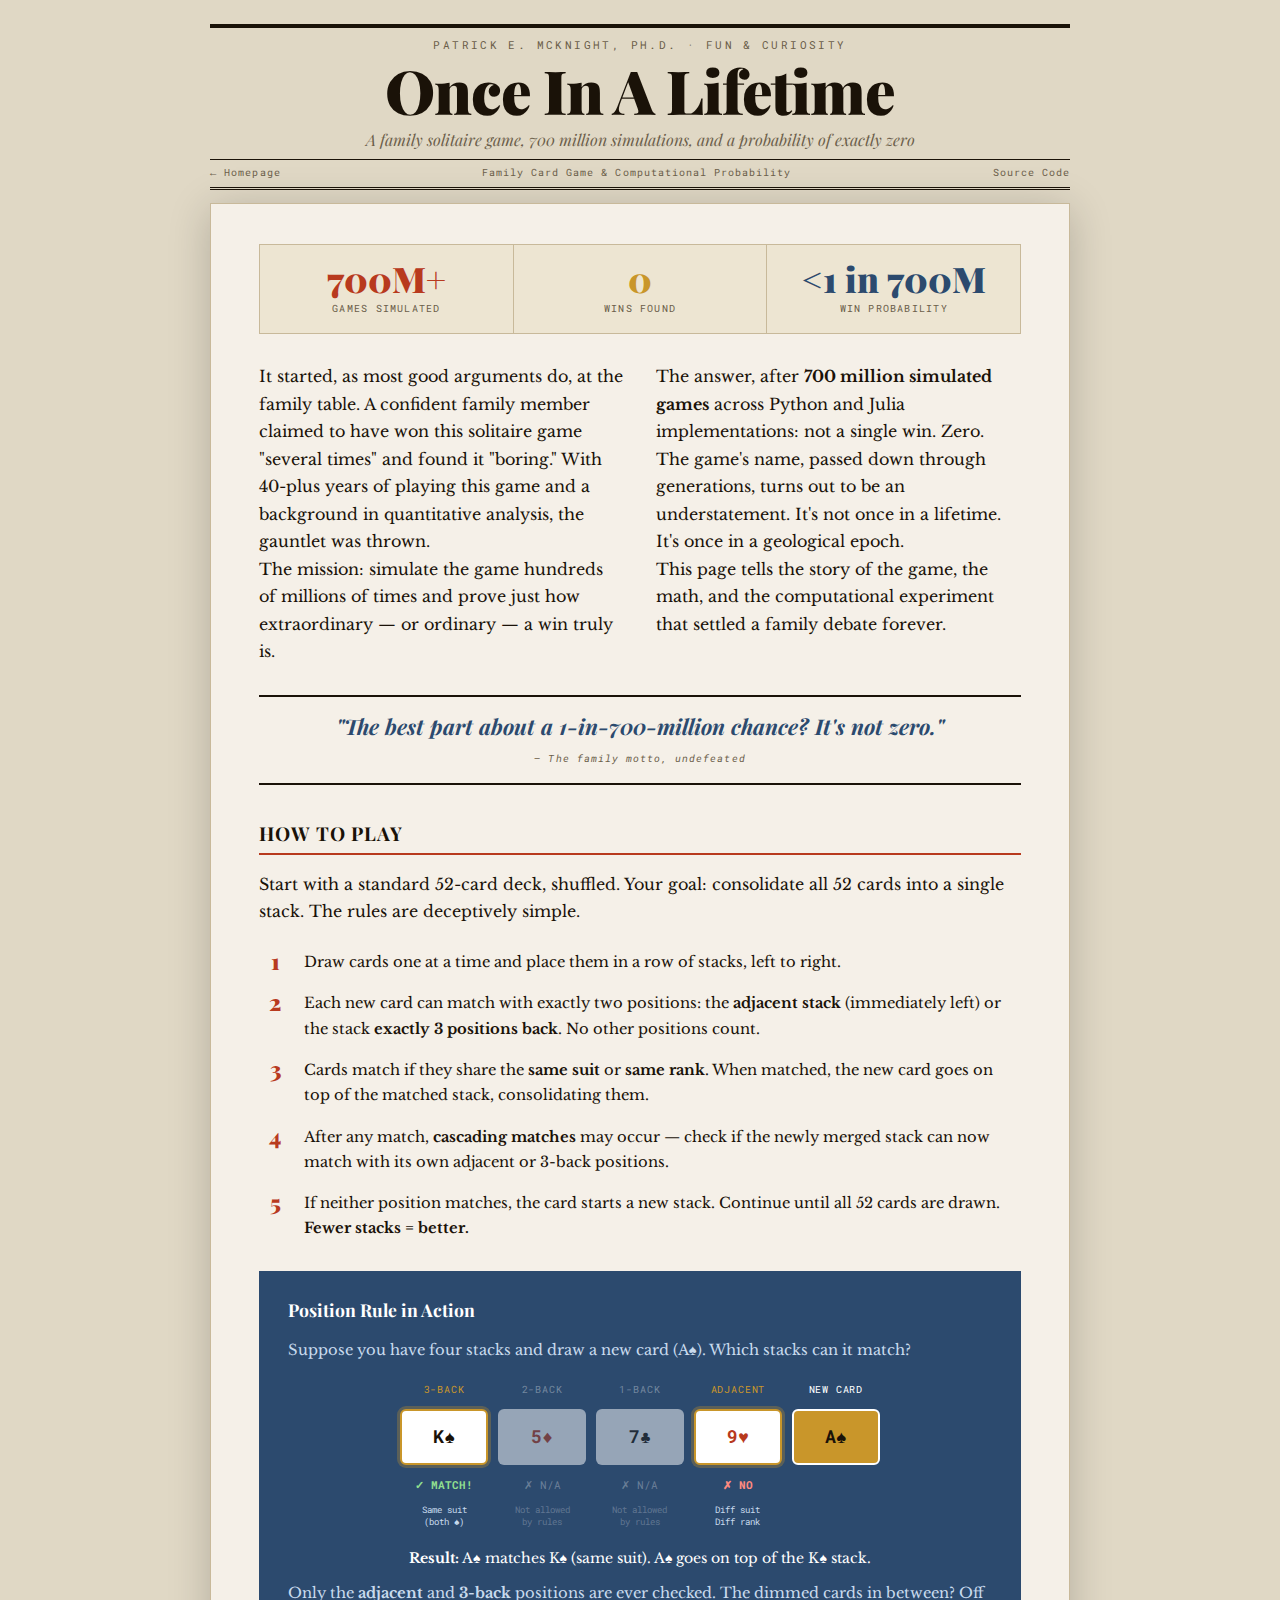
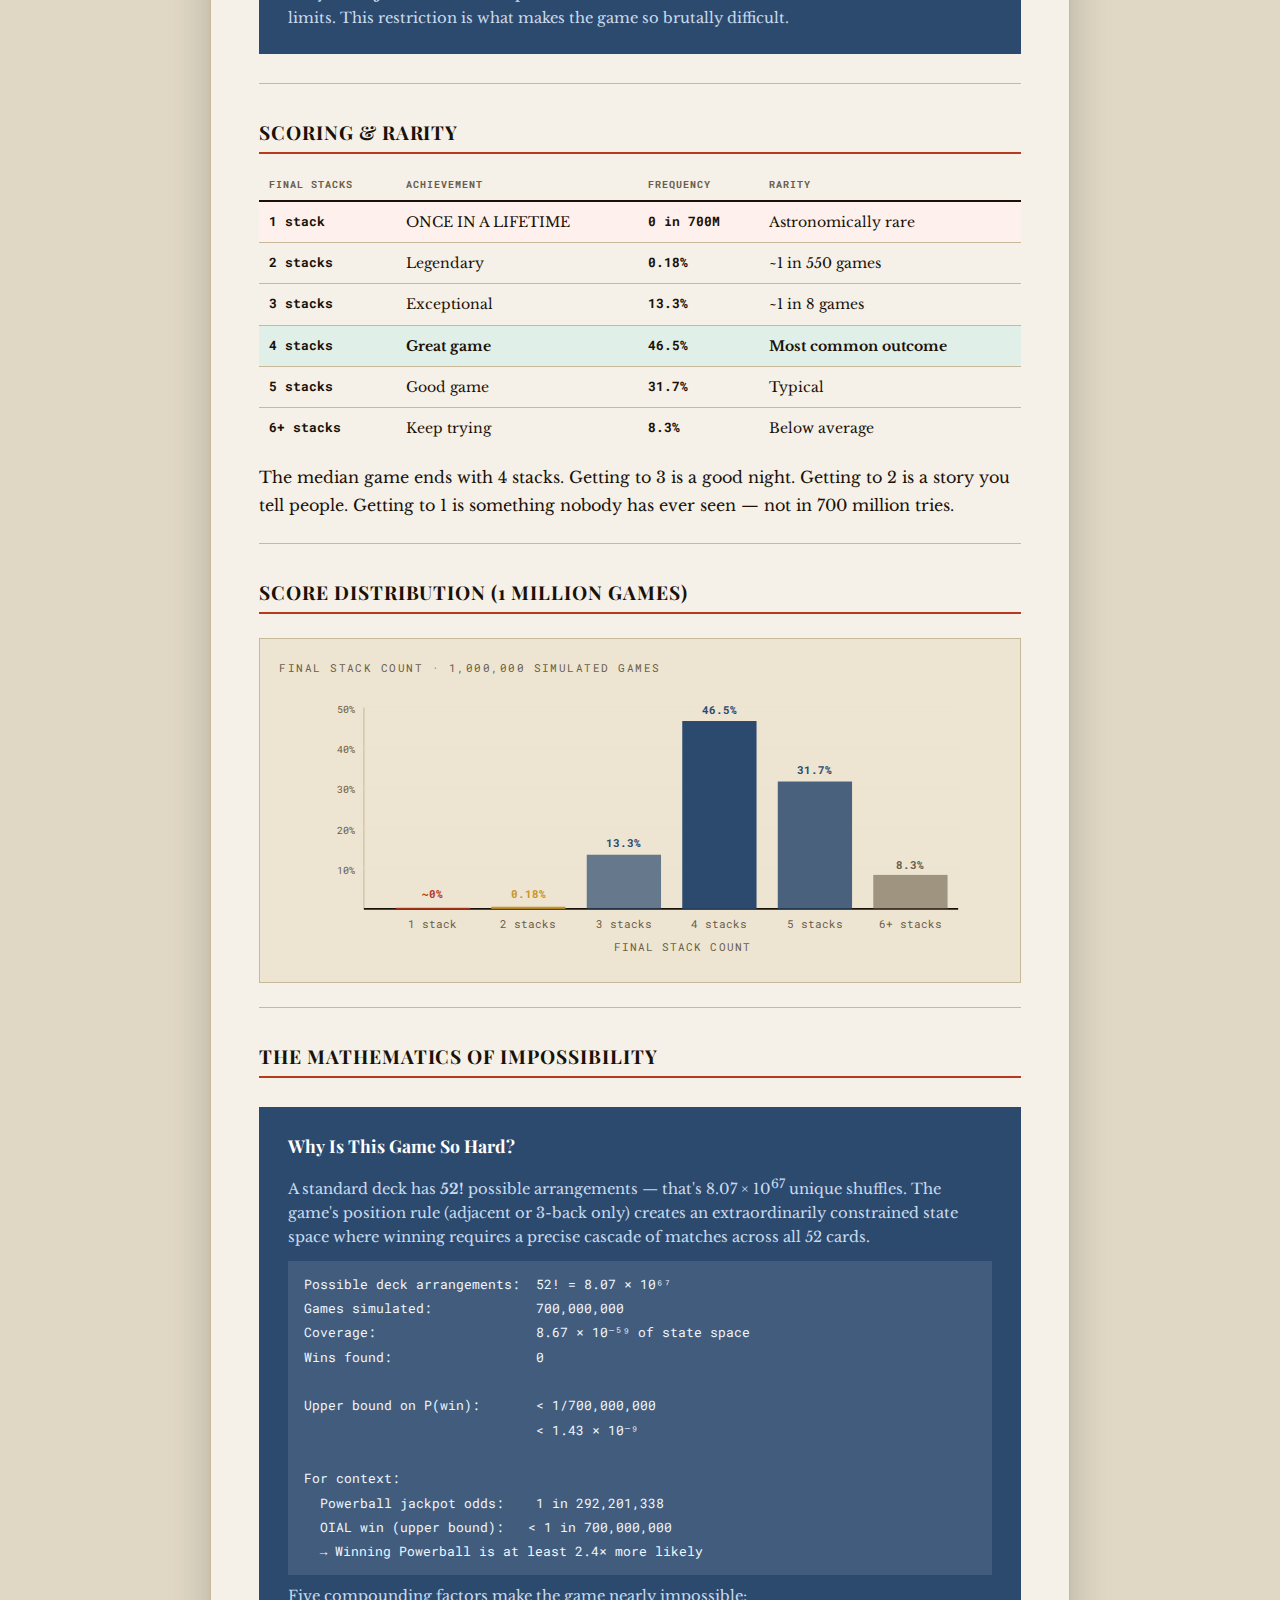
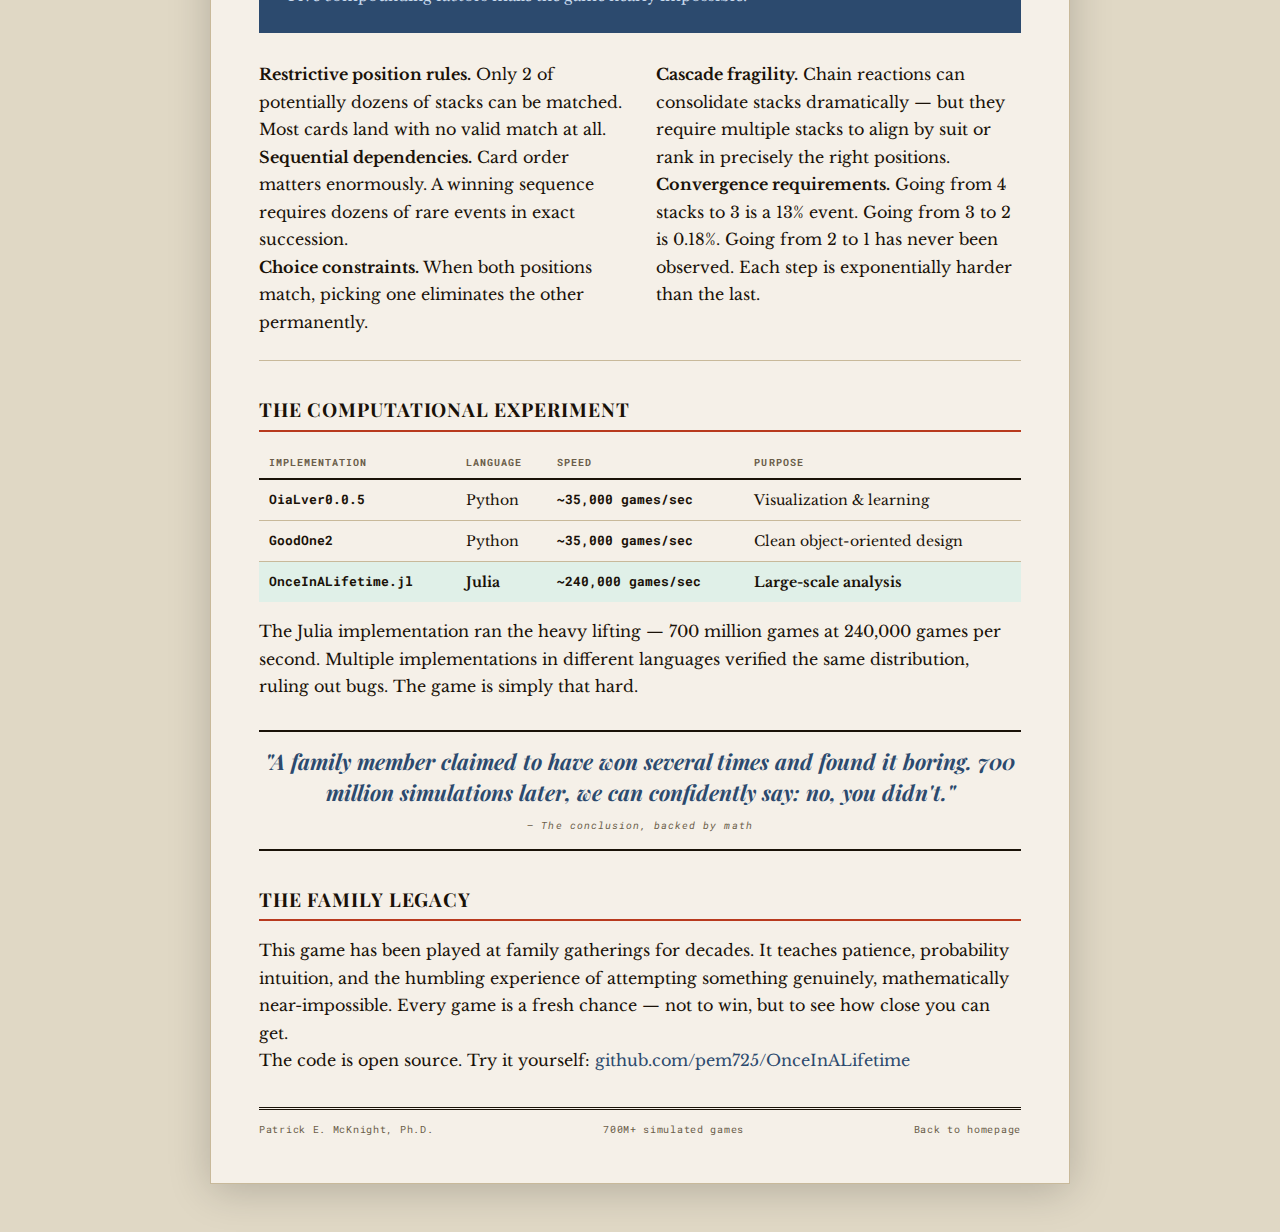
<file: oial/index.html>
<!DOCTYPE html>
<html lang="en">
<head>
<meta charset="UTF-8">
<meta name="viewport" content="width=device-width, initial-scale=1.0">
<title>Once In A Lifetime — Patrick E. McKnight, Ph.D.</title>
<link href="https://fonts.googleapis.com/css2?family=Playfair+Display:ital,wght@0,400;0,700;0,900;1,400;1,700&family=Libre+Baskerville:ital,wght@0,400;0,700;1,400&family=Roboto+Mono:wght@400;600&display=swap" rel="stylesheet">
<style>
:root{--ink:#1a1208;--cream:#f5f0e8;--aged:#e0d8c5;--rust:#b83a1e;--steel:#2c4a6e;--gold:#c9962a;--muted:#6b5e4a;--div:#c8b99a;--card:#ede5d2;--green:#2a6e3f}
*,*::before,*::after{box-sizing:border-box;margin:0;padding:0}
body{background:var(--aged);color:var(--ink);font-family:'Libre Baskerville',Georgia,serif;font-size:16px;line-height:1.72;padding:1.5rem 1rem 3rem}
a{color:var(--steel);text-decoration:none;border-bottom:1px solid transparent;transition:border-color .2s}
a:hover{border-bottom-color:var(--rust)}

.masthead{max-width:860px;margin:0 auto;text-align:center;border-top:4px solid var(--ink);padding:.5rem 0 0}
.kicker{font-family:'Roboto Mono',monospace;font-size:.68rem;letter-spacing:.22em;text-transform:uppercase;color:var(--muted)}
.title{font-family:'Playfair Display',serif;font-size:clamp(2.2rem,6vw,3.8rem);font-weight:900;line-height:1.1;letter-spacing:-.02em;margin:.15rem 0}
.subtitle{font-family:'Playfair Display',serif;font-style:italic;font-size:1rem;color:var(--muted);margin:.1rem 0 .3rem}
.datebar{display:flex;justify-content:space-between;font-family:'Roboto Mono',monospace;font-size:.65rem;color:var(--muted);letter-spacing:.1em;border-top:1px solid var(--ink);border-bottom:3px double var(--ink);padding:.3rem 0;margin-top:.3rem;flex-wrap:wrap;gap:.2rem}

.paper{max-width:860px;margin:.8rem auto 0;background:var(--cream);padding:2.5rem 3rem 2.8rem;box-shadow:0 6px 40px rgba(0,0,0,.2);border:1px solid var(--div)}
@media(max-width:600px){.paper{padding:1.6rem 1.4rem}}

.stat-row{display:grid;grid-template-columns:repeat(3,1fr);gap:1px;background:var(--div);border:1px solid var(--div);margin:0 0 1.8rem}
@media(max-width:460px){.stat-row{grid-template-columns:1fr 1fr}}
.sc{background:var(--card);padding:1rem .8rem;text-align:center}
.sc .v{font-family:'Playfair Display',serif;font-size:2.2rem;font-weight:900;line-height:1}
.sc .v.bad{color:var(--rust)}.sc .v.steel{color:var(--steel)}.sc .v.gold{color:var(--gold)}
.sc .l{font-family:'Roboto Mono',monospace;font-size:.63rem;letter-spacing:.12em;text-transform:uppercase;color:var(--muted);margin-top:.25rem}

.sh{font-family:'Playfair Display',serif;font-size:1.2rem;font-weight:700;text-transform:uppercase;letter-spacing:.05em;border-bottom:2px solid var(--rust);padding-bottom:.2rem;margin:2rem 0 1rem}

.two-col{display:grid;grid-template-columns:1fr 1fr;gap:2rem;margin:1.4rem 0}
@media(max-width:580px){.two-col{grid-template-columns:1fr}}

.pull{border-top:2px solid var(--ink);border-bottom:2px solid var(--ink);padding:.9rem 0;margin:1.8rem 0;text-align:center}
.pull p{font-family:'Playfair Display',serif;font-size:1.35rem;font-weight:700;font-style:italic;color:var(--steel);line-height:1.45}
.pull cite{font-family:'Roboto Mono',monospace;font-size:.65rem;color:var(--muted);letter-spacing:.1em;display:block;margin-top:.5rem}

.box{background:var(--steel);color:#dce8f5;padding:1.5rem 1.8rem;margin:1.8rem 0}
.box h3{font-family:'Playfair Display',serif;font-size:1.1rem;font-weight:700;color:#fff;margin-bottom:.8rem}
.box p{font-size:.92rem;color:#c8daed;line-height:1.65;margin-bottom:.7rem}
.box p:last-child{margin-bottom:0}
.math{font-family:'Roboto Mono',monospace;background:rgba(255,255,255,.1);padding:.7rem 1rem;font-size:.8rem;color:#eef6ff;margin:.6rem 0;line-height:1.9;white-space:pre-wrap}

.chart-wrap{background:var(--card);border:1px solid var(--div);padding:1.2rem;margin:1.5rem 0;overflow-x:auto}
.chart-label{font-family:'Roboto Mono',monospace;font-size:.66rem;letter-spacing:.14em;text-transform:uppercase;color:var(--muted);margin-bottom:.6rem}
svg.chart{width:100%;height:auto;display:block}

table.rules{width:100%;border-collapse:collapse;font-size:.88rem;margin:1rem 0}
table.rules th{font-family:'Roboto Mono',monospace;font-size:.63rem;letter-spacing:.1em;text-transform:uppercase;color:var(--muted);border-bottom:2px solid var(--ink);padding:.4rem .6rem;text-align:left}
table.rules td{padding:.5rem .6rem;border-bottom:1px solid var(--div);vertical-align:top}
table.rules tr:last-child td{border-bottom:none}
table.rules .mono{font-family:'Roboto Mono',monospace;font-size:.82rem;font-weight:700}
table.rules .hl td{background:#e0f0e8;font-weight:700}
table.rules .rare td{background:#fef0ec}

/* card visuals */
.card-demo{display:flex;gap:.4rem;flex-wrap:wrap;margin:.8rem 0;justify-content:center}
.card{width:42px;height:60px;background:#fff;border:1.5px solid var(--div);border-radius:4px;display:flex;align-items:center;justify-content:center;font-family:'Roboto Mono',monospace;font-size:.75rem;font-weight:700;box-shadow:0 1px 3px rgba(0,0,0,.1)}
.card.red{color:var(--rust)}.card.black{color:var(--ink)}
.card.highlight{border-color:var(--gold);box-shadow:0 0 0 2px rgba(201,150,42,.4)}
.card.stack{margin-top:-45px;position:relative}

.step{display:grid;grid-template-columns:32px 1fr;gap:.8rem;margin-bottom:1rem;align-items:start}
.step-num{font-family:'Playfair Display',serif;font-size:1.4rem;font-weight:900;color:var(--rust);text-align:center;line-height:1}
.step p{margin:0;font-size:.92rem}

.footer{border-top:3px double var(--ink);padding-top:.7rem;margin-top:2rem;display:flex;justify-content:space-between;flex-wrap:wrap;gap:.3rem;font-family:'Roboto Mono',monospace;font-size:.63rem;color:var(--muted);letter-spacing:.07em}
hr{border:none;border-top:1px solid var(--div);margin:1.5rem 0}
</style>
</head>
<body>

<div class="masthead">
  <div class="kicker"><a href="../" style="color:inherit;border:none">Patrick E. McKnight, Ph.D.</a> · Fun &amp; Curiosity</div>
  <div class="title">Once In A Lifetime</div>
  <div class="subtitle">A family solitaire game, 700 million simulations, and a probability of exactly zero</div>
  <div class="datebar">
    <span><a href="../" style="color:inherit;border:none">&larr; Homepage</a></span>
    <span>Family Card Game &amp; Computational Probability</span>
    <span><a href="https://github.com/pem725/OnceInALifetime" style="color:inherit;border:none">Source Code</a></span>
  </div>
</div>

<div class="paper">

  <div class="stat-row">
    <div class="sc"><div class="v bad">700M+</div><div class="l">Games Simulated</div></div>
    <div class="sc"><div class="v gold">0</div><div class="l">Wins Found</div></div>
    <div class="sc"><div class="v steel">&lt;1 in 700M</div><div class="l">Win Probability</div></div>
  </div>

  <!-- THE STORY -->
  <div class="two-col">
    <div>
      <p>It started, as most good arguments do, at the family table. A confident family member claimed to have won this solitaire game "several times" and found it "boring." With 40-plus years of playing this game and a background in quantitative analysis, the gauntlet was thrown.</p>
      <p>The mission: simulate the game hundreds of millions of times and prove just how extraordinary — or ordinary — a win truly is.</p>
    </div>
    <div>
      <p>The answer, after <strong>700 million simulated games</strong> across Python and Julia implementations: not a single win. Zero. The game's name, passed down through generations, turns out to be an understatement. It's not once in a lifetime. It's once in a geological epoch.</p>
      <p>This page tells the story of the game, the math, and the computational experiment that settled a family debate forever.</p>
    </div>
  </div>

  <div class="pull">
    <p>"The best part about a 1-in-700-million chance? It's not zero."</p>
    <cite>— The family motto, undefeated</cite>
  </div>

  <!-- HOW TO PLAY -->
  <h2 class="sh">How to Play</h2>

  <p>Start with a standard 52-card deck, shuffled. Your goal: consolidate all 52 cards into a single stack. The rules are deceptively simple.</p>

  <div style="margin:1.5rem 0">
    <div class="step">
      <div class="step-num">1</div>
      <div><p>Draw cards one at a time and place them in a row of stacks, left to right.</p></div>
    </div>
    <div class="step">
      <div class="step-num">2</div>
      <div><p>Each new card can match with exactly two positions: the <strong>adjacent stack</strong> (immediately left) or the stack <strong>exactly 3 positions back</strong>. No other positions count.</p></div>
    </div>
    <div class="step">
      <div class="step-num">3</div>
      <div><p>Cards match if they share the <strong>same suit</strong> or <strong>same rank</strong>. When matched, the new card goes on top of the matched stack, consolidating them.</p></div>
    </div>
    <div class="step">
      <div class="step-num">4</div>
      <div><p>After any match, <strong>cascading matches</strong> may occur — check if the newly merged stack can now match with its own adjacent or 3-back positions.</p></div>
    </div>
    <div class="step">
      <div class="step-num">5</div>
      <div><p>If neither position matches, the card starts a new stack. Continue until all 52 cards are drawn. <strong>Fewer stacks = better.</strong></p></div>
    </div>
  </div>

  <!-- EXAMPLE -->
  <div class="box">
    <h3>Position Rule in Action</h3>
    <p>Suppose you have four stacks and draw a new card (A&#9824;). Which stacks can it match?</p>

    <!-- Visual card layout -->
    <div style="display:grid;grid-template-columns:repeat(5,1fr);gap:.6rem;max-width:480px;margin:1.2rem auto;text-align:center">
      <!-- Position labels -->
      <div style="font-family:'Roboto Mono',monospace;font-size:.65rem;color:var(--gold);letter-spacing:.08em">3-BACK</div>
      <div style="font-family:'Roboto Mono',monospace;font-size:.65rem;color:rgba(255,255,255,.35);letter-spacing:.08em">2-BACK</div>
      <div style="font-family:'Roboto Mono',monospace;font-size:.65rem;color:rgba(255,255,255,.35);letter-spacing:.08em">1-BACK</div>
      <div style="font-family:'Roboto Mono',monospace;font-size:.65rem;color:var(--gold);letter-spacing:.08em">ADJACENT</div>
      <div style="font-family:'Roboto Mono',monospace;font-size:.65rem;color:#fff;letter-spacing:.08em">NEW CARD</div>
      <!-- Cards -->
      <div style="background:#fff;color:#1a1208;border-radius:6px;padding:.7rem .4rem;font-family:'Roboto Mono',monospace;font-size:1.1rem;font-weight:700;border:2px solid var(--gold);box-shadow:0 0 0 3px rgba(201,150,42,.3)">K&#9824;</div>
      <div style="background:#fff;color:#b83a1e;border-radius:6px;padding:.7rem .4rem;font-family:'Roboto Mono',monospace;font-size:1.1rem;font-weight:700;border:2px solid rgba(255,255,255,.15);opacity:.5">5&#9830;</div>
      <div style="background:#fff;color:#1a1208;border-radius:6px;padding:.7rem .4rem;font-family:'Roboto Mono',monospace;font-size:1.1rem;font-weight:700;border:2px solid rgba(255,255,255,.15);opacity:.5">7&#9827;</div>
      <div style="background:#fff;color:#b83a1e;border-radius:6px;padding:.7rem .4rem;font-family:'Roboto Mono',monospace;font-size:1.1rem;font-weight:700;border:2px solid var(--gold);box-shadow:0 0 0 3px rgba(201,150,42,.3)">9&#9829;</div>
      <div style="background:var(--gold);color:#1a1208;border-radius:6px;padding:.7rem .4rem;font-family:'Roboto Mono',monospace;font-size:1.1rem;font-weight:700;border:2px solid #fff">A&#9824;</div>
      <!-- Check/X labels -->
      <div style="font-family:'Roboto Mono',monospace;font-size:.7rem;color:#8fdf8f;font-weight:700">&#10003; MATCH!</div>
      <div style="font-family:'Roboto Mono',monospace;font-size:.7rem;color:rgba(255,255,255,.3)">&#10007; N/A</div>
      <div style="font-family:'Roboto Mono',monospace;font-size:.7rem;color:rgba(255,255,255,.3)">&#10007; N/A</div>
      <div style="font-family:'Roboto Mono',monospace;font-size:.7rem;color:#ff8a80;font-weight:700">&#10007; NO</div>
      <div></div>
      <!-- Reason labels -->
      <div style="font-family:'Roboto Mono',monospace;font-size:.58rem;color:#c8daed;line-height:1.3">Same suit<br>(both &#9824;)</div>
      <div style="font-family:'Roboto Mono',monospace;font-size:.58rem;color:rgba(255,255,255,.25);line-height:1.3">Not allowed<br>by rules</div>
      <div style="font-family:'Roboto Mono',monospace;font-size:.58rem;color:rgba(255,255,255,.25);line-height:1.3">Not allowed<br>by rules</div>
      <div style="font-family:'Roboto Mono',monospace;font-size:.58rem;color:#c8daed;line-height:1.3">Diff suit<br>Diff rank</div>
      <div></div>
    </div>

    <p style="text-align:center;margin-top:1rem;font-size:.88rem;color:#fff"><strong>Result:</strong> A&#9824; matches K&#9824; (same suit). A&#9824; goes on top of the K&#9824; stack.</p>
    <p>Only the <strong>adjacent</strong> and <strong>3-back</strong> positions are ever checked. The dimmed cards in between? Off limits. This restriction is what makes the game so brutally difficult.</p>
  </div>

  <hr>

  <!-- SCORING -->
  <h2 class="sh">Scoring &amp; Rarity</h2>

  <table class="rules">
    <thead>
      <tr><th>Final Stacks</th><th>Achievement</th><th>Frequency</th><th>Rarity</th></tr>
    </thead>
    <tbody>
      <tr class="rare"><td class="mono">1 stack</td><td>ONCE IN A LIFETIME</td><td class="mono">0 in 700M</td><td>Astronomically rare</td></tr>
      <tr><td class="mono">2 stacks</td><td>Legendary</td><td class="mono">0.18%</td><td>~1 in 550 games</td></tr>
      <tr><td class="mono">3 stacks</td><td>Exceptional</td><td class="mono">13.3%</td><td>~1 in 8 games</td></tr>
      <tr class="hl"><td class="mono">4 stacks</td><td>Great game</td><td class="mono">46.5%</td><td>Most common outcome</td></tr>
      <tr><td class="mono">5 stacks</td><td>Good game</td><td class="mono">31.7%</td><td>Typical</td></tr>
      <tr><td class="mono">6+ stacks</td><td>Keep trying</td><td class="mono">8.3%</td><td>Below average</td></tr>
    </tbody>
  </table>

  <p>The median game ends with 4 stacks. Getting to 3 is a good night. Getting to 2 is a story you tell people. Getting to 1 is something nobody has ever seen — not in 700 million tries.</p>

  <hr>

  <!-- DISTRIBUTION CHART -->
  <h2 class="sh">Score Distribution (1 Million Games)</h2>

  <div class="chart-wrap">
    <div class="chart-label">Final stack count &middot; 1,000,000 simulated games</div>
    <svg class="chart" viewBox="0 0 680 260" xmlns="http://www.w3.org/2000/svg">
      <!-- Y axis -->
      <line x1="80" y1="20" x2="80" y2="210" stroke="#c8b99a" stroke-width="1"/>
      <line x1="80" y1="210" x2="640" y2="210" stroke="#1a1208" stroke-width="1.5"/>

      <!-- Y labels (percentage) -->
      <text x="72" y="25" text-anchor="end" font-family="Roboto Mono" font-size="9" fill="#6b5e4a">50%</text>
      <line x1="78" y1="20" x2="640" y2="20" stroke="#e8e0cf" stroke-width="0.5"/>
      <text x="72" y="63" text-anchor="end" font-family="Roboto Mono" font-size="9" fill="#6b5e4a">40%</text>
      <line x1="78" y1="58" x2="640" y2="58" stroke="#e8e0cf" stroke-width="0.5"/>
      <text x="72" y="101" text-anchor="end" font-family="Roboto Mono" font-size="9" fill="#6b5e4a">30%</text>
      <line x1="78" y1="96" x2="640" y2="96" stroke="#e8e0cf" stroke-width="0.5"/>
      <text x="72" y="139" text-anchor="end" font-family="Roboto Mono" font-size="9" fill="#6b5e4a">20%</text>
      <line x1="78" y1="134" x2="640" y2="134" stroke="#e8e0cf" stroke-width="0.5"/>
      <text x="72" y="177" text-anchor="end" font-family="Roboto Mono" font-size="9" fill="#6b5e4a">10%</text>
      <line x1="78" y1="172" x2="640" y2="172" stroke="#e8e0cf" stroke-width="0.5"/>

      <!-- Scale: 50% = y20, 0% = y210. Each 1% = 3.8px. y = 210 - pct*3.8 -->
      <!-- Bars: 1=0%, 2=0.18%, 3=13.3%, 4=46.5%, 5=31.7%, 6+=8.3% -->

      <!-- 1 stack: ~0% — show tiny sliver -->
      <rect x="110" y="209" width="70" height="1" fill="#b83a1e"/>
      <text x="145" y="200" text-anchor="middle" font-family="Roboto Mono" font-size="10" fill="#b83a1e" font-weight="700">~0%</text>
      <text x="145" y="228" text-anchor="middle" font-family="Roboto Mono" font-size="10" fill="#6b5e4a">1 stack</text>

      <!-- 2 stacks: 0.18% → h=0.68px, show min 2px -->
      <rect x="200" y="208" width="70" height="2" fill="#c9962a"/>
      <text x="235" y="200" text-anchor="middle" font-family="Roboto Mono" font-size="10" fill="#c9962a" font-weight="700">0.18%</text>
      <text x="235" y="228" text-anchor="middle" font-family="Roboto Mono" font-size="10" fill="#6b5e4a">2 stacks</text>

      <!-- 3 stacks: 13.3% → h=50.5px, y=159.5 -->
      <rect x="290" y="159" width="70" height="51" fill="#2c4a6e" opacity="0.7"/>
      <text x="325" y="152" text-anchor="middle" font-family="Roboto Mono" font-size="10" fill="#2c4a6e" font-weight="700">13.3%</text>
      <text x="325" y="228" text-anchor="middle" font-family="Roboto Mono" font-size="10" fill="#6b5e4a">3 stacks</text>

      <!-- 4 stacks: 46.5% → h=176.7px, y=33.3 -->
      <rect x="380" y="33" width="70" height="177" fill="#2c4a6e"/>
      <text x="415" y="26" text-anchor="middle" font-family="Roboto Mono" font-size="10" fill="#2c4a6e" font-weight="700">46.5%</text>
      <text x="415" y="228" text-anchor="middle" font-family="Roboto Mono" font-size="10" fill="#6b5e4a">4 stacks</text>

      <!-- 5 stacks: 31.7% → h=120.5px, y=89.5 -->
      <rect x="470" y="90" width="70" height="120" fill="#2c4a6e" opacity="0.85"/>
      <text x="505" y="83" text-anchor="middle" font-family="Roboto Mono" font-size="10" fill="#2c4a6e" font-weight="700">31.7%</text>
      <text x="505" y="228" text-anchor="middle" font-family="Roboto Mono" font-size="10" fill="#6b5e4a">5 stacks</text>

      <!-- 6+ stacks: 8.3% → h=31.5px, y=178.5 -->
      <rect x="560" y="178" width="70" height="32" fill="#6b5e4a" opacity="0.6"/>
      <text x="595" y="172" text-anchor="middle" font-family="Roboto Mono" font-size="10" fill="#6b5e4a" font-weight="700">8.3%</text>
      <text x="595" y="228" text-anchor="middle" font-family="Roboto Mono" font-size="10" fill="#6b5e4a">6+ stacks</text>

      <!-- X axis label -->
      <text x="380" y="250" text-anchor="middle" font-family="Roboto Mono" font-size="10" fill="#6b5e4a" letter-spacing="0.1em">FINAL STACK COUNT</text>
    </svg>
  </div>

  <hr>

  <!-- THE MATH -->
  <h2 class="sh">The Mathematics of Impossibility</h2>

  <div class="box">
    <h3>Why Is This Game So Hard?</h3>
    <p>A standard deck has <strong>52!</strong> possible arrangements — that's 8.07 &times; 10<sup>67</sup> unique shuffles. The game's position rule (adjacent or 3-back only) creates an extraordinarily constrained state space where winning requires a precise cascade of matches across all 52 cards.</p>
    <div class="math">Possible deck arrangements:  52! = 8.07 × 10⁶⁷
Games simulated:             700,000,000
Coverage:                    8.67 × 10⁻⁵⁹ of state space
Wins found:                  0

Upper bound on P(win):       < 1/700,000,000
                             < 1.43 × 10⁻⁹

For context:
  Powerball jackpot odds:    1 in 292,201,338
  OIAL win (upper bound):   < 1 in 700,000,000
  → Winning Powerball is at least 2.4× more likely</div>
    <p>Five compounding factors make the game nearly impossible:</p>
  </div>

  <div class="two-col">
    <div>
      <p><strong>Restrictive position rules.</strong> Only 2 of potentially dozens of stacks can be matched. Most cards land with no valid match at all.</p>
      <p><strong>Sequential dependencies.</strong> Card order matters enormously. A winning sequence requires dozens of rare events in exact succession.</p>
      <p><strong>Choice constraints.</strong> When both positions match, picking one eliminates the other permanently.</p>
    </div>
    <div>
      <p><strong>Cascade fragility.</strong> Chain reactions can consolidate stacks dramatically — but they require multiple stacks to align by suit or rank in precisely the right positions.</p>
      <p><strong>Convergence requirements.</strong> Going from 4 stacks to 3 is a 13% event. Going from 3 to 2 is 0.18%. Going from 2 to 1 has never been observed. Each step is exponentially harder than the last.</p>
    </div>
  </div>

  <hr>

  <!-- THE EXPERIMENT -->
  <h2 class="sh">The Computational Experiment</h2>

  <table class="rules">
    <thead>
      <tr><th>Implementation</th><th>Language</th><th>Speed</th><th>Purpose</th></tr>
    </thead>
    <tbody>
      <tr><td class="mono">OiaLver0.0.5</td><td>Python</td><td class="mono">~35,000 games/sec</td><td>Visualization &amp; learning</td></tr>
      <tr><td class="mono">GoodOne2</td><td>Python</td><td class="mono">~35,000 games/sec</td><td>Clean object-oriented design</td></tr>
      <tr class="hl"><td class="mono">OnceInALifetime.jl</td><td>Julia</td><td class="mono">~240,000 games/sec</td><td>Large-scale analysis</td></tr>
    </tbody>
  </table>

  <p>The Julia implementation ran the heavy lifting — 700 million games at 240,000 games per second. Multiple implementations in different languages verified the same distribution, ruling out bugs. The game is simply that hard.</p>

  <div class="pull">
    <p>"A family member claimed to have won several times and found it boring. 700 million simulations later, we can confidently say: no, you didn't."</p>
    <cite>— The conclusion, backed by math</cite>
  </div>

  <!-- LEGACY -->
  <h2 class="sh">The Family Legacy</h2>

  <p>This game has been played at family gatherings for decades. It teaches patience, probability intuition, and the humbling experience of attempting something genuinely, mathematically near-impossible. Every game is a fresh chance — not to win, but to see how close you can get.</p>

  <p>The code is open source. Try it yourself: <a href="https://github.com/pem725/OnceInALifetime">github.com/pem725/OnceInALifetime</a></p>

  <div class="footer">
    <span>Patrick E. McKnight, Ph.D.</span>
    <span>700M+ simulated games</span>
    <span><a href="../" style="color:inherit">Back to homepage</a></span>
  </div>

</div>

</body>
</html>
</file>
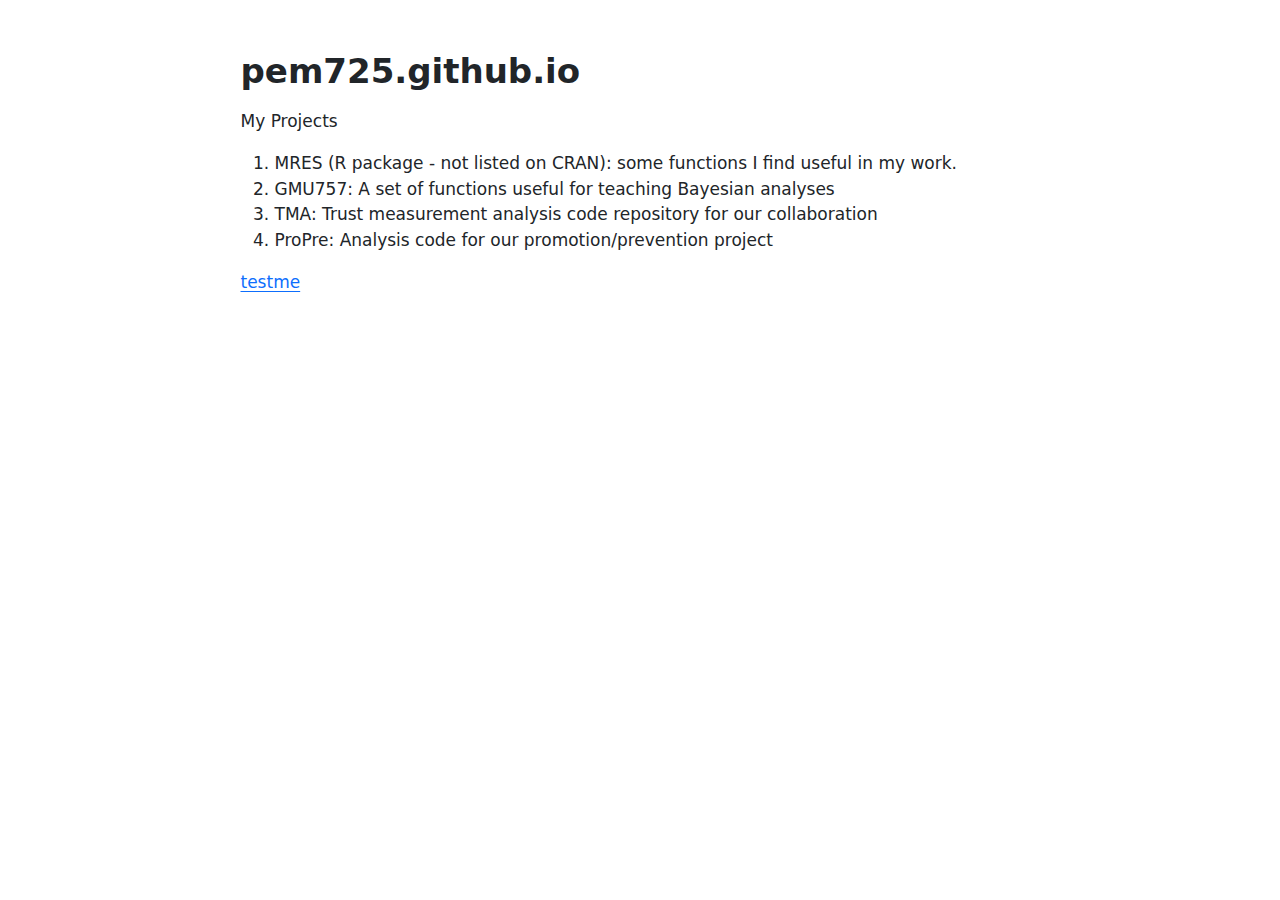
<file: README.html>
<!DOCTYPE html>
<html xmlns="http://www.w3.org/1999/xhtml" lang="en" xml:lang="en"><head>

<meta charset="utf-8">
<meta name="generator" content="quarto-1.5.16">

<meta name="viewport" content="width=device-width, initial-scale=1.0, user-scalable=yes">


<title>readme</title>
<style>
code{white-space: pre-wrap;}
span.smallcaps{font-variant: small-caps;}
div.columns{display: flex; gap: min(4vw, 1.5em);}
div.column{flex: auto; overflow-x: auto;}
div.hanging-indent{margin-left: 1.5em; text-indent: -1.5em;}
ul.task-list{list-style: none;}
ul.task-list li input[type="checkbox"] {
  width: 0.8em;
  margin: 0 0.8em 0.2em -1em; /* quarto-specific, see https://github.com/quarto-dev/quarto-cli/issues/4556 */ 
  vertical-align: middle;
}
</style>


<script src="README_files/libs/clipboard/clipboard.min.js"></script>
<script src="README_files/libs/quarto-html/quarto.js"></script>
<script src="README_files/libs/quarto-html/popper.min.js"></script>
<script src="README_files/libs/quarto-html/tippy.umd.min.js"></script>
<script src="README_files/libs/quarto-html/anchor.min.js"></script>
<link href="README_files/libs/quarto-html/tippy.css" rel="stylesheet">
<link href="README_files/libs/quarto-html/quarto-syntax-highlighting.css" rel="stylesheet" id="quarto-text-highlighting-styles">
<script src="README_files/libs/bootstrap/bootstrap.min.js"></script>
<link href="README_files/libs/bootstrap/bootstrap-icons.css" rel="stylesheet">
<link href="README_files/libs/bootstrap/bootstrap.min.css" rel="stylesheet" id="quarto-bootstrap" data-mode="light">


</head>

<body class="fullcontent">

<div id="quarto-content" class="page-columns page-rows-contents page-layout-article">

<main class="content" id="quarto-document-content">




<section id="pem725.github.io" class="level1">
<h1>pem725.github.io</h1>
<p>My Projects</p>
<ol type="1">
<li>MRES (R package - not listed on CRAN): some functions I find useful in my work.</li>
<li>GMU757: A set of functions useful for teaching Bayesian analyses</li>
<li>TMA: Trust measurement analysis code repository for our collaboration</li>
<li>ProPre: Analysis code for our promotion/prevention project</li>
</ol>
<p><a href="./_book/index.html">testme</a></p>
</section>

</main>
<!-- /main column -->
<script id="quarto-html-after-body" type="application/javascript">
window.document.addEventListener("DOMContentLoaded", function (event) {
  const toggleBodyColorMode = (bsSheetEl) => {
    const mode = bsSheetEl.getAttribute("data-mode");
    const bodyEl = window.document.querySelector("body");
    if (mode === "dark") {
      bodyEl.classList.add("quarto-dark");
      bodyEl.classList.remove("quarto-light");
    } else {
      bodyEl.classList.add("quarto-light");
      bodyEl.classList.remove("quarto-dark");
    }
  }
  const toggleBodyColorPrimary = () => {
    const bsSheetEl = window.document.querySelector("link#quarto-bootstrap");
    if (bsSheetEl) {
      toggleBodyColorMode(bsSheetEl);
    }
  }
  toggleBodyColorPrimary();  
  const icon = "";
  const anchorJS = new window.AnchorJS();
  anchorJS.options = {
    placement: 'right',
    icon: icon
  };
  anchorJS.add('.anchored');
  const isCodeAnnotation = (el) => {
    for (const clz of el.classList) {
      if (clz.startsWith('code-annotation-')) {                     
        return true;
      }
    }
    return false;
  }
  const clipboard = new window.ClipboardJS('.code-copy-button', {
    text: function(trigger) {
      const codeEl = trigger.previousElementSibling.cloneNode(true);
      for (const childEl of codeEl.children) {
        if (isCodeAnnotation(childEl)) {
          childEl.remove();
        }
      }
      return codeEl.innerText;
    }
  });
  clipboard.on('success', function(e) {
    // button target
    const button = e.trigger;
    // don't keep focus
    button.blur();
    // flash "checked"
    button.classList.add('code-copy-button-checked');
    var currentTitle = button.getAttribute("title");
    button.setAttribute("title", "Copied!");
    let tooltip;
    if (window.bootstrap) {
      button.setAttribute("data-bs-toggle", "tooltip");
      button.setAttribute("data-bs-placement", "left");
      button.setAttribute("data-bs-title", "Copied!");
      tooltip = new bootstrap.Tooltip(button, 
        { trigger: "manual", 
          customClass: "code-copy-button-tooltip",
          offset: [0, -8]});
      tooltip.show();    
    }
    setTimeout(function() {
      if (tooltip) {
        tooltip.hide();
        button.removeAttribute("data-bs-title");
        button.removeAttribute("data-bs-toggle");
        button.removeAttribute("data-bs-placement");
      }
      button.setAttribute("title", currentTitle);
      button.classList.remove('code-copy-button-checked');
    }, 1000);
    // clear code selection
    e.clearSelection();
  });
  function tippyHover(el, contentFn, onTriggerFn, onUntriggerFn) {
    const config = {
      allowHTML: true,
      maxWidth: 500,
      delay: 100,
      arrow: false,
      appendTo: function(el) {
          return el.parentElement;
      },
      interactive: true,
      interactiveBorder: 10,
      theme: 'quarto',
      placement: 'bottom-start',
    };
    if (contentFn) {
      config.content = contentFn;
    }
    if (onTriggerFn) {
      config.onTrigger = onTriggerFn;
    }
    if (onUntriggerFn) {
      config.onUntrigger = onUntriggerFn;
    }
    window.tippy(el, config); 
  }
  const noterefs = window.document.querySelectorAll('a[role="doc-noteref"]');
  for (var i=0; i<noterefs.length; i++) {
    const ref = noterefs[i];
    tippyHover(ref, function() {
      // use id or data attribute instead here
      let href = ref.getAttribute('data-footnote-href') || ref.getAttribute('href');
      try { href = new URL(href).hash; } catch {}
      const id = href.replace(/^#\/?/, "");
      const note = window.document.getElementById(id);
      return note.innerHTML;
    });
  }
  const xrefs = window.document.querySelectorAll('a.quarto-xref');
  const processXRef = (id, note) => {
    // Strip column container classes
    const stripColumnClz = (el) => {
      el.classList.remove("page-full", "page-columns");
      if (el.children) {
        for (const child of el.children) {
          stripColumnClz(child);
        }
      }
    }
    stripColumnClz(note)
    if (id === null || id.startsWith('sec-')) {
      // Special case sections, only their first couple elements
      const container = document.createElement("div");
      if (note.children && note.children.length > 2) {
        container.appendChild(note.children[0].cloneNode(true));
        for (let i = 1; i < note.children.length; i++) {
          const child = note.children[i];
          if (child.tagName === "P" && child.innerText === "") {
            continue;
          } else {
            container.appendChild(child.cloneNode(true));
            break;
          }
        }
        if (window.Quarto?.typesetMath) {
          window.Quarto.typesetMath(container);
        }
        return container.innerHTML
      } else {
        if (window.Quarto?.typesetMath) {
          window.Quarto.typesetMath(note);
        }
        return note.innerHTML;
      }
    } else {
      // Remove any anchor links if they are present
      const anchorLink = note.querySelector('a.anchorjs-link');
      if (anchorLink) {
        anchorLink.remove();
      }
      if (window.Quarto?.typesetMath) {
        window.Quarto.typesetMath(note);
      }
      // TODO in 1.5, we should make sure this works without a callout special case
      if (note.classList.contains("callout")) {
        return note.outerHTML;
      } else {
        return note.innerHTML;
      }
    }
  }
  for (var i=0; i<xrefs.length; i++) {
    const xref = xrefs[i];
    tippyHover(xref, undefined, function(instance) {
      instance.disable();
      let url = xref.getAttribute('href');
      let hash = undefined; 
      if (url.startsWith('#')) {
        hash = url;
      } else {
        try { hash = new URL(url).hash; } catch {}
      }
      if (hash) {
        const id = hash.replace(/^#\/?/, "");
        const note = window.document.getElementById(id);
        if (note !== null) {
          try {
            const html = processXRef(id, note.cloneNode(true));
            instance.setContent(html);
          } finally {
            instance.enable();
            instance.show();
          }
        } else {
          // See if we can fetch this
          fetch(url.split('#')[0])
          .then(res => res.text())
          .then(html => {
            const parser = new DOMParser();
            const htmlDoc = parser.parseFromString(html, "text/html");
            const note = htmlDoc.getElementById(id);
            if (note !== null) {
              const html = processXRef(id, note);
              instance.setContent(html);
            } 
          }).finally(() => {
            instance.enable();
            instance.show();
          });
        }
      } else {
        // See if we can fetch a full url (with no hash to target)
        // This is a special case and we should probably do some content thinning / targeting
        fetch(url)
        .then(res => res.text())
        .then(html => {
          const parser = new DOMParser();
          const htmlDoc = parser.parseFromString(html, "text/html");
          const note = htmlDoc.querySelector('main.content');
          if (note !== null) {
            // This should only happen for chapter cross references
            // (since there is no id in the URL)
            // remove the first header
            if (note.children.length > 0 && note.children[0].tagName === "HEADER") {
              note.children[0].remove();
            }
            const html = processXRef(null, note);
            instance.setContent(html);
          } 
        }).finally(() => {
          instance.enable();
          instance.show();
        });
      }
    }, function(instance) {
    });
  }
      let selectedAnnoteEl;
      const selectorForAnnotation = ( cell, annotation) => {
        let cellAttr = 'data-code-cell="' + cell + '"';
        let lineAttr = 'data-code-annotation="' +  annotation + '"';
        const selector = 'span[' + cellAttr + '][' + lineAttr + ']';
        return selector;
      }
      const selectCodeLines = (annoteEl) => {
        const doc = window.document;
        const targetCell = annoteEl.getAttribute("data-target-cell");
        const targetAnnotation = annoteEl.getAttribute("data-target-annotation");
        const annoteSpan = window.document.querySelector(selectorForAnnotation(targetCell, targetAnnotation));
        const lines = annoteSpan.getAttribute("data-code-lines").split(",");
        const lineIds = lines.map((line) => {
          return targetCell + "-" + line;
        })
        let top = null;
        let height = null;
        let parent = null;
        if (lineIds.length > 0) {
            //compute the position of the single el (top and bottom and make a div)
            const el = window.document.getElementById(lineIds[0]);
            top = el.offsetTop;
            height = el.offsetHeight;
            parent = el.parentElement.parentElement;
          if (lineIds.length > 1) {
            const lastEl = window.document.getElementById(lineIds[lineIds.length - 1]);
            const bottom = lastEl.offsetTop + lastEl.offsetHeight;
            height = bottom - top;
          }
          if (top !== null && height !== null && parent !== null) {
            // cook up a div (if necessary) and position it 
            let div = window.document.getElementById("code-annotation-line-highlight");
            if (div === null) {
              div = window.document.createElement("div");
              div.setAttribute("id", "code-annotation-line-highlight");
              div.style.position = 'absolute';
              parent.appendChild(div);
            }
            div.style.top = top - 2 + "px";
            div.style.height = height + 4 + "px";
            div.style.left = 0;
            let gutterDiv = window.document.getElementById("code-annotation-line-highlight-gutter");
            if (gutterDiv === null) {
              gutterDiv = window.document.createElement("div");
              gutterDiv.setAttribute("id", "code-annotation-line-highlight-gutter");
              gutterDiv.style.position = 'absolute';
              const codeCell = window.document.getElementById(targetCell);
              const gutter = codeCell.querySelector('.code-annotation-gutter');
              gutter.appendChild(gutterDiv);
            }
            gutterDiv.style.top = top - 2 + "px";
            gutterDiv.style.height = height + 4 + "px";
          }
          selectedAnnoteEl = annoteEl;
        }
      };
      const unselectCodeLines = () => {
        const elementsIds = ["code-annotation-line-highlight", "code-annotation-line-highlight-gutter"];
        elementsIds.forEach((elId) => {
          const div = window.document.getElementById(elId);
          if (div) {
            div.remove();
          }
        });
        selectedAnnoteEl = undefined;
      };
        // Handle positioning of the toggle
    window.addEventListener(
      "resize",
      throttle(() => {
        elRect = undefined;
        if (selectedAnnoteEl) {
          selectCodeLines(selectedAnnoteEl);
        }
      }, 10)
    );
    function throttle(fn, ms) {
    let throttle = false;
    let timer;
      return (...args) => {
        if(!throttle) { // first call gets through
            fn.apply(this, args);
            throttle = true;
        } else { // all the others get throttled
            if(timer) clearTimeout(timer); // cancel #2
            timer = setTimeout(() => {
              fn.apply(this, args);
              timer = throttle = false;
            }, ms);
        }
      };
    }
      // Attach click handler to the DT
      const annoteDls = window.document.querySelectorAll('dt[data-target-cell]');
      for (const annoteDlNode of annoteDls) {
        annoteDlNode.addEventListener('click', (event) => {
          const clickedEl = event.target;
          if (clickedEl !== selectedAnnoteEl) {
            unselectCodeLines();
            const activeEl = window.document.querySelector('dt[data-target-cell].code-annotation-active');
            if (activeEl) {
              activeEl.classList.remove('code-annotation-active');
            }
            selectCodeLines(clickedEl);
            clickedEl.classList.add('code-annotation-active');
          } else {
            // Unselect the line
            unselectCodeLines();
            clickedEl.classList.remove('code-annotation-active');
          }
        });
      }
  const findCites = (el) => {
    const parentEl = el.parentElement;
    if (parentEl) {
      const cites = parentEl.dataset.cites;
      if (cites) {
        return {
          el,
          cites: cites.split(' ')
        };
      } else {
        return findCites(el.parentElement)
      }
    } else {
      return undefined;
    }
  };
  var bibliorefs = window.document.querySelectorAll('a[role="doc-biblioref"]');
  for (var i=0; i<bibliorefs.length; i++) {
    const ref = bibliorefs[i];
    const citeInfo = findCites(ref);
    if (citeInfo) {
      tippyHover(citeInfo.el, function() {
        var popup = window.document.createElement('div');
        citeInfo.cites.forEach(function(cite) {
          var citeDiv = window.document.createElement('div');
          citeDiv.classList.add('hanging-indent');
          citeDiv.classList.add('csl-entry');
          var biblioDiv = window.document.getElementById('ref-' + cite);
          if (biblioDiv) {
            citeDiv.innerHTML = biblioDiv.innerHTML;
          }
          popup.appendChild(citeDiv);
        });
        return popup.innerHTML;
      });
    }
  }
});
</script>
</div> <!-- /content -->




</body></html>
</file>
<file: _book/site_libs/quarto-html/tippy.css>
.tippy-box[data-animation=fade][data-state=hidden]{opacity:0}[data-tippy-root]{max-width:calc(100vw - 10px)}.tippy-box{position:relative;background-color:#333;color:#fff;border-radius:4px;font-size:14px;line-height:1.4;white-space:normal;outline:0;transition-property:transform,visibility,opacity}.tippy-box[data-placement^=top]>.tippy-arrow{bottom:0}.tippy-box[data-placement^=top]>.tippy-arrow:before{bottom:-7px;left:0;border-width:8px 8px 0;border-top-color:initial;transform-origin:center top}.tippy-box[data-placement^=bottom]>.tippy-arrow{top:0}.tippy-box[data-placement^=bottom]>.tippy-arrow:before{top:-7px;left:0;border-width:0 8px 8px;border-bottom-color:initial;transform-origin:center bottom}.tippy-box[data-placement^=left]>.tippy-arrow{right:0}.tippy-box[data-placement^=left]>.tippy-arrow:before{border-width:8px 0 8px 8px;border-left-color:initial;right:-7px;transform-origin:center left}.tippy-box[data-placement^=right]>.tippy-arrow{left:0}.tippy-box[data-placement^=right]>.tippy-arrow:before{left:-7px;border-width:8px 8px 8px 0;border-right-color:initial;transform-origin:center right}.tippy-box[data-inertia][data-state=visible]{transition-timing-function:cubic-bezier(.54,1.5,.38,1.11)}.tippy-arrow{width:16px;height:16px;color:#333}.tippy-arrow:before{content:"";position:absolute;border-color:transparent;border-style:solid}.tippy-content{position:relative;padding:5px 9px;z-index:1}
</file>
<file: _book/site_libs/quarto-html/quarto-syntax-highlighting.css>
/* quarto syntax highlight colors */
:root {
  --quarto-hl-ot-color: #003B4F;
  --quarto-hl-at-color: #657422;
  --quarto-hl-ss-color: #20794D;
  --quarto-hl-an-color: #5E5E5E;
  --quarto-hl-fu-color: #4758AB;
  --quarto-hl-st-color: #20794D;
  --quarto-hl-cf-color: #003B4F;
  --quarto-hl-op-color: #5E5E5E;
  --quarto-hl-er-color: #AD0000;
  --quarto-hl-bn-color: #AD0000;
  --quarto-hl-al-color: #AD0000;
  --quarto-hl-va-color: #111111;
  --quarto-hl-bu-color: inherit;
  --quarto-hl-ex-color: inherit;
  --quarto-hl-pp-color: #AD0000;
  --quarto-hl-in-color: #5E5E5E;
  --quarto-hl-vs-color: #20794D;
  --quarto-hl-wa-color: #5E5E5E;
  --quarto-hl-do-color: #5E5E5E;
  --quarto-hl-im-color: #00769E;
  --quarto-hl-ch-color: #20794D;
  --quarto-hl-dt-color: #AD0000;
  --quarto-hl-fl-color: #AD0000;
  --quarto-hl-co-color: #5E5E5E;
  --quarto-hl-cv-color: #5E5E5E;
  --quarto-hl-cn-color: #8f5902;
  --quarto-hl-sc-color: #5E5E5E;
  --quarto-hl-dv-color: #AD0000;
  --quarto-hl-kw-color: #003B4F;
}

/* other quarto variables */
:root {
  --quarto-font-monospace: SFMono-Regular, Menlo, Monaco, Consolas, "Liberation Mono", "Courier New", monospace;
}

pre > code.sourceCode > span {
  color: #003B4F;
}

code span {
  color: #003B4F;
}

code.sourceCode > span {
  color: #003B4F;
}

div.sourceCode,
div.sourceCode pre.sourceCode {
  color: #003B4F;
}

code span.ot {
  color: #003B4F;
  font-style: inherit;
}

code span.at {
  color: #657422;
  font-style: inherit;
}

code span.ss {
  color: #20794D;
  font-style: inherit;
}

code span.an {
  color: #5E5E5E;
  font-style: inherit;
}

code span.fu {
  color: #4758AB;
  font-style: inherit;
}

code span.st {
  color: #20794D;
  font-style: inherit;
}

code span.cf {
  color: #003B4F;
  font-weight: bold;
  font-style: inherit;
}

code span.op {
  color: #5E5E5E;
  font-style: inherit;
}

code span.er {
  color: #AD0000;
  font-style: inherit;
}

code span.bn {
  color: #AD0000;
  font-style: inherit;
}

code span.al {
  color: #AD0000;
  font-style: inherit;
}

code span.va {
  color: #111111;
  font-style: inherit;
}

code span.bu {
  font-style: inherit;
}

code span.ex {
  font-style: inherit;
}

code span.pp {
  color: #AD0000;
  font-style: inherit;
}

code span.in {
  color: #5E5E5E;
  font-style: inherit;
}

code span.vs {
  color: #20794D;
  font-style: inherit;
}

code span.wa {
  color: #5E5E5E;
  font-style: italic;
}

code span.do {
  color: #5E5E5E;
  font-style: italic;
}

code span.im {
  color: #00769E;
  font-style: inherit;
}

code span.ch {
  color: #20794D;
  font-style: inherit;
}

code span.dt {
  color: #AD0000;
  font-style: inherit;
}

code span.fl {
  color: #AD0000;
  font-style: inherit;
}

code span.co {
  color: #5E5E5E;
  font-style: inherit;
}

code span.cv {
  color: #5E5E5E;
  font-style: italic;
}

code span.cn {
  color: #8f5902;
  font-style: inherit;
}

code span.sc {
  color: #5E5E5E;
  font-style: inherit;
}

code span.dv {
  color: #AD0000;
  font-style: inherit;
}

code span.kw {
  color: #003B4F;
  font-weight: bold;
  font-style: inherit;
}

.prevent-inlining {
  content: "</";
}

/*# sourceMappingURL=debc5d5d77c3f9108843748ff7464032.css.map */
</file>
<file: README_files/libs/quarto-html/tippy.css>
.tippy-box[data-animation=fade][data-state=hidden]{opacity:0}[data-tippy-root]{max-width:calc(100vw - 10px)}.tippy-box{position:relative;background-color:#333;color:#fff;border-radius:4px;font-size:14px;line-height:1.4;white-space:normal;outline:0;transition-property:transform,visibility,opacity}.tippy-box[data-placement^=top]>.tippy-arrow{bottom:0}.tippy-box[data-placement^=top]>.tippy-arrow:before{bottom:-7px;left:0;border-width:8px 8px 0;border-top-color:initial;transform-origin:center top}.tippy-box[data-placement^=bottom]>.tippy-arrow{top:0}.tippy-box[data-placement^=bottom]>.tippy-arrow:before{top:-7px;left:0;border-width:0 8px 8px;border-bottom-color:initial;transform-origin:center bottom}.tippy-box[data-placement^=left]>.tippy-arrow{right:0}.tippy-box[data-placement^=left]>.tippy-arrow:before{border-width:8px 0 8px 8px;border-left-color:initial;right:-7px;transform-origin:center left}.tippy-box[data-placement^=right]>.tippy-arrow{left:0}.tippy-box[data-placement^=right]>.tippy-arrow:before{left:-7px;border-width:8px 8px 8px 0;border-right-color:initial;transform-origin:center right}.tippy-box[data-inertia][data-state=visible]{transition-timing-function:cubic-bezier(.54,1.5,.38,1.11)}.tippy-arrow{width:16px;height:16px;color:#333}.tippy-arrow:before{content:"";position:absolute;border-color:transparent;border-style:solid}.tippy-content{position:relative;padding:5px 9px;z-index:1}
</file>
<file: README_files/libs/quarto-html/quarto-syntax-highlighting.css>
/* quarto syntax highlight colors */
:root {
  --quarto-hl-ot-color: #003B4F;
  --quarto-hl-at-color: #657422;
  --quarto-hl-ss-color: #20794D;
  --quarto-hl-an-color: #5E5E5E;
  --quarto-hl-fu-color: #4758AB;
  --quarto-hl-st-color: #20794D;
  --quarto-hl-cf-color: #003B4F;
  --quarto-hl-op-color: #5E5E5E;
  --quarto-hl-er-color: #AD0000;
  --quarto-hl-bn-color: #AD0000;
  --quarto-hl-al-color: #AD0000;
  --quarto-hl-va-color: #111111;
  --quarto-hl-bu-color: inherit;
  --quarto-hl-ex-color: inherit;
  --quarto-hl-pp-color: #AD0000;
  --quarto-hl-in-color: #5E5E5E;
  --quarto-hl-vs-color: #20794D;
  --quarto-hl-wa-color: #5E5E5E;
  --quarto-hl-do-color: #5E5E5E;
  --quarto-hl-im-color: #00769E;
  --quarto-hl-ch-color: #20794D;
  --quarto-hl-dt-color: #AD0000;
  --quarto-hl-fl-color: #AD0000;
  --quarto-hl-co-color: #5E5E5E;
  --quarto-hl-cv-color: #5E5E5E;
  --quarto-hl-cn-color: #8f5902;
  --quarto-hl-sc-color: #5E5E5E;
  --quarto-hl-dv-color: #AD0000;
  --quarto-hl-kw-color: #003B4F;
}

/* other quarto variables */
:root {
  --quarto-font-monospace: SFMono-Regular, Menlo, Monaco, Consolas, "Liberation Mono", "Courier New", monospace;
}

pre > code.sourceCode > span {
  color: #003B4F;
}

code span {
  color: #003B4F;
}

code.sourceCode > span {
  color: #003B4F;
}

div.sourceCode,
div.sourceCode pre.sourceCode {
  color: #003B4F;
}

code span.ot {
  color: #003B4F;
  font-style: inherit;
}

code span.at {
  color: #657422;
  font-style: inherit;
}

code span.ss {
  color: #20794D;
  font-style: inherit;
}

code span.an {
  color: #5E5E5E;
  font-style: inherit;
}

code span.fu {
  color: #4758AB;
  font-style: inherit;
}

code span.st {
  color: #20794D;
  font-style: inherit;
}

code span.cf {
  color: #003B4F;
  font-weight: bold;
  font-style: inherit;
}

code span.op {
  color: #5E5E5E;
  font-style: inherit;
}

code span.er {
  color: #AD0000;
  font-style: inherit;
}

code span.bn {
  color: #AD0000;
  font-style: inherit;
}

code span.al {
  color: #AD0000;
  font-style: inherit;
}

code span.va {
  color: #111111;
  font-style: inherit;
}

code span.bu {
  font-style: inherit;
}

code span.ex {
  font-style: inherit;
}

code span.pp {
  color: #AD0000;
  font-style: inherit;
}

code span.in {
  color: #5E5E5E;
  font-style: inherit;
}

code span.vs {
  color: #20794D;
  font-style: inherit;
}

code span.wa {
  color: #5E5E5E;
  font-style: italic;
}

code span.do {
  color: #5E5E5E;
  font-style: italic;
}

code span.im {
  color: #00769E;
  font-style: inherit;
}

code span.ch {
  color: #20794D;
  font-style: inherit;
}

code span.dt {
  color: #AD0000;
  font-style: inherit;
}

code span.fl {
  color: #AD0000;
  font-style: inherit;
}

code span.co {
  color: #5E5E5E;
  font-style: inherit;
}

code span.cv {
  color: #5E5E5E;
  font-style: italic;
}

code span.cn {
  color: #8f5902;
  font-style: inherit;
}

code span.sc {
  color: #5E5E5E;
  font-style: inherit;
}

code span.dv {
  color: #AD0000;
  font-style: inherit;
}

code span.kw {
  color: #003B4F;
  font-weight: bold;
  font-style: inherit;
}

.prevent-inlining {
  content: "</";
}

/*# sourceMappingURL=debc5d5d77c3f9108843748ff7464032.css.map */
</file>
